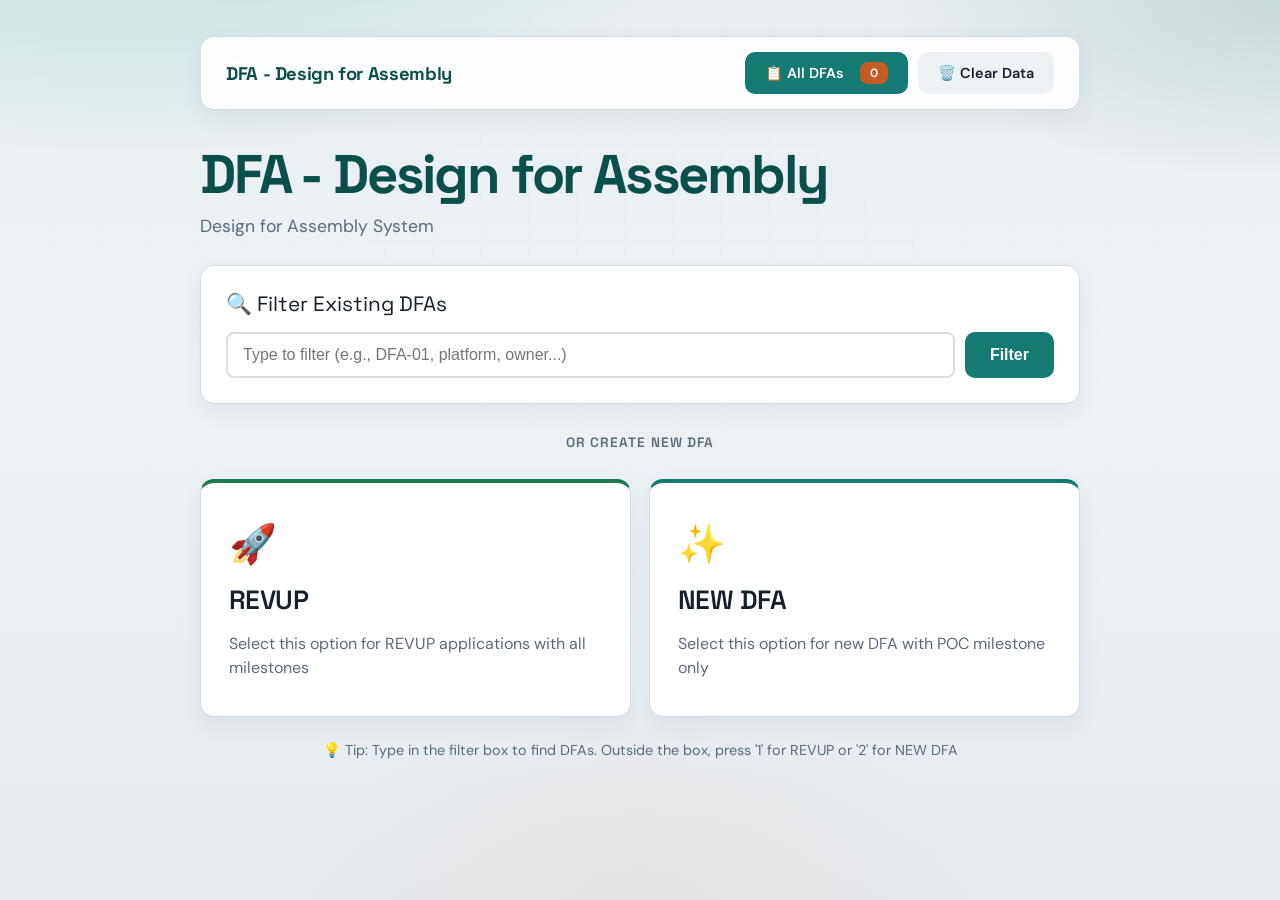
<file: index.html>
<!DOCTYPE html>
<html lang="en">
<head>
    <meta charset="UTF-8">
    <meta name="viewport" content="width=device-width, initial-scale=1.0">
    <link rel="preconnect" href="https://fonts.googleapis.com">
    <link rel="preconnect" href="https://fonts.gstatic.com" crossorigin>
    <link href="https://fonts.googleapis.com/css2?family=DM+Sans:ital,opsz,wght@0,9..40,400;0,9..40,500;0,9..40,600;0,9..40,700;1,9..40,400&family=Space+Grotesk:wght@500;600;700&display=swap" rel="stylesheet">
    <link rel="stylesheet" href="theme.css">

    <title>DFA - Design for Assembly</title>
    
    <style>
        * {
            margin: 0;
            padding: 0;
            box-sizing: border-box;
        }

        body {
            font-family: 'DM Sans', sans-serif;
            background: linear-gradient(145deg, #083B37 0%, #147A72 55%, #1A9B8E 100%);
            min-height: 100vh;
            display: flex;
            justify-content: center;
            align-items: center;
            padding: 20px;
        }

        .container {
            max-width: 900px;
            width: 100%;
        }

        /* Top Navigation Bar */
        .top-nav {
            background: white;
            padding: 15px 25px;
            border-radius: 15px;
            margin-bottom: 20px;
            box-shadow: 0 5px 15px rgba(0, 0, 0, 0.2);
            display: flex;
            justify-content: space-between;
            align-items: center;
            animation: fadeInDown 0.6s ease;
        }

        .nav-brand {
            font-size: 1.2rem;
            font-weight: 700;
            color: #147A72;
            display: flex;
            align-items: center;
            gap: 8px;
        }

        .nav-buttons {
            display: flex;
            gap: 10px;
        }

        .nav-btn {
            padding: 10px 20px;
            background: #147A72;
            color: white;
            border: none;
            border-radius: 8px;
            cursor: pointer;
            font-weight: 600;
            font-size: 0.9rem;
            transition: all 0.3s ease;
            display: inline-flex;
            align-items: center;
            gap: 8px;
            text-decoration: none;
        }

        .nav-btn:hover {
            background: #0F6660;
            transform: translateY(-2px);
            box-shadow: 0 5px 15px rgba(20, 122, 114, 0.3);
        }

        .nav-btn.secondary {
            background: #f1f1f1;
            color: #333;
        }

        .nav-btn.secondary:hover {
            background: #e0e0e0;
        }

        .header {
            text-align: center;
            color: white;
            margin-bottom: 50px;
            animation: fadeInDown 0.8s ease;
        }

        .header h1 {
            font-size: 3rem;
            margin-bottom: 10px;
            text-shadow: 2px 2px 4px rgba(0, 0, 0, 0.3);
        }

        .subtitle {
            font-size: 1.2rem;
            opacity: 0.9;
        }

        /* Search Section */
        .search-section {
            background: white;
            padding: 25px;
            border-radius: 15px;
            margin-bottom: 30px;
            box-shadow: 0 10px 30px rgba(0, 0, 0, 0.2);
            animation: fadeInDown 0.6s ease;
        }

        .search-title {
            font-size: 1.3rem;
            color: #333;
            margin-bottom: 15px;
            display: flex;
            align-items: center;
            gap: 10px;
        }

        .search-container {
            display: flex;
            gap: 10px;
        }

        .search-input {
            flex: 1;
            padding: 12px 15px;
            border: 2px solid #ddd;
            border-radius: 8px;
            font-size: 1rem;
            transition: all 0.3s ease;
        }

        .search-input:focus {
            outline: none;
            border-color: #147A72;
            box-shadow: 0 0 0 3px rgba(20, 122, 114, 0.1);
        }

        .search-btn {
            padding: 12px 25px;
            background: #147A72;
            color: white;
            border: none;
            border-radius: 8px;
            font-size: 1rem;
            font-weight: 600;
            cursor: pointer;
            transition: all 0.3s ease;
        }

        .search-btn:hover {
            background: #0F6660;
            transform: translateY(-2px);
        }

        .search-result {
            margin-top: 15px;
            padding: 15px;
            background: #f8f9fa;
            border-radius: 8px;
            display: none;
        }

        .search-result.show {
            display: block;
            animation: fadeIn 0.3s ease;
        }

        .search-result.error {
            background: #fee;
            color: #c33;
        }

        .search-result.success {
            background: #efe;
            color: #363;
        }

        .filter-results {
            margin-top: 14px;
            display: none;
            max-height: 320px;
            overflow-y: auto;
            border: 1px solid #D3DBE3;
            border-radius: 10px;
            background: #fff;
        }

        .filter-results.show {
            display: block;
        }

        .filter-meta {
            padding: 10px 14px;
            font-size: 0.85rem;
            color: #5C6B7A;
            border-bottom: 1px solid #E8EEF0;
            background: #F7F9FA;
        }

        .filter-item {
            display: flex;
            align-items: center;
            justify-content: space-between;
            gap: 12px;
            padding: 12px 14px;
            border-bottom: 1px solid #EEF2F4;
            cursor: pointer;
            transition: background 0.15s ease;
        }

        .filter-item:last-child {
            border-bottom: none;
        }

        .filter-item:hover {
            background: #E6F5F3;
        }

        .filter-item-main {
            min-width: 0;
        }

        .filter-item-id {
            font-weight: 700;
            color: #0B4F4A;
            font-family: 'Space Grotesk', sans-serif;
        }

        .filter-item-meta {
            font-size: 0.82rem;
            color: #5C6B7A;
            margin-top: 2px;
        }

        .filter-type {
            flex-shrink: 0;
            padding: 4px 10px;
            border-radius: 999px;
            font-size: 0.75rem;
            font-weight: 700;
        }

        .filter-type.revup {
            background: #E6F5ED;
            color: #1B7A4E;
        }

        .filter-type.newdfa {
            background: #E6F5F3;
            color: #0B4F4A;
        }

        .filter-empty {
            padding: 16px 14px;
            color: #5C6B7A;
            font-size: 0.9rem;
        }

        .divider {
            text-align: center;
            color: white;
            margin: 30px 0;
            font-size: 1.1rem;
            font-weight: 600;
        }

        .selection-container {
            display: grid;
            grid-template-columns: repeat(auto-fit, minmax(300px, 1fr));
            gap: 30px;
            padding: 20px;
        }

        .selection-card {
            background: white;
            border-radius: 15px;
            padding: 40px 30px;
            text-align: center;
            cursor: pointer;
            transition: all 0.3s ease;
            box-shadow: 0 10px 30px rgba(0, 0, 0, 0.2);
            animation: fadeInUp 0.8s ease;
            position: relative;
            overflow: hidden;
        }

        .selection-card::before {
            content: '';
            position: absolute;
            top: 0;
            left: -100%;
            width: 100%;
            height: 100%;
            background: linear-gradient(90deg, transparent, rgba(255, 255, 255, 0.3), transparent);
            transition: left 0.5s;
        }

        .selection-card:hover::before {
            left: 100%;
        }

        .selection-card:hover {
            transform: translateY(-10px);
            box-shadow: 0 15px 40px rgba(0, 0, 0, 0.3);
        }

        .selection-card:active {
            transform: translateY(-5px) scale(0.98);
        }

        .icon {
            font-size: 4rem;
            margin-bottom: 20px;
            animation: bounce 2s infinite;
        }

        .selection-card:nth-child(1) .icon {
            animation-delay: 0s;
        }

        .selection-card:nth-child(2) .icon {
            animation-delay: 0.2s;
        }

        .selection-card h2 {
            color: #333;
            font-size: 2rem;
            margin-bottom: 15px;
            font-weight: 600;
        }

        .selection-card p {
            color: #666;
            font-size: 1rem;
            line-height: 1.5;
        }

        .revup-card {
            border-top: 5px solid #1B7A4E;
        }

        .newdfa-card {
            border-top: 5px solid #147A72;
        }

        /* Animations */
        @keyframes fadeInDown {
            from {
                opacity: 0;
                transform: translateY(-30px);
            }
            to {
                opacity: 1;
                transform: translateY(0);
            }
        }

        @keyframes fadeInUp {
            from {
                opacity: 0;
                transform: translateY(30px);
            }
            to {
                opacity: 1;
                transform: translateY(0);
            }
        }

        @keyframes fadeIn {
            from { opacity: 0; }
            to { opacity: 1; }
        }

        @keyframes bounce {
            0%, 20%, 50%, 80%, 100% {
                transform: translateY(0);
            }
            40% {
                transform: translateY(-10px);
            }
            60% {
                transform: translateY(-5px);
            }
        }

        /* Loading overlay */
        .loading-overlay {
            position: fixed;
            top: 0;
            left: 0;
            width: 100%;
            height: 100%;
            background: rgba(0, 0, 0, 0.8);
            display: none;
            justify-content: center;
            align-items: center;
            z-index: 1000;
            flex-direction: column;
            gap: 20px;
        }

        .loading-overlay.active {
            display: flex;
        }

        .spinner {
            width: 50px;
            height: 50px;
            border: 5px solid #f3f3f3;
            border-top: 5px solid #147A72;
            border-radius: 50%;
            animation: spin 1s linear infinite;
        }

        .loading-text {
            color: white;
            font-size: 1.2rem;
        }

        @keyframes spin {
            0% { transform: rotate(0deg); }
            100% { transform: rotate(360deg); }
        }

        .keyboard-hint {
            text-align: center;
            color: white;
            margin-top: 30px;
            font-size: 0.9rem;
            opacity: 0.7;
        }

        /* Responsive Design */
        @media (max-width: 768px) {
            .header h1 {
                font-size: 2rem;
            }
            
            .subtitle {
                font-size: 1rem;
            }
            
            .selection-container {
                grid-template-columns: 1fr;
                gap: 20px;
            }

            .selection-card {
                padding: 30px 20px;
            }

            .icon {
                font-size: 3rem;
            }

            .selection-card h2 {
                font-size: 1.5rem;
            }

            .search-container {
                flex-direction: column;
            }

            .top-nav {
                flex-direction: column;
                gap: 15px;
                align-items: stretch;
            }

            .nav-buttons {
                flex-direction: column;
            }

            .nav-btn {
                width: 100%;
                justify-content: center;
            }
        }

        /* Stats Badge */
        .stats-badge {
            background: #ff9800;
            color: white;
            padding: 3px 10px;
            border-radius: 12px;
            font-size: 0.75rem;
            font-weight: 600;
            margin-left: 8px;
        }
    

        /* Index — brand-first selection hub */
        body { padding: 24px 20px 40px !important; display: block !important; }
        .container { max-width: 880px; margin: 0 auto; padding-top: 12px; }
        .top-nav {
            background: rgba(255,255,255,0.92) !important; backdrop-filter: blur(10px);
            border: 1px solid #D3DBE3; border-radius: 14px !important;
            box-shadow: 0 8px 24px rgba(21,32,43,0.06) !important;
            animation: dfa-nav-in 0.5s cubic-bezier(0.22, 1, 0.36, 1) both;
        }
        .nav-brand {
            font-family: 'Space Grotesk', sans-serif !important; font-size: 1.15rem !important;
            color: #0B4F4A !important; letter-spacing: -0.02em;
        }
        .nav-btn { background: #147A72 !important; border-radius: 10px !important; font-family: 'DM Sans', sans-serif; }
        .nav-btn:hover { background: #0F6660 !important; box-shadow: 0 6px 16px rgba(20,122,114,0.25) !important; }
        .nav-btn.secondary { background: #EEF2F4 !important; color: #15202B !important; }
        .nav-btn.secondary:hover { background: #D3DBE3 !important; }
        .stats-badge { background: #C45C26 !important; border-radius: 8px !important; }
        .header {
            color: #15202B !important; text-align: left !important; margin: 36px 0 28px !important;
            animation: dfa-rise 0.55s cubic-bezier(0.22, 1, 0.36, 1) 0.05s both;
        }
        .header h1 {
            font-family: 'Space Grotesk', sans-serif !important;
            font-size: clamp(2.4rem, 6vw, 3.4rem) !important; color: #0B4F4A !important;
            text-shadow: none !important; letter-spacing: -0.04em; line-height: 1.05; margin-bottom: 12px !important;
        }
        .subtitle { font-size: 1.1rem !important; color: #5C6B7A !important; opacity: 1 !important; max-width: 36ch; }
        .search-section {
            border-radius: 14px !important; border: 1px solid #D3DBE3;
            box-shadow: 0 8px 24px rgba(21,32,43,0.06) !important;
            animation: dfa-rise 0.55s cubic-bezier(0.22, 1, 0.36, 1) 0.12s both;
        }
        .search-title { font-family: 'Space Grotesk', sans-serif; color: #15202B !important; }
        .search-input:focus { border-color: #147A72 !important; box-shadow: 0 0 0 3px rgba(20,122,114,0.12) !important; }
        .search-btn { background: #147A72 !important; border-radius: 10px !important; }
        .search-btn:hover { background: #0F6660 !important; }
        .divider {
            color: #5C6B7A !important; font-family: 'Space Grotesk', sans-serif;
            font-size: 0.85rem !important; letter-spacing: 0.08em; text-transform: uppercase;
            margin: 28px 0 !important; animation: dfa-fade 0.6s ease 0.2s both;
        }
        .selection-container { padding: 0 !important; gap: 18px !important; animation: dfa-rise 0.55s cubic-bezier(0.22, 1, 0.36, 1) 0.2s both; }
        .selection-card {
            border-radius: 14px !important; box-shadow: 0 8px 24px rgba(21,32,43,0.06) !important;
            border: 1px solid #D3DBE3; padding: 36px 28px !important; text-align: left !important;
        }
        .selection-card::before { display: none; }
        .selection-card:hover {
            transform: translateY(-4px) !important; border-color: #147A72;
            box-shadow: 0 14px 32px rgba(21,32,43,0.1) !important;
        }
        .revup-card { border-top: 4px solid #1B7A4E !important; }
        .newdfa-card { border-top: 4px solid #147A72 !important; }
        .selection-card h2 { font-family: 'Space Grotesk', sans-serif !important; color: #15202B !important; font-size: 1.65rem !important; }
        .selection-card p { color: #5C6B7A !important; }
        .icon { animation: none !important; font-size: 2.4rem !important; margin-bottom: 14px !important; }
        .keyboard-hint { color: #5C6B7A !important; opacity: 1 !important; margin-top: 24px !important; animation: dfa-fade 0.6s ease 0.35s both; }
        .spinner { border-top-color: #147A72 !important; }
        @media (max-width: 768px) {
            .header { text-align: center !important; }
            .header h1 { font-size: 2.2rem !important; }
            .subtitle { margin: 0 auto; }
        }

</style>
</head>
<body>
    <div class="container">
        <!-- Top Navigation -->
        <div class="top-nav">
            <div class="nav-brand">
                DFA - Design for Assembly
            </div>
            <div class="nav-buttons">
                <a href="all-dfas.html" class="nav-btn">
                    📋 All DFAs
                    <span class="stats-badge" id="dfaCountBadge">0</span>
                </a>
                <button class="nav-btn secondary" onclick="clearData()">
                    🗑️ Clear Data
                </button>
            </div>
        </div>

        <div class="header">
            <h1>DFA - Design for Assembly</h1>
            <p class="subtitle">Design for Assembly System</p>
        </div>

        <!-- Search Section -->
        <div class="search-section">
            <div class="search-title">
                🔍 Filter Existing DFAs
            </div>
            <div class="search-container">
                <input 
                    type="text" 
                    class="search-input" 
                    id="searchInput" 
                    placeholder="Type to filter (e.g., DFA-01, platform, owner...)"
                    autocomplete="off"
                    oninput="filterDFAs()"
                >
                <button class="search-btn" type="button" onclick="filterDFAs()">Filter</button>
            </div>
            <div class="filter-results" id="filterResults"></div>
            <div class="search-result" id="searchResult"></div>
        </div>

        <div class="divider">OR CREATE NEW DFA</div>
        
        <div class="selection-container">
            <div class="selection-card revup-card" onclick="navigateTo('revup')">
                <div class="icon">🚀</div>
                <h2>REVUP</h2>
                <p>Select this option for REVUP applications with all milestones</p>
            </div>
            
            <div class="selection-card newdfa-card" onclick="navigateTo('newdfa')">
                <div class="icon">✨</div>
                <h2>NEW DFA</h2>
                <p>Select this option for new DFA with POC milestone only</p>
            </div>
        </div>

        <div class="keyboard-hint">
            💡 Tip: Type in the filter box to find DFAs. Outside the box, press '1' for REVUP or '2' for NEW DFA
        </div>
    </div>

    <div class="loading-overlay" id="loadingOverlay">
        <div class="spinner"></div>
        <div class="loading-text">Initializing...</div>
    </div>

    <script>
        // Generate unique DFA ID
        function generateDFAId() {
            const year = new Date().getFullYear();
            const timestamp = Date.now();
            const random = Math.floor(Math.random() * 1000).toString().padStart(3, '0');
            return `DFA-${year}-${random}-${timestamp.toString().slice(-6)}`;
        }

        // Initialize DFA data structure
        function initializeDFAData() {
            if (!localStorage.getItem('dfaList')) {
                localStorage.setItem('dfaList', JSON.stringify([]));
            }
            updateDFACount();
        }

        // Update DFA count badge
        function updateDFACount() {
            const allDFAData = JSON.parse(localStorage.getItem('allDFAData') || '{}');
            const count = Object.keys(allDFAData).length;
            document.getElementById('dfaCountBadge').textContent = count;
        }

        // Create new DFA
        function createNewDFA(applicationType) {
            const dfaId = generateDFAId();
            const dfaData = {
                dfaId: dfaId,
                metadata: {
                    createdAt: new Date().toISOString(),
                    lastUpdated: new Date().toISOString(),
                    currentStep: 0,
                    completedSteps: [],
                    applicationType: applicationType,
                    status: 'in-progress'
                },
                selection: {
                    type: applicationType,
                    selectedAt: new Date().toISOString()
                },
                revup: {},
                pfd: {},
                amr: {},
                facilityAnalysis: [],
                report: {}
            };

            localStorage.setItem('currentDFA', JSON.stringify(dfaData));

            const dfaList = JSON.parse(localStorage.getItem('dfaList') || '[]');
            dfaList.push({
                dfaId: dfaId,
                applicationType: applicationType,
                createdAt: dfaData.metadata.createdAt,
                status: 'in-progress'
            });
            localStorage.setItem('dfaList', JSON.stringify(dfaList));

            console.log('New DFA created:', dfaId);
            return dfaId;
        }

        function getAllStoredDFAs() {
            const allDFAs = JSON.parse(localStorage.getItem('allDFAData') || '{}');
            return Object.values(allDFAs).sort(function(a, b) {
                return new Date(b.metadata && b.metadata.createdAt || 0) - new Date(a.metadata && a.metadata.createdAt || 0);
            });
        }

        function dfaMatchesQuery(dfa, query) {
            if (!query) return true;
            const src = dfa.revup || dfa.newdfa || {};
            const haystack = [
                dfa.dfaId,
                dfa.metadata && dfa.metadata.applicationType,
                dfa.metadata && dfa.metadata.status,
                src.platform,
                src.swimlanes,
                src.dfaOwner,
                src.tcNumber,
                src.tcDescription,
                src.milestone,
                src.versionNumber
            ].filter(Boolean).join(' ').toLowerCase();
            return haystack.includes(query);
        }

        function filterDFAs() {
            const searchInput = document.getElementById('searchInput');
            const filterResults = document.getElementById('filterResults');
            const searchResult = document.getElementById('searchResult');
            const query = (searchInput.value || '').trim().toLowerCase();

            searchResult.className = 'search-result';
            searchResult.innerHTML = '';

            if (!query) {
                filterResults.className = 'filter-results';
                filterResults.innerHTML = '';
                return;
            }

            const matches = getAllStoredDFAs().filter(function(dfa) {
                return dfaMatchesQuery(dfa, query);
            });

            filterResults.className = 'filter-results show';
            if (!matches.length) {
                filterResults.innerHTML = `<div class="filter-empty">No DFAs match “${escapeHtml(searchInput.value.trim())}”</div>`;
                return;
            }

            const rows = matches.map(function(dfa) {
                const type = (dfa.metadata && dfa.metadata.applicationType) || 'newdfa';
                const src = dfa.revup || dfa.newdfa || {};
                const status = (dfa.metadata && dfa.metadata.status) || 'in-progress';
                const platform = src.platform || '—';
                const owner = src.dfaOwner || '—';
                const typeLabel = type === 'revup' ? 'REVUP' : 'NEW DFA';
                const typeClass = type === 'revup' ? 'revup' : 'newdfa';
                const safeId = String(dfa.dfaId).replace(/'/g, "\\'");
                return `
                    <div class="filter-item" onclick="loadDFA('${safeId}')" title="Open this DFA">
                        <div class="filter-item-main">
                            <div class="filter-item-id">${escapeHtml(dfa.dfaId)}</div>
                            <div class="filter-item-meta">${escapeHtml(platform)} · ${escapeHtml(owner)} · ${escapeHtml(status)}</div>
                        </div>
                        <span class="filter-type ${typeClass}">${typeLabel}</span>
                    </div>
                `;
            }).join('');

            filterResults.innerHTML = `
                <div class="filter-meta">${matches.length} match${matches.length === 1 ? '' : 'es'} for “${escapeHtml(searchInput.value.trim())}”</div>
                ${rows}
            `;
        }

        function escapeHtml(value) {
            return String(value || '')
                .replace(/&/g, '&amp;')
                .replace(/</g, '&lt;')
                .replace(/>/g, '&gt;')
                .replace(/"/g, '&quot;');
        }

        function loadDFA(dfaId) {
            const allDFAs = JSON.parse(localStorage.getItem('allDFAData') || '{}');
            const dfaData = allDFAs[dfaId];
            
            if (dfaData) {
                localStorage.setItem('currentDFA', JSON.stringify(dfaData));
                window.location.href = 'report.html';
            }
        }

        window.addEventListener('load', function() {
            initializeDFAData();
        });

        function navigateTo(selection) {
            const card = event.currentTarget;
            card.style.transform = 'scale(0.95)';
            
            const overlay = document.getElementById('loadingOverlay');
            overlay.classList.add('active');
            
            createNewDFA(selection);
            
            setTimeout(() => {
                if (selection === 'revup') {
                    window.location.href = 'revup.html';
                } else if (selection === 'newdfa') {
                    window.location.href = 'newdfa.html';
                }
            }, 800);
        }

        function isTypingInField() {
            const el = document.activeElement;
            if (!el) return false;
            const tag = (el.tagName || '').toLowerCase();
            return tag === 'input' || tag === 'textarea' || tag === 'select' || el.isContentEditable;
        }

        // Keyboard navigation — ignore while typing in search/filter
        document.addEventListener('keydown', (e) => {
            if (isTypingInField()) {
                if (e.key === 'Enter' && document.activeElement.id === 'searchInput') {
                    e.preventDefault();
                    filterDFAs();
                }
                return;
            }
            if (e.key === '1') {
                document.querySelector('.revup-card').click();
            } else if (e.key === '2') {
                document.querySelector('.newdfa-card').click();
            }
        });

        function clearData() {
            const count = Object.keys(JSON.parse(localStorage.getItem('allDFAData') || '{}')).length;
            
            if (count === 0) {
                alert('No data to clear');
                return;
            }

            if (confirm(`Are you sure you want to clear all ${count} DFA(s)? This action cannot be undone.`)) {
                localStorage.removeItem('allDFAData');
                localStorage.removeItem('dfaList');
                localStorage.removeItem('currentDFA');
                initializeDFAData();
                alert('✓ All data cleared successfully!');
                updateDFACount();
            }
        }
    </script>
</body>
</html>
</file>
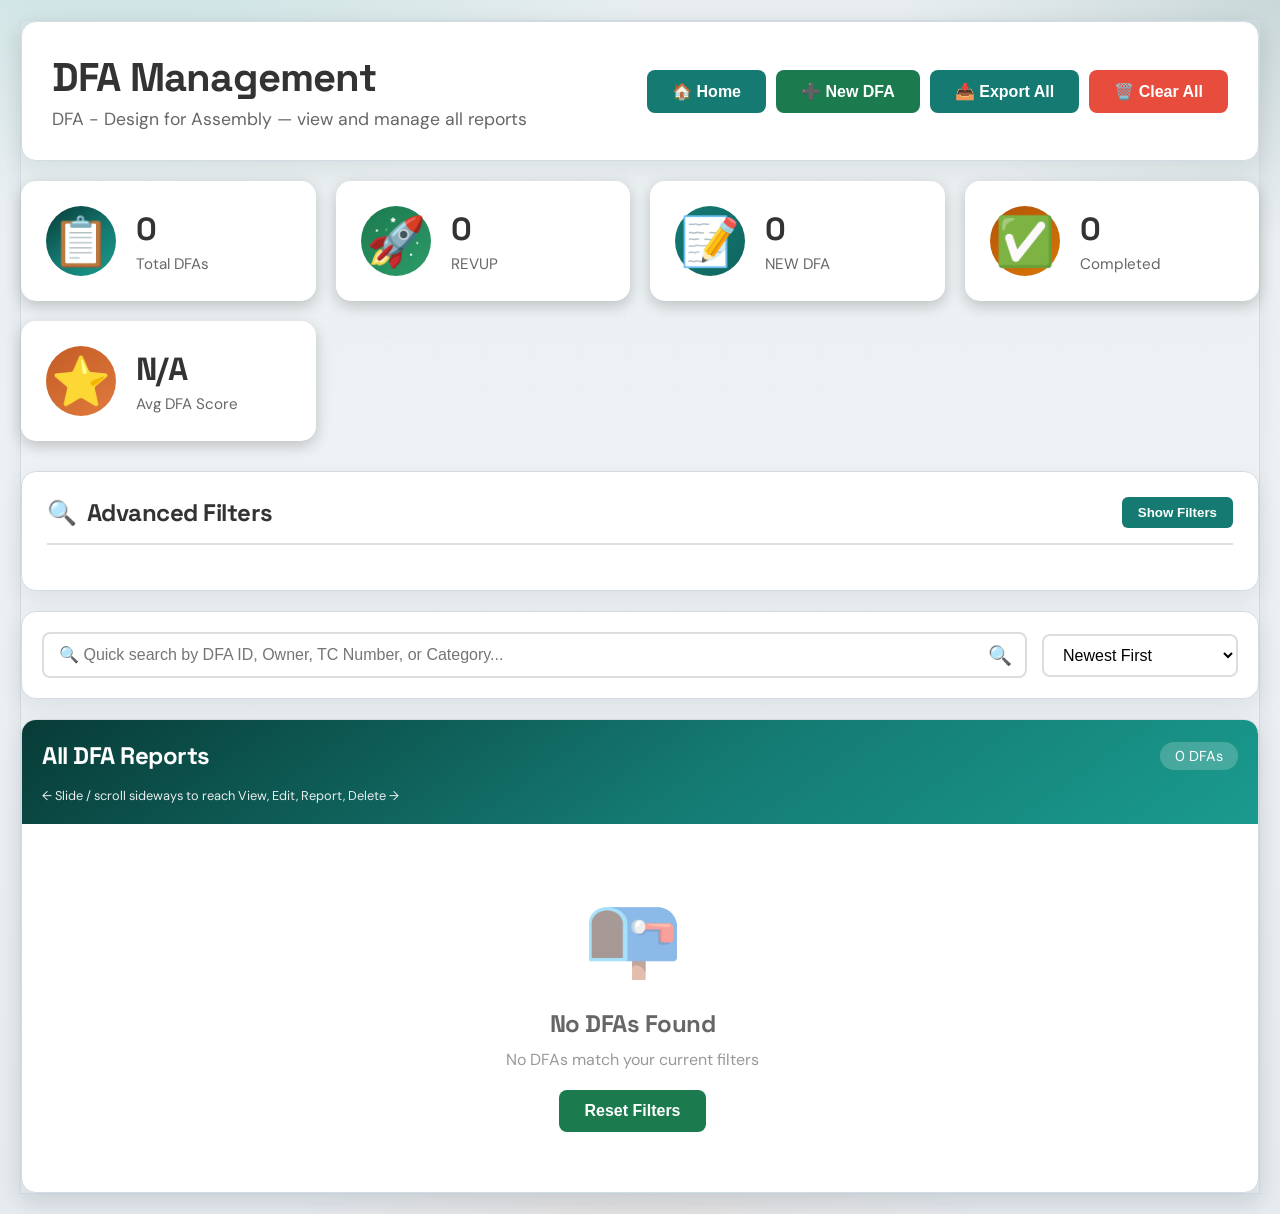
<file: all-dfas.html>
<!DOCTYPE html>
<html lang="en">
<head>
    <meta charset="UTF-8">
    <meta name="viewport" content="width=device-width, initial-scale=1.0">
    <link rel="preconnect" href="https://fonts.googleapis.com">
    <link rel="preconnect" href="https://fonts.gstatic.com" crossorigin>
    <link href="https://fonts.googleapis.com/css2?family=DM+Sans:ital,opsz,wght@0,9..40,400;0,9..40,500;0,9..40,600;0,9..40,700;1,9..40,400&family=Space+Grotesk:wght@500;600;700&display=swap" rel="stylesheet">
    <link rel="stylesheet" href="theme.css">

    <title>DFA - Design for Assembly | All DFAs</title>
    
    <style>
        * {
            margin: 0;
            padding: 0;
            box-sizing: border-box;
        }

        body {
            font-family: 'DM Sans', sans-serif;
            background: linear-gradient(145deg, #083B37 0%, #147A72 55%, #1A9B8E 100%);
            min-height: 100vh;
            padding: 20px;
        }

        .container {
            max-width: 1800px;
            margin: 0 auto;
        }

        .header {
            background: white;
            padding: 30px;
            border-radius: 15px;
            margin-bottom: 20px;
            box-shadow: 0 5px 15px rgba(0, 0, 0, 0.2);
            display: flex;
            justify-content: space-between;
            align-items: center;
            flex-wrap: wrap;
            gap: 20px;
        }

        .header-left h1 {
            font-size: 2.5rem;
            color: #333;
            margin-bottom: 5px;
        }

        .header-left p {
            color: #666;
            font-size: 1.1rem;
        }

        .header-right {
            display: flex;
            gap: 10px;
        }

        .btn {
            padding: 12px 25px;
            border: none;
            border-radius: 8px;
            font-size: 1rem;
            font-weight: 600;
            cursor: pointer;
            transition: all 0.3s ease;
            display: inline-flex;
            align-items: center;
            gap: 8px;
        }

        .btn-home {
            background: #147A72;
            color: white;
        }

        .btn-home:hover {
            background: #0F6660;
            transform: translateY(-2px);
        }

        .btn-new {
            background: #1B7A4E;
            color: white;
        }

        .btn-new:hover {
            background: #166B44;
            transform: translateY(-2px);
        }

        .btn-export {
            background: #147A72;
            color: white;
        }

        .btn-export:hover {
            background: #0B4F4A;
        }

        .btn-clear {
            background: #e74c3c;
            color: white;
        }

        .btn-clear:hover {
            background: #c0392b;
        }

        .stats-container {
            display: grid;
            grid-template-columns: repeat(auto-fit, minmax(250px, 1fr));
            gap: 20px;
            margin-bottom: 30px;
        }

        .stat-card {
            background: white;
            padding: 25px;
            border-radius: 15px;
            box-shadow: 0 5px 15px rgba(0, 0, 0, 0.2);
            display: flex;
            align-items: center;
            gap: 20px;
            transition: all 0.3s ease;
        }

        .stat-card:hover {
            transform: translateY(-5px);
            box-shadow: 0 8px 20px rgba(0, 0, 0, 0.3);
        }

        .stat-icon {
            font-size: 3rem;
            width: 70px;
            height: 70px;
            display: flex;
            align-items: center;
            justify-content: center;
            border-radius: 50%;
        }

        .stat-icon.total {
            background: linear-gradient(145deg, #083B37 0%, #147A72 55%, #1A9B8E 100%);
        }

        .stat-icon.revup {
            background: linear-gradient(145deg, #1B7A4E 0%, #2D9B6A 100%);
        }

        .stat-icon.applicable {
            background: linear-gradient(135deg, #147A72 0%, #0F6660 100%);
        }

        .stat-icon.completed {
            background: linear-gradient(145deg, #B45309 0%, #D97706 100%);
        }

        .stat-icon.avg-score {
            background: linear-gradient(145deg, #C45C26 0%, #E07A3D 100%);
        }

        .stat-info h3 {
            font-size: 2rem;
            color: #333;
            margin-bottom: 5px;
        }

        .stat-info p {
            color: #666;
            font-size: 0.95rem;
        }

        /* Advanced Filters Section */
        .filters-section {
            background: white;
            padding: 25px;
            border-radius: 15px;
            margin-bottom: 20px;
            box-shadow: 0 5px 15px rgba(0, 0, 0, 0.2);
        }

        .filters-header {
            display: flex;
            justify-content: space-between;
            align-items: center;
            margin-bottom: 20px;
            padding-bottom: 15px;
            border-bottom: 2px solid #e0e0e0;
        }

        .filters-header h2 {
            font-size: 1.5rem;
            color: #333;
            display: flex;
            align-items: center;
            gap: 10px;
        }

        .filter-toggle-btn {
            padding: 8px 16px;
            background: #147A72;
            color: white;
            border: none;
            border-radius: 6px;
            cursor: pointer;
            font-weight: 600;
            transition: all 0.3s ease;
        }

        .filter-toggle-btn:hover {
            background: #0F6660;
        }

        .filters-grid {
            display: grid;
            grid-template-columns: repeat(auto-fit, minmax(250px, 1fr));
            gap: 20px;
            margin-bottom: 20px;
        }

        .filter-group {
            display: flex;
            flex-direction: column;
            gap: 8px;
        }

        .filter-label {
            font-weight: 600;
            color: #333;
            font-size: 0.9rem;
            display: flex;
            align-items: center;
            gap: 6px;
        }

        .filter-input,
        .filter-select {
            padding: 10px 12px;
            border: 2px solid #ddd;
            border-radius: 8px;
            font-size: 0.95rem;
            transition: all 0.3s ease;
            background: white;
        }

        .filter-input:focus,
        .filter-select:focus {
            outline: none;
            border-color: #147A72;
            box-shadow: 0 0 0 3px rgba(20, 122, 114, 0.1);
        }

        .filter-input::placeholder {
            color: #999;
        }

        .quick-filters {
            display: flex;
            gap: 10px;
            flex-wrap: wrap;
            margin-bottom: 20px;
        }

        .quick-filter-btn {
            padding: 8px 16px;
            border: 2px solid #ddd;
            background: white;
            border-radius: 20px;
            cursor: pointer;
            transition: all 0.3s ease;
            font-weight: 600;
            font-size: 0.9rem;
        }

        .quick-filter-btn:hover {
            border-color: #147A72;
            color: #147A72;
        }

        .quick-filter-btn.active {
            background: #147A72;
            color: white;
            border-color: #147A72;
        }

        .filter-actions {
            display: flex;
            gap: 10px;
            justify-content: flex-end;
        }

        .btn-apply-filter {
            background: #1B7A4E;
            color: white;
        }

        .btn-apply-filter:hover {
            background: #166B44;
        }

        .btn-reset-filter {
            background: #f1f1f1;
            color: #333;
        }

        .btn-reset-filter:hover {
            background: #e0e0e0;
        }

        .active-filters {
            display: flex;
            gap: 10px;
            flex-wrap: wrap;
            margin-top: 15px;
            padding-top: 15px;
            border-top: 2px solid #e0e0e0;
        }

        .active-filter-tag {
            display: inline-flex;
            align-items: center;
            gap: 8px;
            padding: 6px 12px;
            background: linear-gradient(145deg, #083B37 0%, #147A72 55%, #1A9B8E 100%);
            color: white;
            border-radius: 20px;
            font-size: 0.85rem;
            font-weight: 600;
        }

        .active-filter-tag .remove-filter {
            cursor: pointer;
            font-weight: bold;
            font-size: 1.1rem;
            transition: transform 0.2s ease;
        }

        .active-filter-tag .remove-filter:hover {
            transform: scale(1.2);
        }

        .date-range-group {
            display: grid;
            grid-template-columns: 1fr 1fr;
            gap: 10px;
        }

        .controls-section {
            background: white;
            padding: 20px;
            border-radius: 15px;
            margin-bottom: 20px;
            box-shadow: 0 5px 15px rgba(0, 0, 0, 0.2);
        }

        .controls-row {
            display: flex;
            gap: 15px;
            flex-wrap: wrap;
            align-items: center;
        }

        .search-box {
            flex: 1;
            min-width: 250px;
            position: relative;
        }

        .search-box input {
            width: 100%;
            padding: 12px 45px 12px 15px;
            border: 2px solid #ddd;
            border-radius: 8px;
            font-size: 1rem;
            transition: all 0.3s ease;
        }

        .search-box input:focus {
            outline: none;
            border-color: #147A72;
            box-shadow: 0 0 0 3px rgba(20, 122, 114, 0.1);
        }

        .search-icon {
            position: absolute;
            right: 15px;
            top: 50%;
            transform: translateY(-50%);
            font-size: 1.2rem;
            color: #999;
        }

        .sort-select {
            padding: 10px 15px;
            border: 2px solid #ddd;
            border-radius: 8px;
            font-size: 1rem;
            cursor: pointer;
            background: white;
        }

        .table-container {
            background: white;
            border-radius: 15px;
            box-shadow: 0 5px 15px rgba(0, 0, 0, 0.2);
            overflow: hidden;
        }

        .table-header {
            background: linear-gradient(145deg, #083B37 0%, #147A72 55%, #1A9B8E 100%);
            color: white;
            padding: 20px;
            display: flex;
            justify-content: space-between;
            align-items: center;
            gap: 12px;
            flex-wrap: wrap;
        }

        .table-header h2 {
            font-size: 1.5rem;
        }

        .table-count {
            background: rgba(255, 255, 255, 0.2);
            padding: 5px 15px;
            border-radius: 20px;
            font-size: 0.9rem;
        }

        .table-scroll-hint {
            width: 100%;
            font-size: 0.8rem;
            opacity: 0.9;
            margin-top: 4px;
        }

        /* Horizontal slide/scroll so Actions (Edit/View/…) stay reachable */
        .table-scroll {
            width: 100%;
            overflow-x: auto;
            overflow-y: visible;
            -webkit-overflow-scrolling: touch;
            overscroll-behavior-x: contain;
            scrollbar-gutter: stable;
        }

        .table-scroll::-webkit-scrollbar {
            height: 10px;
        }

        .table-scroll::-webkit-scrollbar-track {
            background: #EEF2F4;
        }

        .table-scroll::-webkit-scrollbar-thumb {
            background: #147A72;
            border-radius: 8px;
        }

        table {
            width: max-content;
            min-width: 1100px;
            border-collapse: separate;
            border-spacing: 0;
        }

        th, td {
            white-space: nowrap;
        }

        td.step-scores-cell {
            white-space: normal;
            min-width: 140px;
        }

        th.actions-col,
        td.actions-col {
            position: sticky;
            right: 0;
            z-index: 3;
            background: #fff;
            box-shadow: -6px 0 12px rgba(21, 32, 43, 0.08);
            min-width: 300px;
        }

        thead th.actions-col {
            background: #f8f9fa;
            z-index: 4;
        }

        th.dfa-id-col,
        td.dfa-id-col {
            position: sticky;
            left: 0;
            z-index: 2;
            background: #fff;
            box-shadow: 4px 0 10px rgba(21, 32, 43, 0.06);
        }

        thead th.dfa-id-col {
            background: #f8f9fa;
            z-index: 4;
        }

        thead {
            background: #f8f9fa;
        }

        th {
            padding: 15px;
            text-align: left;
            font-weight: 600;
            color: #333;
            border-bottom: 2px solid #e0e0e0;
            cursor: pointer;
            user-select: none;
            position: relative;
        }

        th:hover {
            background: #e9ecef;
        }

        th.sortable::after {
            content: '⇅';
            position: absolute;
            right: 10px;
            opacity: 0.3;
        }

        th.sorted-asc::after {
            content: '↑';
            opacity: 1;
        }

        th.sorted-desc::after {
            content: '↓';
            opacity: 1;
        }

        td {
            padding: 15px;
            border-bottom: 1px solid #f0f0f0;
            color: #666;
        }

        tbody tr {
            transition: all 0.3s ease;
        }

        tbody tr:hover {
            background: #f8f9fa;
        }

        .dfa-id-cell {
            font-weight: 600;
            color: #147A72;
            font-family: 'DM Sans', ui-monospace, monospace;
        }

        .type-badge {
            display: inline-block;
            padding: 5px 12px;
            border-radius: 20px;
            font-size: 0.85rem;
            font-weight: 600;
        }

        .type-badge.revup {
            background: #E6F5ED;
            color: #1B7A4E;
        }

        .type-badge.applicable {
            background: #E6F5F3;
            color: #147A72;
        }

        .status-badge {
            display: inline-block;
            padding: 5px 12px;
            border-radius: 20px;
            font-size: 0.85rem;
            font-weight: 600;
        }

        .status-badge.in-progress {
            background: #fff3e0;
            color: #ff9800;
        }

        .status-badge.completed {
            background: #E6F5ED;
            color: #1B7A4E;
        }

        .status-badge.draft {
            background: #f3e5f5;
            color: #0B4F4A;
        }

        .dfa-score-badge {
            display: inline-flex;
            align-items: center;
            gap: 5px;
            padding: 6px 14px;
            border-radius: 20px;
            font-size: 0.9rem;
            font-weight: 700;
            border: 2px solid;
        }

        .dfa-score-badge.excellent {
            background: #d4edda;
            color: #155724;
            border-color: #28a745;
        }

        .dfa-score-badge.good {
            background: #d1ecf1;
            color: #0c5460;
            border-color: #17a2b8;
        }

        .dfa-score-badge.average {
            background: #fff3cd;
            color: #856404;
            border-color: #ffc107;
        }

        .dfa-score-badge.poor {
            background: #f8d7da;
            color: #721c24;
            border-color: #dc3545;
        }

        .dfa-score-badge.not-calculated {
            background: #e2e3e5;
            color: #383d41;
            border-color: #6c757d;
        }

        .score-icon {
            font-size: 1.1rem;
        }

        .step-scores-container {
            display: flex;
            flex-direction: column;
            gap: 5px;
        }

        .step-score-item {
            display: flex;
            justify-content: space-between;
            align-items: center;
            padding: 4px 8px;
            background: #f8f9fa;
            border-radius: 4px;
            font-size: 0.8rem;
        }

        .step-score-label {
            color: #666;
            font-weight: 600;
        }

        .step-score-value {
            color: #147A72;
            font-weight: bold;
        }

        .action-buttons {
            display: flex;
            gap: 8px;
            flex-wrap: nowrap;
            align-items: center;
        }

        .action-buttons .action-btn {
            white-space: nowrap;
            flex-shrink: 0;
        }

        .action-btn {
            padding: 6px 12px;
            border: none;
            border-radius: 5px;
            cursor: pointer;
            font-size: 0.85rem;
            font-weight: 600;
            transition: all 0.3s ease;
        }

        .btn-view {
            background: #147A72;
            color: white;
        }

        .btn-view:hover {
            background: #0F6660;
        }

        .btn-edit {
            background: #ff9800;
            color: white;
        }

        .btn-edit:hover {
            background: #f57c00;
        }

        .btn-delete {
            background: #e74c3c;
            color: white;
        }

        .btn-delete:hover {
            background: #c0392b;
        }

        .btn-download {
            background: #147A72;
            color: white;
        }

        .btn-download:hover {
            background: #0B4F4A;
        }

        .empty-state {
            text-align: center;
            padding: 60px 20px;
        }

        .empty-state-icon {
            font-size: 5rem;
            margin-bottom: 20px;
            opacity: 0.5;
        }

        .empty-state h2 {
            color: #666;
            margin-bottom: 10px;
        }

        .empty-state p {
            color: #999;
            margin-bottom: 20px;
        }

        .modal {
            display: none;
            position: fixed;
            top: 0;
            left: 0;
            width: 100%;
            height: 100%;
            background: rgba(0, 0, 0, 0.7);
            z-index: 1000;
            justify-content: center;
            align-items: center;
        }

        .modal.show {
            display: flex;
        }

        .modal-content {
            background: white;
            padding: 30px;
            border-radius: 15px;
            max-width: 500px;
            width: 90%;
            box-shadow: 0 10px 40px rgba(0, 0, 0, 0.3);
        }

        .modal-header {
            margin-bottom: 20px;
        }

        .modal-header h2 {
            color: #333;
            margin-bottom: 10px;
        }

        .modal-body {
            margin-bottom: 20px;
            color: #666;
        }

        .modal-footer {
            display: flex;
            gap: 10px;
            justify-content: flex-end;
        }

        .btn-secondary {
            background: #f1f1f1;
            color: #333;
        }

        .btn-secondary:hover {
            background: #e0e0e0;
        }

        .loading-overlay {
            display: none;
            position: fixed;
            top: 0;
            left: 0;
            width: 100%;
            height: 100%;
            background: rgba(0, 0, 0, 0.8);
            z-index: 2000;
            justify-content: center;
            align-items: center;
            flex-direction: column;
            gap: 20px;
        }

        .loading-overlay.show {
            display: flex;
        }

        .spinner {
            width: 50px;
            height: 50px;
            border: 5px solid #f3f3f3;
            border-top: 5px solid #147A72;
            border-radius: 50%;
            animation: spin 1s linear infinite;
        }

        @keyframes spin {
            0% { transform: rotate(0deg); }
            100% { transform: rotate(360deg); }
        }

        .loading-text {
            color: white;
            font-size: 1.2rem;
        }

        .toast {
            position: fixed;
            top: 20px;
            right: 20px;
            background: #1B7A4E;
            color: white;
            padding: 15px 25px;
            border-radius: 8px;
            box-shadow: 0 5px 15px rgba(0, 0, 0, 0.3);
            display: none;
            z-index: 3000;
            animation: slideInRight 0.3s ease;
        }

        .toast.show {
            display: block;
        }

        .toast.error {
            background: #e74c3c;
        }

        @keyframes slideInRight {
            from {
                transform: translateX(400px);
                opacity: 0;
            }
            to {
                transform: translateX(0);
                opacity: 1;
            }
        }

        @media (max-width: 768px) {
            .header {
                flex-direction: column;
                align-items: stretch;
            }

            .header-right {
                flex-direction: column;
            }

            .btn {
                width: 100%;
                justify-content: center;
            }

            .controls-row {
                flex-direction: column;
            }

            .search-box {
                width: 100%;
            }

            .filters-grid {
                grid-template-columns: 1fr;
            }

            .date-range-group {
                grid-template-columns: 1fr;
            }

            table {
                font-size: 0.85rem;
            }

            th, td {
                padding: 10px 8px;
            }

            /* Keep action buttons in a row inside the sticky Actions column */
            .action-buttons {
                flex-direction: row;
                flex-wrap: nowrap;
            }

            .action-btn {
                width: auto;
            }

            .table-scroll {
                max-width: 100vw;
            }
        }
    

        /* Shared form / wizard polish */
        .container, .header-card, .progress-card, .form-card, .content-card,
        .filters-section, .controls-section, .table-container, .header {
            box-shadow: 0 8px 24px rgba(21,32,43,0.07) !important;
            border: 1px solid #D3DBE3;
        }
        .header, .header-card { animation: dfa-nav-in 0.45s cubic-bezier(0.22, 1, 0.36, 1) both; }
        .form-container, .form-card, .content-card, .progress-card,
        .filters-section, .controls-section, .table-container, .stats-container {
            animation: dfa-rise 0.5s cubic-bezier(0.22, 1, 0.36, 1) 0.08s both;
        }
        .header h1, .header-text h1, .header-left h1 {
            font-family: 'Space Grotesk', sans-serif !important; letter-spacing: -0.02em;
        }
        .btn, .btn-primary, .btn-header, .add-platform-btn, .load-selected-btn,
        .filter-toggle-btn, .nav-btn, .action-btn {
            transition: transform 0.2s ease, box-shadow 0.2s ease, background 0.2s ease !important;
        }
        .btn:hover:not(:disabled), .btn-primary:hover, .nav-btn:hover { transform: translateY(-1px); }
        input:focus, select:focus, textarea:focus, .filter-input:focus, .filter-select:focus,
        .search-input:focus, .search-box input:focus {
            border-color: #147A72 !important; box-shadow: 0 0 0 3px rgba(20,122,114,0.12) !important;
        }
        .spinner { border-top-color: #147A72 !important; }
        .progress-step.active .progress-circle,
        .progress-step.active .step-circle,
        .step-circle.active {
            background: #147A72 !important; border-color: #147A72 !important; color: white !important;
        }
        .progress-step.active .progress-label,
        .progress-step.active .step-label { color: #0B4F4A !important; }

</style>
</head>
<body>
    <div class="container">
        <div class="header">
            <div class="header-left">
                <h1>DFA Management</h1>
                <p>DFA - Design for Assembly — view and manage all reports</p>
            </div>
            <div class="header-right">
                <button class="btn btn-home" onclick="goHome()">
                    🏠 Home
                </button>
                <button class="btn btn-new" onclick="createNew()">
                    ➕ New DFA
                </button>
                <button class="btn btn-export" onclick="exportAllData()">
                    📥 Export All
                </button>
                <button class="btn btn-clear" onclick="confirmClearAll()">
                    🗑️ Clear All
                </button>
            </div>
        </div>

        <div class="stats-container" id="statsContainer">
            <div class="stat-card">
                <div class="stat-icon total">📋</div>
                <div class="stat-info">
                    <h3 id="totalCount">0</h3>
                    <p>Total DFAs</p>
                </div>
            </div>
            <div class="stat-card">
                <div class="stat-icon revup">🚀</div>
                <div class="stat-info">
                    <h3 id="revupCount">0</h3>
                    <p>REVUP</p>
                </div>
            </div>
            <div class="stat-card">
                <div class="stat-icon applicable">📝</div>
                <div class="stat-info">
                    <h3 id="applicableCount">0</h3>
                    <p>NEW DFA</p>
                </div>
            </div>
            <div class="stat-card">
                <div class="stat-icon completed">✅</div>
                <div class="stat-info">
                    <h3 id="completedCount">0</h3>
                    <p>Completed</p>
                </div>
            </div>
            <div class="stat-card">
                <div class="stat-icon avg-score">⭐</div>
                <div class="stat-info">
                    <h3 id="avgScoreDisplay">0%</h3>
                    <p>Avg DFA Score</p>
                </div>
            </div>
        </div>

        <!-- Advanced Filters Section -->
        <div class="filters-section">
            <div class="filters-header">
                <h2>
                    <span>🔍</span>
                    <span>Advanced Filters</span>
                </h2>
                <button class="filter-toggle-btn" onclick="toggleFilters()">
                    <span id="filterToggleText">Show Filters</span>
                </button>
            </div>

            <div id="filtersContent" style="display: none;">
                <!-- Quick Filters -->
                <div class="quick-filters">
                    <button class="quick-filter-btn active" data-filter="all" onclick="applyQuickFilter('all')">
                        All DFAs
                    </button>
                    <button class="quick-filter-btn" data-filter="revup" onclick="applyQuickFilter('revup')">
                        🚀 REVUP Only
                    </button>
                    <button class="quick-filter-btn" data-filter="newdfa" onclick="applyQuickFilter('newdfa')">
                        ✨ NEW DFA Only
                    </button>
                    <button class="quick-filter-btn" data-filter="completed" onclick="applyQuickFilter('completed')">
                        ✅ Completed
                    </button>
                    <button class="quick-filter-btn" data-filter="in-progress" onclick="applyQuickFilter('in-progress')">
                        ⏳ In Progress
                    </button>
                    <button class="quick-filter-btn" data-filter="high-score" onclick="applyQuickFilter('high-score')">
                        ⭐ High Score (≥90%)
                    </button>
                </div>

                <!-- Advanced Filters Grid -->
                <div class="filters-grid">
                    <div class="filter-group">
                        <label class="filter-label">
                            <span>🔖</span>
                            <span>DFA ID</span>
                        </label>
                        <input type="text" class="filter-input" id="filterDfaId" placeholder="e.g., DFA-2024-001">
                    </div>

                    <div class="filter-group">
                        <label class="filter-label">
                            <span>📦</span>
                            <span>Platform</span>
                        </label>
                        <select class="filter-select" id="filterPlatform">
                            <option value="">All Platforms</option>
                        </select>
                    </div>

                    <div class="filter-group">
                        <label class="filter-label">
                            <span>👤</span>
                            <span>Owner</span>
                        </label>
                        <input type="text" class="filter-input" id="filterOwner" placeholder="Enter owner name">
                    </div>

                    <div class="filter-group">
                        <label class="filter-label">
                            <span>🏷️</span>
                            <span>TC Number</span>
                        </label>
                        <input type="text" class="filter-input" id="filterTcNumber" placeholder="e.g., TC-12345">
                    </div>

                    <div class="filter-group">
                        <label class="filter-label">
                            <span>🎯</span>
                            <span>Milestone</span>
                        </label>
                        <select class="filter-select" id="filterMilestone">
                            <option value="">All Milestones</option>
                            <option value="POC">POC</option>
                            <option value="MK1">MK1</option>
                            <option value="MK2">MK2</option>
                            <option value="MK3">MK3</option>
                            <option value="X1">X1</option>
                            <option value="LVPT">LVPT</option>
                            <option value="HVPT">HVPT</option>
                            <option value="SOP">SOP</option>
                            <option value="Post SOP">Post SOP</option>
                        </select>
                    </div>

                    <div class="filter-group">
                        <label class="filter-label">
                            <span>📊</span>
                            <span>Status</span>
                        </label>
                        <select class="filter-select" id="filterStatus">
                            <option value="">All Status</option>
                            <option value="completed">Completed</option>
                            <option value="in-progress">In Progress</option>
                            <option value="draft">Draft</option>
                        </select>
                    </div>

                    <div class="filter-group">
                        <label class="filter-label">
                            <span>⭐</span>
                            <span>Min DFA Score (%)</span>
                        </label>
                        <input type="number" class="filter-input" id="filterMinScore" placeholder="0-100" min="0" max="100">
                    </div>

                    <div class="filter-group">
                        <label class="filter-label">
                            <span>⭐</span>
                            <span>Max DFA Score (%)</span>
                        </label>
                        <input type="number" class="filter-input" id="filterMaxScore" placeholder="0-100" min="0" max="100">
                    </div>

                    <div class="filter-group">
                        <label class="filter-label">
                            <span>📅</span>
                            <span>Date Range</span>
                        </label>
                        <div class="date-range-group">
                            <input type="date" class="filter-input" id="filterDateFrom" title="From Date">
                            <input type="date" class="filter-input" id="filterDateTo" title="To Date">
                        </div>
                    </div>

                    <div class="filter-group">
                        <label class="filter-label">
                            <span>📋</span>
                            <span>Min PFD Steps</span>
                        </label>
                        <input type="number" class="filter-input" id="filterMinPfdSteps" placeholder="Min steps" min="0">
                    </div>

                    <div class="filter-group">
                        <label class="filter-label">
                            <span>🔧</span>
                            <span>Min AMR Steps</span>
                        </label>
                        <input type="number" class="filter-input" id="filterMinAmrSteps" placeholder="Min steps" min="0">
                    </div>

                    <div class="filter-group">
                        <label class="filter-label">
                            <span>🏭</span>
                            <span>Facility</span>
                        </label>
                        <select class="filter-select" id="filterFacility">
                            <option value="">All Facilities</option>
                            <option value="HOSUR">HOSUR</option>
                            <option value="AURIC">AURIC</option>
                        </select>
                    </div>
                </div>

                <!-- Filter Actions -->
                <div class="filter-actions">
                    <button class="btn btn-reset-filter" onclick="resetFilters()">
                        <span>🔄</span>
                        <span>Reset Filters</span>
                    </button>
                    <button class="btn btn-apply-filter" onclick="applyFilters()">
                        <span>✓</span>
                        <span>Apply Filters</span>
                    </button>
                </div>

                <!-- Active Filters Display -->
                <div class="active-filters" id="activeFilters" style="display: none;">
                    <!-- Active filter tags will be displayed here -->
                </div>
            </div>
        </div>

        <div class="controls-section">
            <div class="controls-row">
                <div class="search-box">
                    <input 
                        type="text" 
                        id="searchInput" 
                        placeholder="🔍 Quick search by DFA ID, Owner, TC Number, or Category..."
                        oninput="quickSearch()"
                    >
                    <span class="search-icon">🔍</span>
                </div>
                <select class="sort-select" id="sortSelect" onchange="sortDFAs()">
                    <option value="newest">Newest First</option>
                    <option value="oldest">Oldest First</option>
                    <option value="id">DFA ID</option>
                    <option value="type">Type</option>
                    <option value="status">Status</option>
                    <option value="score-high">Score (High to Low)</option>
                    <option value="score-low">Score (Low to High)</option>
                    <option value="platform">Platform</option>
                    <option value="owner">Owner</option>
                </select>
            </div>
        </div>

        <div class="table-container">
            <div class="table-header">
                <h2>All DFA Reports</h2>
                <span class="table-count" id="tableCount">0 DFAs</span>
                <div class="table-scroll-hint">← Slide / scroll sideways to reach View, Edit, Report, Delete →</div>
            </div>
            <div class="table-scroll" id="tableScroll">
                <div id="tableContent">
                </div>
            </div>
        </div>
    </div>

    <div class="modal" id="deleteModal">
        <div class="modal-content">
            <div class="modal-header">
                <h2>⚠️ Confirm Deletion</h2>
            </div>
            <div class="modal-body">
                <p>Are you sure you want to delete this DFA?</p>
                <p><strong id="deleteModalDfaId"></strong></p>
                <p style="color: #e74c3c; margin-top: 10px;">This action cannot be undone.</p>
            </div>
            <div class="modal-footer">
                <button class="btn btn-secondary" onclick="closeDeleteModal()">Cancel</button>
                <button class="btn btn-clear" onclick="confirmDelete()">Delete</button>
            </div>
        </div>
    </div>

    <div class="modal" id="clearAllModal">
        <div class="modal-content">
            <div class="modal-header">
                <h2>⚠️ Clear All DFAs</h2>
            </div>
            <div class="modal-body">
                <p>Are you sure you want to delete ALL DFA reports?</p>
                <p style="color: #e74c3c; margin-top: 10px; font-weight: 600;">
                    This will permanently delete all <span id="clearAllCount">0</span> DFAs and cannot be undone.
                </p>
            </div>
            <div class="modal-footer">
                <button class="btn btn-secondary" onclick="closeClearAllModal()">Cancel</button>
                <button class="btn btn-clear" onclick="clearAllDFAs()">Delete All</button>
            </div>
        </div>
    </div>

    <div class="loading-overlay" id="loadingOverlay">
        <div class="spinner"></div>
        <div class="loading-text">Loading...</div>
    </div>

    <div class="toast" id="toast"></div>

    <script>
        let allDFAs = [];
        let filteredDFAs = [];
        let deleteTargetId = null;
        let activeFilters = {};
        let currentSortColumn = null;
        let currentSortDirection = 'asc';

        // AMR Requirements Database
        const AMR_REQUIREMENTS_DATABASE = {
            "AMR_CP_1": { id: "AMR_CP_1", requirement: "Fastener pitch_normal joints - Normal joints pitch of fasteners should be coarse", category: "Common Points", priority: 3, weightage: 3 },
            "AMR_CP_2": { id: "AMR_CP_2", requirement: "Fastener pitch_critical joints - Normal joints pitch of fasteners should be coarse but in exceptional cases can be fine", category: "Common Points", priority: 3, weightage: 3 },
            "AMR_CP_3": { id: "AMR_CP_3", requirement: "No loose washer - No loose washer on any of the fasteners", category: "Common Points", priority: 5, weightage: 5 },
            "AMR_CP_4": { id: "AMR_CP_4", requirement: "Common fasteners - Common fasteners in same sub assembly/Zones", category: "Common Points", priority: 5, weightage: 5 },
            "AMR_CP_5": { id: "AMR_CP_5", requirement: "Tool Clearance - 50mm radial clearance cylinder for all M8+ fasteners", category: "Common Points", priority: 5, weightage: 5 },
            "AMR_CP_6": { id: "AMR_CP_6", requirement: "Allen fasteners - No allen button head fasteners for less than M5 bolts", category: "Common Points", priority: 3, weightage: 3 },
            "AMR_CP_7": { id: "AMR_CP_7", requirement: "Sharp Edges - Min 0.5mm radius on sheet metal", category: "Common Points", priority: 5, weightage: 5 },
            "AMR_CP_8": { id: "AMR_CP_8", requirement: "Fasteners grade - Grade of mating fasteners should be checked", category: "Common Points", priority: 5, weightage: 5 },
            "AMR_CP_9": { id: "AMR_CP_9", requirement: "Fastener direction - No assembly of fasteners in +ve Z direction", category: "Common Points", priority: 5, weightage: 5 },
            "AMR_CP_10": { id: "AMR_CP_10", requirement: "Decals variants - Variant mixup", category: "Common Points", priority: 5, weightage: 5 },
            "AMR_CP_11": { id: "AMR_CP_11", requirement: "Layout Requirement - Extra Space to be allocated", category: "Common Points", priority: 5, weightage: 5 },
            "AMR_CP_12": { id: "AMR_CP_12", requirement: "FTG Requirement - Any new or modification requirement in FTG", category: "Common Points", priority: 5, weightage: 5 },
            "AMR_CP_13": { id: "AMR_CP_13", requirement: "FTG Requirement - Mix up between FTG", category: "Common Points", priority: 5, weightage: 5 },
            "AMR_CF_1": { id: "AMR_CF_1", requirement: "Grounding Points - Paint-free masking area ø15mm, for earthings", category: "Chassis & Frame", priority: 5, weightage: 5 },
            "AMR_CF_2": { id: "AMR_CF_2", requirement: "VIN Stamp - Flat area 100x20mm for marking VIN Scribe depth > 0.2mm", category: "Chassis & Frame", priority: 5, weightage: 5 },
            "AMR_CF_3": { id: "AMR_CF_3", requirement: "Bearing Fits - Head tube bearing cup press fit interference 0.015-0.09mm", category: "Chassis & Frame", priority: 3, weightage: 3 },
            "AMR_CF_4": { id: "AMR_CF_4", requirement: "Frame lifting points - 3 defined Datum targets (A1/A2/A3) for conveyor hangers", category: "Chassis & Frame", priority: 5, weightage: 5 },
            "AMR_CF_5": { id: "AMR_CF_5", requirement: "ED Drain - Holes ø6mm min at all local Z-minima (drainage points)", category: "Chassis & Frame", priority: 5, weightage: 5 },
            "AMR_CF_6": { id: "AMR_CF_6", requirement: "Sharp edges - Chamfer, buffing operation on all potential exposed area from parts to operator", category: "Chassis & Frame", priority: 3, weightage: 3 },
            "AMR_CF_7": { id: "AMR_CF_7", requirement: "Routing Clamps - Flexible - Flexible clamp for routing areas", category: "Chassis & Frame", priority: 3, weightage: 3 },
            "AMR_CF_8": { id: "AMR_CF_8", requirement: "Routing Clamps - Rigid - Rigid routing clamp should be always in open condition & no closing requirement after assembly", category: "Chassis & Frame", priority: 5, weightage: 5 },
            "AMR_CF_9": { id: "AMR_CF_9", requirement: "Spring assy - side stand, center stand - Efforts for spring assy should be below - TBD", category: "Chassis & Frame", priority: 5, weightage: 5 },
            "AMR_CF_10": { id: "AMR_CF_10", requirement: "Spring symmetric - side stand, center stand - All spring should be symmetric to avoid wrong assy", category: "Chassis & Frame", priority: 5, weightage: 5 },
            "AMR_T_1": { id: "AMR_T_1", requirement: "Gear grading - No gear grading, if grading then clear strategy sign off", category: "Powertrain", priority: 3, weightage: 3 },
            "AMR_T_2": { id: "AMR_T_2", requirement: "Traceability - Data matrix on all parts on accessible location, with standard format", category: "Powertrain", priority: 5, weightage: 5 },
            "AMR_T_3": { id: "AMR_T_3", requirement: "NVH - NVH specs conclusion & sign off before MK3", category: "Powertrain", priority: 5, weightage: 5 },
            "AMR_T_4": { id: "AMR_T_4", requirement: "UVW cable Design Poka Yoke - Wrong assembly should not happen, Requirement is design Poka Yoke", category: "Powertrain", priority: 5, weightage: 5 },
            "AMR_T_5": { id: "AMR_T_5", requirement: "Millipore specs - If no inhouse washing, GB level no millipore spec", category: "Powertrain", priority: 5, weightage: 5 },
            "AMR_T_6": { id: "AMR_T_6", requirement: "Oil grade - Oil grade should be 80W90 (common with current product/Line) if two or more product on same line", category: "Powertrain", priority: 3, weightage: 3 },
            "AMR_T_7": { id: "AMR_T_7", requirement: "Locating Datums - For Bearing pressing, casting should have locating datums for pressing", category: "Powertrain", priority: 5, weightage: 5 },
            "AMR_T_8": { id: "AMR_T_8", requirement: "Oil filling - Port geometry supports adapters (SAE J1231 profile)", category: "Powertrain", priority: 3, weightage: 3 },
            "AMR_T_9": { id: "AMR_T_9", requirement: "Bearing pressing - No grease or oil application on bearings/gear case while bearing pressing", category: "Powertrain", priority: 5, weightage: 5 },
            "AMR_T_10": { id: "AMR_T_10", requirement: "Bearing interference - Wrt material interference should be - TBD", category: "Powertrain", priority: 3, weightage: 3 },
            "AMR_T_11": { id: "AMR_T_11", requirement: "Breather - Vertical orientation (Z+ vector)", category: "Powertrain", priority: 3, weightage: 3 },
            "AMR_T_12": { id: "AMR_T_12", requirement: "Belt tension - Range of tension specs should be base actual variation on parts/assembly", category: "Powertrain", priority: 5, weightage: 5 },
            "AMR_T_13": { id: "AMR_T_13", requirement: "Pulley alignment - No pulley alignment required, should control through design", category: "Powertrain", priority: 3, weightage: 3 },
            "AMR_T_14": { id: "AMR_T_14", requirement: "Motor alignment - No motor alignment required, should control through design", category: "Powertrain", priority: 5, weightage: 5 },
            "AMR_WH_1": { id: "AMR_WH_1", requirement: "Routing Points - Clip spacing max 200mm for support", category: "Wiring & Harness", priority: 5, weightage: 5 },
            "AMR_WH_2": { id: "AMR_WH_2", requirement: "Pass-Thru - IP67 rated coupler for all water exposure areas", category: "Wiring & Harness", priority: 5, weightage: 5 },
            "AMR_WH_3": { id: "AMR_WH_3", requirement: "Steering Loop - Min 50mm loop length at steering pivot", category: "Wiring & Harness", priority: 5, weightage: 5 },
            "AMR_WH_4": { id: "AMR_WH_4", requirement: "Fuse Access/Pcan - Internal coupler require Access via 1 panel removal, example P-can", category: "Wiring & Harness", priority: 3, weightage: 3 },
            "AMR_WH_5": { id: "AMR_WH_5", requirement: "Fouling/touch zones - Tape overlap 50% min in high wear zones", category: "Wiring & Harness", priority: 3, weightage: 3 },
            "AMR_WH_6": { id: "AMR_WH_6", requirement: "Insert/Push Force - Grommet/push clip insertion force < 40N MANUAL limit", category: "Wiring & Harness", priority: 3, weightage: 3 },
            "AMR_WH_7": { id: "AMR_WH_7", requirement: "Flexible metal clamp - No hard clamp opening & closing, flexible metal clamp for routing", category: "Wiring & Harness", priority: 5, weightage: 5 },
            "AMR_WH_8": { id: "AMR_WH_8", requirement: "No of cable ties - No loose cable ties", category: "Wiring & Harness", priority: 3, weightage: 3 },
            "AMR_WH_9": { id: "AMR_WH_9", requirement: "Marking for loose cable ties - Marking on wiring/cables for loose cable tie routing", category: "Wiring & Harness", priority: 5, weightage: 5 },
            "AMR_WH_10": { id: "AMR_WH_10", requirement: "Coupler assembly force - Coupler insertion/assembly force < 40N MANUAL limit", category: "Wiring & Harness", priority: 5, weightage: 5 },
            "AMR_WH_11": { id: "AMR_WH_11", requirement: "Grease on coupler - No grease on couplers", category: "Wiring & Harness", priority: 5, weightage: 5 },
            "AMR_WH_12": { id: "AMR_WH_12", requirement: "Power cable symmetric ends - All power cable should have symmetric ends with same size studs", category: "Wiring & Harness", priority: 5, weightage: 5 },
            "AMR_BST_1": { id: "AMR_BST_1", requirement: "Shock orientation - Design poka yoke to avoid shock wrong orientation assy", category: "Brakes, Suspension & Tyres", priority: 5, weightage: 5 },
            "AMR_BST_2": { id: "AMR_BST_2", requirement: "Shock eyelet - Top & bottom eyelet should have enough tolerance so that it can fit/align on frame", category: "Brakes, Suspension & Tyres", priority: 5, weightage: 5 },
            "AMR_BST_3": { id: "AMR_BST_3", requirement: "Shock supplier mix up - Rear & front shock should not have limitation of same source part assembly, any combination should be ok", category: "Brakes, Suspension & Tyres", priority: 5, weightage: 5 },
            "AMR_BST_4": { id: "AMR_BST_4", requirement: "Bleed Screw - Nipple accessible with open end spanner/ring spanner", category: "Brakes, Suspension & Tyres", priority: 5, weightage: 5 },
            "AMR_BST_5": { id: "AMR_BST_5", requirement: "Wheel speed sensor gap - Wheel speed sensor gap should be control through design", category: "Brakes, Suspension & Tyres", priority: 5, weightage: 5 },
            "AMR_BST_6": { id: "AMR_BST_6", requirement: "Brake oil level visibility - Master Cylinder level glass visible in assembly or at vehicle level", category: "Brakes, Suspension & Tyres", priority: 5, weightage: 5 },
            "AMR_BST_7": { id: "AMR_BST_7", requirement: "CBS setting specs - CBS setting should be at sub assy level with enough accessibility", category: "Brakes, Suspension & Tyres", priority: 3, weightage: 3 },
            "AMR_BST_8": { id: "AMR_BST_8", requirement: "Brake EOL spec - Load vs distance, wheel freeness with SOP need to defined", category: "Brakes, Suspension & Tyres", priority: 3, weightage: 3 },
            "AMR_BST_9": { id: "AMR_BST_9", requirement: "Hose routing - Guide clamps & position should be given on hoses", category: "Brakes, Suspension & Tyres", priority: 3, weightage: 3 },
            "AMR_EP_1": { id: "AMR_EP_1", requirement: "Head lamp - Headlamp adjustment provision at vehicle level should available", category: "Electrical Peripherals", priority: 5, weightage: 5 },
            "AMR_EP_2": { id: "AMR_EP_2", requirement: "Headlamp aiming - Headlamp aiming spec should be considered & setting has to be done at supplier end", category: "Electrical Peripherals", priority: 3, weightage: 3 },
            "AMR_EP_3": { id: "AMR_EP_3", requirement: "All Lamps gap & flush - 2 way & 4 way locators should be available on mating parts to control gap", category: "Electrical Peripherals", priority: 5, weightage: 5 },
            "AMR_EP_4": { id: "AMR_EP_4", requirement: "Headlamp corner rat holes - Clear spec for rat holes (corner gaps) should be defined as it can not be zero", category: "Electrical Peripherals", priority: 5, weightage: 5 },
            "AMR_EP_5": { id: "AMR_EP_5", requirement: "QR code locations - All peripheral parts QR code location needs to sign off as scanning feasibility", category: "Electrical Peripherals", priority: 5, weightage: 5 },
            "AMR_EP_6": { id: "AMR_EP_6", requirement: "Dashboard flashing timings - Timings & flashing method to be sign off", category: "Electrical Peripherals", priority: 5, weightage: 5 },
            "AMR_EP_7": { id: "AMR_EP_7", requirement: "ECU flashing timings - Timings for all ECU flashing should be less that 2 mins", category: "Electrical Peripherals", priority: 5, weightage: 5 },
            "AMR_EP_8": { id: "AMR_EP_8", requirement: "Dashboard SIM assy - SIM should be common despite domestic or international, allocation can be done after assembly of SIM to dashboard", category: "Electrical Peripherals", priority: 3, weightage: 3 },
            "AMR_BP_1": { id: "AMR_BP_1", requirement: "Tongue & groove interactions - Maximum areas should be with tongue & groove mechanism for better fit & finish", category: "Bodyworks & Plastics", priority: 3, weightage: 3 },
            "AMR_BP_2": { id: "AMR_BP_2", requirement: "2 way & 4 way locators - Maximum areas should have 2W & 4W locators", category: "Bodyworks & Plastics", priority: 3, weightage: 3 },
            "AMR_BP_3": { id: "AMR_BP_3", requirement: "Snap Force - Insertion 10N ± 3N; Retention 25N min", category: "Bodyworks & Plastics", priority: 3, weightage: 3 },
            "AMR_BP_4": { id: "AMR_BP_4", requirement: "Panel Gaps - Nominal 1.5mm ± 0.5mm (3-sigma)", category: "Bodyworks & Plastics", priority: 3, weightage: 3 },
            "AMR_BP_5": { id: "AMR_BP_5", requirement: "Sequence - Assemble Rear-to-center & Front to center logic enforced", category: "Bodyworks & Plastics", priority: 5, weightage: 5 },
            "AMR_BP_6": { id: "AMR_BP_6", requirement: "Drainage hole & draft - parts like glove box, storage box wherever water can stay, should have drain hole & draft", category: "Bodyworks & Plastics", priority: 5, weightage: 5 },
            "AMR_BP_7": { id: "AMR_BP_7", requirement: "Rubber caps - No glue application on rubber caps", category: "Bodyworks & Plastics", priority: 3, weightage: 3 },
        };







        function resolveAmrId(amr) {
            if (amr == null) return null;
            if (typeof amr === 'string') {
                const m = amr.match(/(AMR_[A-Z]+_\d+)/);
                return m ? m[1] : amr.trim();
            }
            if (typeof amr === 'object') {
                if (amr.id) return resolveAmrId(String(amr.id));
                if (amr.amrId) return resolveAmrId(String(amr.amrId));
            }
            return String(amr);
        }

        function getAMRDetails(amrId) {
            const id = resolveAmrId(amrId);
            const info = id ? AMR_REQUIREMENTS_DATABASE[id] : null;
            if (info && typeof info === 'object') {
                return {
                    id: info.id || id,
                    requirement: info.requirement || id,
                    category: info.category || '',
                    priority: Number(info.priority) || 0,
                    weightage: Number(info.weightage) || 0
                };
            }
            return {
                id: id || String(amrId || ''),
                requirement: id || String(amrId || ''),
                category: '',
                priority: 0,
                weightage: 0
            };
        }

        function getCatalogApplicableTotals() {
            let total = 0, p5 = 0, p3 = 0, count = 0;
            Object.keys(AMR_REQUIREMENTS_DATABASE).forEach(function(key) {
                const info = AMR_REQUIREMENTS_DATABASE[key];
                if (!info || typeof info !== 'object') return;
                const pr = Number(info.priority) || 0;
                const wt = Number(info.weightage) || 0;
                if (!pr || !wt) return;
                const v = pr * wt;
                total += v;
                count += 1;
                if (pr === 5) p5 += v;
                else if (pr === 3) p3 += v;
            });
            return { total: total, p5: p5, p3: p3, count: count };
        }

        function evaluateGateStatus(overallScore, priority5Score, p5CriticalFails) {
            const p5Clear = (priority5Score >= 99.999) && (p5CriticalFails === 0);
            if (!p5Clear || overallScore < 70) {
                return {
                    gateStatus: 'FAILED',
                    gateAction: 'CAD freeze blocked. Immediate redesign required for failed rules.',
                    gateColor: 'poor'
                };
            }
            if (overallScore >= 85) {
                return {
                    gateStatus: 'PASS',
                    gateAction: 'Design approved for tooling release and prototype build freeze.',
                    gateColor: 'excellent'
                };
            }
            return {
                gateStatus: 'CONDITIONAL PASS',
                gateAction: 'Manufacturable. Requires signed engineering waiver for P3 deviations.',
                gateColor: 'average'
            };
        }

        function calculateDFAScore(data) {
            // Fail = full P×W, Conditionally Passed = 0.5×P×W. Applicable = full catalog.
            // Gate: PASS >=85% & P5=100%; CONDITIONAL 70-84.9% & P5=100%; else FAILED.
            if (!data.amr || !data.amr.steps || data.amr.steps.length === 0) {
                return null;
            }

            const catalog = getCatalogApplicableTotals();
            if (!catalog.total) return null;

            let totalPenalties = 0;
            let priority5Penalties = 0;
            let priority3Penalties = 0;
            let failedItems = [];
            let failCount = 0;
            let p5CriticalFails = 0;
            const seen = new Set();

            function penaltyFactor(status) {
                if (status === 'Fail') return 1;
                if (status === 'Conditionally Passed' || status === 'Partially Passed') return 0.5;
                return 0;
            }

            data.amr.steps.forEach(function(step) {
                const statuses = step.amrStatuses || {};
                const ids = step.allSelectedAMRs && step.allSelectedAMRs.length
                    ? step.allSelectedAMRs
                    : Object.keys(statuses);
                ids.forEach(function(raw) {
                    const amrId = resolveAmrId(raw);
                    if (!amrId || seen.has(amrId)) return;
                    const status = statuses[amrId] || statuses[raw];
                    const factor = status != null ? penaltyFactor(status) : 1;
                    if (factor <= 0) return;
                    seen.add(amrId);
                    const amrInfo = getAMRDetails(amrId);
                    if (!amrInfo.priority || !amrInfo.weightage) return;
                    const ruleValue = amrInfo.priority * amrInfo.weightage * factor;
                    totalPenalties += ruleValue;
                    failCount += 1;
                    failedItems.push(amrId);
                    if (amrInfo.priority === 5) {
                        priority5Penalties += ruleValue;
                        if (factor >= 1) p5CriticalFails += 1;
                    } else if (amrInfo.priority === 3) {
                        priority3Penalties += ruleValue;
                    }
                });
            });

            const overallScore = 100 - ((totalPenalties / catalog.total) * 100);
            const priority5Score = catalog.p5 > 0 ? 100 - ((priority5Penalties / catalog.p5) * 100) : 100;
            const priority3Score = catalog.p3 > 0 ? 100 - ((priority3Penalties / catalog.p3) * 100) : 100;
            const gate = evaluateGateStatus(overallScore, priority5Score, p5CriticalFails);

            return {
                overall: overallScore,
                priority5: priority5Score,
                priority3: priority3Score,
                totalPenalties: Math.round(totalPenalties * 100) / 100,
                totalApplicable: catalog.total,
                priority5Penalties: priority5Penalties,
                priority5Applicable: catalog.p5,
                priority3Penalties: priority3Penalties,
                priority3Applicable: catalog.p3,
                failedItems: failedItems,
                applicableCount: catalog.count,
                failCount: failCount,
                p5CriticalFails: p5CriticalFails,
                gateStatus: gate.gateStatus,
                gateAction: gate.gateAction,
                rating: gate.gateStatus,
                color: gate.gateColor,
                formula: 'Gate: PASS >=85% & P5=100%; CONDITIONAL 70-84.9% & P5=100%; else FAILED'
            };
        }

        window.addEventListener('load', function() {
            loadAllDFAs();
            populatePlatformFilter();
        });

        function loadAllDFAs() {
            const allDFAData = JSON.parse(localStorage.getItem('allDFAData') || '{}');
            allDFAs = Object.values(allDFAData);
            filteredDFAs = [...allDFAs];
            
            updateStats();
            renderTable();
        }

        function populatePlatformFilter() {
            const platforms = new Set();
            allDFAs.forEach(dfa => {
                if (dfa.revup && dfa.revup.platform) {
                    platforms.add(dfa.revup.platform);
                }
            });

            const select = document.getElementById('filterPlatform');
            platforms.forEach(platform => {
                const option = document.createElement('option');
                option.value = platform;
                option.textContent = platform;
                select.appendChild(option);
            });
        }

        function toggleFilters() {
            const content = document.getElementById('filtersContent');
            const toggleBtn = document.getElementById('filterToggleText');
            
            if (content.style.display === 'none') {
                content.style.display = 'block';
                toggleBtn.textContent = 'Hide Filters';
            } else {
                content.style.display = 'none';
                toggleBtn.textContent = 'Show Filters';
            }
        }

        function applyQuickFilter(filterType) {
            // Update button states
            document.querySelectorAll('.quick-filter-btn').forEach(btn => {
                btn.classList.remove('active');
            });
            event.target.classList.add('active');

            // Reset all filters
            activeFilters = {};

            // Apply quick filter
            switch(filterType) {
                case 'all':
                    filteredDFAs = [...allDFAs];
                    break;
                case 'revup':
                    activeFilters.type = 'revup';
                    break;
                case 'newdfa':
                    activeFilters.type = 'newdfa';
                    break;
                case 'completed':
                    activeFilters.status = 'completed';
                    break;
                case 'in-progress':
                    activeFilters.status = 'in-progress';
                    break;
                case 'high-score':
                    activeFilters.minScore = 90;
                    break;
            }

            applyAllFilters();
            updateActiveFiltersDisplay();
        }

        function applyFilters() {
            activeFilters = {};

            // Collect all filter values
            const dfaId = document.getElementById('filterDfaId').value.trim();
            const platform = document.getElementById('filterPlatform').value;
            const owner = document.getElementById('filterOwner').value.trim();
            const tcNumber = document.getElementById('filterTcNumber').value.trim();
            const milestone = document.getElementById('filterMilestone').value;
            const status = document.getElementById('filterStatus').value;
            const minScore = document.getElementById('filterMinScore').value;
            const maxScore = document.getElementById('filterMaxScore').value;
            const dateFrom = document.getElementById('filterDateFrom').value;
            const dateTo = document.getElementById('filterDateTo').value;
            const minPfdSteps = document.getElementById('filterMinPfdSteps').value;
            const minAmrSteps = document.getElementById('filterMinAmrSteps').value;
            const facility = document.getElementById('filterFacility').value;

            if (dfaId) activeFilters.dfaId = dfaId;
            if (platform) activeFilters.platform = platform;
            if (owner) activeFilters.owner = owner;
            if (tcNumber) activeFilters.tcNumber = tcNumber;
            if (milestone) activeFilters.milestone = milestone;
            if (status) activeFilters.status = status;
            if (minScore) activeFilters.minScore = parseFloat(minScore);
            if (maxScore) activeFilters.maxScore = parseFloat(maxScore);
            if (dateFrom) activeFilters.dateFrom = dateFrom;
            if (dateTo) activeFilters.dateTo = dateTo;
            if (minPfdSteps) activeFilters.minPfdSteps = parseInt(minPfdSteps);
            if (minAmrSteps) activeFilters.minAmrSteps = parseInt(minAmrSteps);
            if (facility) activeFilters.facility = facility;

            applyAllFilters();
            updateActiveFiltersDisplay();
            showToast(`✅ Filters applied! Showing ${filteredDFAs.length} DFA(s)`);
        }

        function applyAllFilters() {
            filteredDFAs = allDFAs.filter(dfa => {
                // DFA ID filter
                if (activeFilters.dfaId && !dfa.dfaId.toLowerCase().includes(activeFilters.dfaId.toLowerCase())) {
                    return false;
                }

                // Type filter
                if (activeFilters.type && dfa.metadata.applicationType !== activeFilters.type) {
                    return false;
                }

                // Platform filter
                if (activeFilters.platform && dfa.revup?.platform !== activeFilters.platform) {
                    return false;
                }

                // Owner filter
                if (activeFilters.owner && !dfa.revup?.dfaOwner?.toLowerCase().includes(activeFilters.owner.toLowerCase())) {
                    return false;
                }

                // TC Number filter
                if (activeFilters.tcNumber && !dfa.revup?.tcNumber?.toLowerCase().includes(activeFilters.tcNumber.toLowerCase())) {
                    return false;
                }

                // Milestone filter
                if (activeFilters.milestone && dfa.revup?.milestone !== activeFilters.milestone) {
                    return false;
                }

                // Status filter
                if (activeFilters.status && dfa.metadata.status !== activeFilters.status) {
                    return false;
                }

                // Score filters
                const scoreData = calculateDFAScore(dfa);
                if (scoreData) {
                    if (activeFilters.minScore !== undefined && scoreData.overall < activeFilters.minScore) {
                        return false;
                    }
                    if (activeFilters.maxScore !== undefined && scoreData.overall > activeFilters.maxScore) {
                        return false;
                    }
                }

                // Date range filter
                if (activeFilters.dateFrom) {
                    const dfaDate = new Date(dfa.metadata.createdAt).toISOString().split('T')[0];
                    if (dfaDate < activeFilters.dateFrom) {
                        return false;
                    }
                }
                if (activeFilters.dateTo) {
                    const dfaDate = new Date(dfa.metadata.createdAt).toISOString().split('T')[0];
                    if (dfaDate > activeFilters.dateTo) {
                        return false;
                    }
                }

                // PFD Steps filter
                if (activeFilters.minPfdSteps !== undefined) {
                    const pfdSteps = dfa.pfd?.totalSteps || 0;
                    if (pfdSteps < activeFilters.minPfdSteps) {
                        return false;
                    }
                }

                // AMR Steps filter
                if (activeFilters.minAmrSteps !== undefined) {
                    const amrSteps = dfa.amr?.totalSteps || 0;
                    if (amrSteps < activeFilters.minAmrSteps) {
                        return false;
                    }
                }

                // Facility filter
                if (activeFilters.facility) {
                    const hasFacility = dfa.facilityAnalysis?.some(item => item.facility === activeFilters.facility);
                    if (!hasFacility) {
                        return false;
                    }
                }

                return true;
            });

            renderTable();
        }

        function updateActiveFiltersDisplay() {
            const container = document.getElementById('activeFilters');
            
            if (Object.keys(activeFilters).length === 0) {
                container.style.display = 'none';
                return;
            }

            container.style.display = 'flex';
            container.innerHTML = '';

            Object.keys(activeFilters).forEach(key => {
                const tag = document.createElement('div');
                tag.className = 'active-filter-tag';
                
                let displayText = '';
                switch(key) {
                    case 'dfaId':
                        displayText = `DFA ID: ${activeFilters[key]}`;
                        break;
                    case 'type':
                        displayText = `Type: ${activeFilters[key].toUpperCase()}`;
                        break;
                    case 'platform':
                        displayText = `Platform: ${activeFilters[key]}`;
                        break;
                    case 'owner':
                        displayText = `Owner: ${activeFilters[key]}`;
                        break;
                    case 'tcNumber':
                        displayText = `TC: ${activeFilters[key]}`;
                        break;
                    case 'milestone':
                        displayText = `Milestone: ${activeFilters[key]}`;
                        break;
                    case 'status':
                        displayText = `Status: ${activeFilters[key]}`;
                        break;
                    case 'minScore':
                        displayText = `Min Score: ${activeFilters[key]}%`;
                        break;
                    case 'maxScore':
                        displayText = `Max Score: ${activeFilters[key]}%`;
                        break;
                    case 'dateFrom':
                        displayText = `From: ${activeFilters[key]}`;
                        break;
                    case 'dateTo':
                        displayText = `To: ${activeFilters[key]}`;
                        break;
                    case 'minPfdSteps':
                        displayText = `Min PFD Steps: ${activeFilters[key]}`;
                        break;
                    case 'minAmrSteps':
                        displayText = `Min AMR Steps: ${activeFilters[key]}`;
                        break;
                    case 'facility':
                        displayText = `Facility: ${activeFilters[key]}`;
                        break;
                }

                tag.innerHTML = `
                    <span>${displayText}</span>
                    <span class="remove-filter" onclick="removeFilter('${key}')">×</span>
                `;

                container.appendChild(tag);
            });
        }

        function removeFilter(key) {
            delete activeFilters[key];
            
            // Clear the corresponding input
            switch(key) {
                case 'dfaId':
                    document.getElementById('filterDfaId').value = '';
                    break;
                case 'platform':
                    document.getElementById('filterPlatform').value = '';
                    break;
                case 'owner':
                    document.getElementById('filterOwner').value = '';
                    break;
                case 'tcNumber':
                    document.getElementById('filterTcNumber').value = '';
                    break;
                case 'milestone':
                    document.getElementById('filterMilestone').value = '';
                    break;
                case 'status':
                    document.getElementById('filterStatus').value = '';
                    break;
                case 'minScore':
                    document.getElementById('filterMinScore').value = '';
                    break;
                case 'maxScore':
                    document.getElementById('filterMaxScore').value = '';
                    break;
                case 'dateFrom':
                    document.getElementById('filterDateFrom').value = '';
                    break;
                case 'dateTo':
                    document.getElementById('filterDateTo').value = '';
                    break;
                case 'minPfdSteps':
                    document.getElementById('filterMinPfdSteps').value = '';
                    break;
                case 'minAmrSteps':
                    document.getElementById('filterMinAmrSteps').value = '';
                    break;
                case 'facility':
                    document.getElementById('filterFacility').value = '';
                    break;
            }

            applyAllFilters();
            updateActiveFiltersDisplay();
        }

        function resetFilters() {
            activeFilters = {};
            
            // Clear all filter inputs
            document.getElementById('filterDfaId').value = '';
            document.getElementById('filterPlatform').value = '';
            document.getElementById('filterOwner').value = '';
            document.getElementById('filterTcNumber').value = '';
            document.getElementById('filterMilestone').value = '';
            document.getElementById('filterStatus').value = '';
            document.getElementById('filterMinScore').value = '';
            document.getElementById('filterMaxScore').value = '';
            document.getElementById('filterDateFrom').value = '';
            document.getElementById('filterDateTo').value = '';
            document.getElementById('filterMinPfdSteps').value = '';
            document.getElementById('filterMinAmrSteps').value = '';
            document.getElementById('filterFacility').value = '';

            // Reset quick filters
            document.querySelectorAll('.quick-filter-btn').forEach(btn => {
                btn.classList.remove('active');
                if (btn.dataset.filter === 'all') {
                    btn.classList.add('active');
                }
            });

            filteredDFAs = [...allDFAs];
            renderTable();
            updateActiveFiltersDisplay();
            showToast('🔄 Filters reset successfully!');
        }

        function quickSearch() {
            const searchTerm = document.getElementById('searchInput').value.toLowerCase();
            
            if (!searchTerm) {
                filteredDFAs = [...allDFAs];
            } else {
                filteredDFAs = allDFAs.filter(dfa => {
                    const searchableText = `
                        ${dfa.dfaId}
                        ${dfa.revup?.dfaOwner || ''}
                        ${dfa.revup?.tcNumber || ''}
                        ${dfa.revup?.platform || ''}
                        ${dfa.revup?.tcDescription || ''}
                    `.toLowerCase();

                    return searchableText.includes(searchTerm);
                });
            }

            renderTable();
        }










        function getStepScores(dfa) {
            if (!dfa.amr || !dfa.amr.steps || dfa.amr.steps.length === 0) {
                return [];
            }

            return dfa.amr.steps.map(step => {
                return {
                    number: step.number,
                    amrCount: step.allSelectedAMRs ? step.allSelectedAMRs.length : 0
                };
            });
        }

        function getDFAScoreBadge(scoreOrData) {
            if (scoreOrData === null || scoreOrData === undefined) {
                return `<span class="dfa-score-badge not-calculated">
                    <span class="score-icon">⊘</span> Not Calculated
                </span>`;
            }

            const scoreData = (typeof scoreOrData === 'object') ? scoreOrData : null;
            const score = scoreData ? scoreData.overall : scoreOrData;
            const gate = scoreData && scoreData.gateStatus ? scoreData.gateStatus : null;

            let className = '';
            let icon = '';
            if (gate === 'PASS') {
                className = 'excellent';
                icon = '✅';
            } else if (gate === 'CONDITIONAL PASS') {
                className = 'average';
                icon = '⚠️';
            } else if (gate === 'FAILED') {
                className = 'poor';
                icon = '❌';
            } else if (score >= 85) {
                className = 'excellent';
                icon = '✅';
            } else if (score >= 70) {
                className = 'average';
                icon = '⚠️';
            } else {
                className = 'poor';
                icon = '❌';
            }

            const label = gate
                ? `${gate} · ${score.toFixed(1)}%`
                : `${score.toFixed(2)}%`;

            return `<span class="dfa-score-badge ${className}" title="${scoreData && scoreData.gateAction ? scoreData.gateAction : ''}">
                <span class="score-icon">${icon}</span> ${label}
            </span>`;
        }

        function updateStats() {
            const total = allDFAs.length;
            const revup = allDFAs.filter(dfa => dfa.metadata.applicationType === 'revup').length;
            const applicable = allDFAs.filter(dfa => dfa.metadata.applicationType === 'newdfa').length;
            const completed = allDFAs.filter(dfa => dfa.metadata.status === 'completed').length;

            const dfasWithScores = allDFAs.filter(dfa => {
                const scoreData = calculateDFAScore(dfa);
                return scoreData !== null;
            });

            let avgScore = 0;
            if (dfasWithScores.length > 0) {
                avgScore = dfasWithScores.reduce((sum, dfa) => {
                    const scoreData = calculateDFAScore(dfa);
                    return sum + scoreData.overall;
                }, 0) / dfasWithScores.length;
            }

            document.getElementById('totalCount').textContent = total;
            document.getElementById('revupCount').textContent = revup;
            document.getElementById('applicableCount').textContent = applicable;
            document.getElementById('completedCount').textContent = completed;
            document.getElementById('avgScoreDisplay').textContent = dfasWithScores.length > 0 ? avgScore.toFixed(2) + '%' : 'N/A';
        }

        function renderTable() {
            const tableContent = document.getElementById('tableContent');
            const tableCount = document.getElementById('tableCount');

            if (filteredDFAs.length === 0) {
                tableContent.innerHTML = `
                    <div class="empty-state">
                        <div class="empty-state-icon">📭</div>
                        <h2>No DFAs Found</h2>
                        <p>No DFAs match your current filters</p>
                        <button class="btn btn-new" onclick="resetFilters()">Reset Filters</button>
                    </div>
                `;
                tableCount.textContent = '0 DFAs';
                return;
            }

            tableCount.textContent = `${filteredDFAs.length} DFA${filteredDFAs.length !== 1 ? 's' : ''}`;

            let html = `
                <table>
                    <thead>
                        <tr>
                            <th class="sortable dfa-id-col" onclick="sortByColumn('dfaId')">DFA ID</th>
                            <th class="sortable" onclick="sortByColumn('type')">Type</th>
                            <th class="sortable" onclick="sortByColumn('owner')">Owner</th>
                            <th class="sortable" onclick="sortByColumn('tcNumber')">TC Number</th>
                            <th class="sortable" onclick="sortByColumn('platform')">Platform</th>
                            <th class="sortable" onclick="sortByColumn('pfdSteps')">PFD Steps</th>
                            <th class="sortable" onclick="sortByColumn('amrSteps')">AMR Steps</th>
                            <th class="sortable" onclick="sortByColumn('score')">Overall DFA Score</th>
                            <th>Individual Step Scores</th>
                            <th class="sortable" onclick="sortByColumn('created')">Created</th>
                            <th class="sortable" onclick="sortByColumn('status')">Status</th>
                            <th class="actions-col">Actions</th>
                        </tr>
                    </thead>
                    <tbody>
            `;

            filteredDFAs.forEach(dfa => {
                const createdDate = new Date(dfa.metadata.createdAt).toLocaleDateString();
                const type = dfa.metadata.applicationType || 'N/A';
                const owner = dfa.revup?.dfaOwner || 'Not specified';
                const tcNumber = dfa.revup?.tcNumber || 'Not specified';
                const platform = dfa.revup?.platform || 'Not specified';
                const pfdSteps = dfa.pfd?.totalSteps || 0;
                const amrSteps = dfa.amr?.totalSteps || 0;
                const status = dfa.metadata.status || 'in-progress';
                
                const scoreData = calculateDFAScore(dfa);
                const scoreBadge = getDFAScoreBadge(scoreData);
                const stepScores = getStepScores(dfa);

                let stepScoresHTML = '';
                if (stepScores.length > 0) {
                    stepScoresHTML = '<div class="step-scores-container">';
                    stepScores.forEach(step => {
                        stepScoresHTML += `
                            <div class="step-score-item">
                                <span class="step-score-label">Step ${step.number}:</span>
                                <span class="step-score-value">${step.amrCount} AMRs</span>
                            </div>
                        `;
                    });
                    stepScoresHTML += '</div>';
                } else {
                    stepScoresHTML = '<span style="color: #999;">No steps</span>';
                }

                html += `
                    <tr>
                        <td class="dfa-id-cell dfa-id-col">${dfa.dfaId}</td>
                        <td><span class="type-badge ${type}">${type.toUpperCase()}</span></td>
                        <td>${owner}</td>
                        <td>${tcNumber}</td>
                        <td>${platform}</td>
                        <td style="text-align: center; font-weight: 600;">${pfdSteps}</td>
                        <td style="text-align: center; font-weight: 600;">${amrSteps}</td>
                        <td>${scoreBadge}</td>
                        <td class="step-scores-cell">${stepScoresHTML}</td>
                        <td>${createdDate}</td>
                        <td><span class="status-badge ${status}">${status.replace('-', ' ').toUpperCase()}</span></td>
                        <td class="actions-col">
                            <div class="action-buttons">
                                <button class="action-btn btn-view" onclick="viewDFA('${dfa.dfaId}')">
                                    👁️ View
                                </button>
                                <button class="action-btn btn-edit" onclick="editDFA('${dfa.dfaId}')">
                                    ✏️ Edit
                                </button>
                                <button class="action-btn btn-download" onclick="downloadDFA('${dfa.dfaId}')">
                                    📥 Report
                                </button>
                                <button class="action-btn btn-delete" onclick="showDeleteModal('${dfa.dfaId}')">
                                    🗑️ Delete
                                </button>
                            </div>
                        </td>
                    </tr>
                `;
            });

            html += `
                    </tbody>
                </table>
            `;

            tableContent.innerHTML = html;
        }

        function sortByColumn(column) {
            if (currentSortColumn === column) {
                currentSortDirection = currentSortDirection === 'asc' ? 'desc' : 'asc';
            } else {
                currentSortColumn = column;
                currentSortDirection = 'asc';
            }

            // Update column headers
            document.querySelectorAll('th.sortable').forEach(th => {
                th.classList.remove('sorted-asc', 'sorted-desc');
            });

            const clickedHeader = event.target;
            clickedHeader.classList.add(currentSortDirection === 'asc' ? 'sorted-asc' : 'sorted-desc');

            // Sort the data
            filteredDFAs.sort((a, b) => {
                let valA, valB;

                switch(column) {
                    case 'dfaId':
                        valA = a.dfaId;
                        valB = b.dfaId;
                        break;
                    case 'type':
                        valA = a.metadata.applicationType || '';
                        valB = b.metadata.applicationType || '';
                        break;
                    case 'owner':
                        valA = a.revup?.dfaOwner || '';
                        valB = b.revup?.dfaOwner || '';
                        break;
                    case 'tcNumber':
                        valA = a.revup?.tcNumber || '';
                        valB = b.revup?.tcNumber || '';
                        break;
                    case 'platform':
                        valA = a.revup?.platform || '';
                        valB = b.revup?.platform || '';
                        break;
                    case 'pfdSteps':
                        valA = a.pfd?.totalSteps || 0;
                        valB = b.pfd?.totalSteps || 0;
                        break;
                    case 'amrSteps':
                        valA = a.amr?.totalSteps || 0;
                        valB = b.amr?.totalSteps || 0;
                        break;
                    case 'score':
                        const scoreA = calculateDFAScore(a);
                        const scoreB = calculateDFAScore(b);
                        valA = scoreA ? scoreA.overall : -1;
                        valB = scoreB ? scoreB.overall : -1;
                        break;
                    case 'created':
                        valA = new Date(a.metadata.createdAt);
                        valB = new Date(b.metadata.createdAt);
                        break;
                    case 'status':
                        valA = a.metadata.status || '';
                        valB = b.metadata.status || '';
                        break;
                    default:
                        return 0;
                }

                if (valA < valB) return currentSortDirection === 'asc' ? -1 : 1;
                if (valA > valB) return currentSortDirection === 'asc' ? 1 : -1;
                return 0;
            });

            renderTable();
        }

        function sortDFAs() {
            const sortBy = document.getElementById('sortSelect').value;

            switch(sortBy) {
                case 'newest':
                    filteredDFAs.sort((a, b) => new Date(b.metadata.createdAt) - new Date(a.metadata.createdAt));
                    break;
                case 'oldest':
                    filteredDFAs.sort((a, b) => new Date(a.metadata.createdAt) - new Date(b.metadata.createdAt));
                    break;
                case 'id':
                    filteredDFAs.sort((a, b) => a.dfaId.localeCompare(b.dfaId));
                    break;
                case 'type':
                    filteredDFAs.sort((a, b) => a.metadata.applicationType.localeCompare(b.metadata.applicationType));
                    break;
                case 'status':
                    filteredDFAs.sort((a, b) => (a.metadata.status || 'in-progress').localeCompare(b.metadata.status || 'in-progress'));
                    break;
                case 'score-high':
                    filteredDFAs.sort((a, b) => {
                        const scoreA = calculateDFAScore(a);
                        const scoreB = calculateDFAScore(b);
                        if (scoreA === null && scoreB === null) return 0;
                        if (scoreA === null) return 1;
                        if (scoreB === null) return -1;
                        return scoreB.overall - scoreA.overall;
                    });
                    break;
                case 'score-low':
                    filteredDFAs.sort((a, b) => {
                        const scoreA = calculateDFAScore(a);
                        const scoreB = calculateDFAScore(b);
                        if (scoreA === null && scoreB === null) return 0;
                        if (scoreA === null) return 1;
                        if (scoreB === null) return -1;
                        return scoreA.overall - scoreB.overall;
                    });
                    break;
                case 'platform':
                    filteredDFAs.sort((a, b) => (a.revup?.platform || '').localeCompare(b.revup?.platform || ''));
                    break;
                case 'owner':
                    filteredDFAs.sort((a, b) => (a.revup?.dfaOwner || '').localeCompare(b.revup?.dfaOwner || ''));
                    break;
            }

            renderTable();
        }

        function viewDFA(dfaId) {
            const allDFAData = JSON.parse(localStorage.getItem('allDFAData') || '{}');
            const dfa = allDFAData[dfaId];
            
            if (dfa) {
                localStorage.setItem('currentDFA', JSON.stringify(dfa));
                window.location.href = 'report.html';
            }
        }

        function editDFA(dfaId) {
            const allDFAData = JSON.parse(localStorage.getItem('allDFAData') || '{}');
            const dfa = allDFAData[dfaId];
            
            if (dfa) {
                localStorage.setItem('currentDFA', JSON.stringify(dfa));
                
                if (dfa.metadata.applicationType === 'revup') {
                    window.location.href = 'revup.html';
                } else {
                    window.location.href = 'newdfa.html';
                }
            }
        }

        function downloadDFA(dfaId) {
            const allDFAData = JSON.parse(localStorage.getItem('allDFAData') || '{}');
            const dfa = allDFAData[dfaId];
            
            if (dfa) {
                localStorage.setItem('currentDFA', JSON.stringify(dfa));
                showToast('Opening report for download...');
                setTimeout(() => {
                    window.location.href = 'report.html';
                }, 1000);
            }
        }

        function showDeleteModal(dfaId) {
            deleteTargetId = dfaId;
            document.getElementById('deleteModalDfaId').textContent = dfaId;
            document.getElementById('deleteModal').classList.add('show');
        }

        function closeDeleteModal() {
            deleteTargetId = null;
            document.getElementById('deleteModal').classList.remove('show');
        }

        function confirmDelete() {
            if (deleteTargetId) {
                const allDFAData = JSON.parse(localStorage.getItem('allDFAData') || '{}');
                delete allDFAData[deleteTargetId];
                localStorage.setItem('allDFAData', JSON.stringify(allDFAData));

                const dfaList = JSON.parse(localStorage.getItem('dfaList') || '[]');
                const updatedList = dfaList.filter(dfa => dfa.dfaId !== deleteTargetId);
                localStorage.setItem('dfaList', JSON.stringify(updatedList));

                showToast('DFA deleted successfully');
                closeDeleteModal();
                loadAllDFAs();
            }
        }

        function confirmClearAll() {
            const count = allDFAs.length;
            if (count === 0) {
                showToast('No DFAs to clear', true);
                return;
            }
            
            document.getElementById('clearAllCount').textContent = count;
            document.getElementById('clearAllModal').classList.add('show');
        }

        function closeClearAllModal() {
            document.getElementById('clearAllModal').classList.remove('show');
        }

        function clearAllDFAs() {
            localStorage.removeItem('allDFAData');
            localStorage.removeItem('dfaList');
            localStorage.removeItem('currentDFA');
            
            showToast('All DFAs cleared successfully');
            closeClearAllModal();
            loadAllDFAs();
        }

        function exportAllData() {
            if (allDFAs.length === 0) {
                showToast('No DFAs to export', true);
                return;
            }

            const allDFAData = JSON.parse(localStorage.getItem('allDFAData') || '{}');
            const dataStr = JSON.stringify(allDFAData, null, 2);
            const dataBlob = new Blob([dataStr], {type: 'application/json'});
            const url = URL.createObjectURL(dataBlob);
            const link = document.createElement('a');
            link.href = url;
            const timestamp = new Date().toISOString().split('T')[0];
            link.download = `all-dfas-${timestamp}.json`;
            link.click();
            URL.revokeObjectURL(url);
            
            showToast(`Exported ${allDFAs.length} DFA${allDFAs.length !== 1 ? 's' : ''}`);
        }

        function createNew() {
            window.location.href = 'index.html';
        }

        function goHome() {
            window.location.href = 'index.html';
        }

        function showToast(message, isError = false) {
            const toast = document.getElementById('toast');
            toast.textContent = message;
            toast.className = 'toast show' + (isError ? ' error' : '');
            
            setTimeout(() => {
                toast.classList.remove('show');
            }, 3000);
        }

        document.addEventListener('keydown', function(e) {
            if (e.ctrlKey && e.key === 'n') {
                e.preventDefault();
                createNew();
            }
            if (e.ctrlKey && e.key === 'f') {
                e.preventDefault();
                document.getElementById('searchInput').focus();
            }
            if (e.key === 'Escape') {
                closeDeleteModal();
                closeClearAllModal();
            }
        });
    </script>
</body>
</html>
</file>
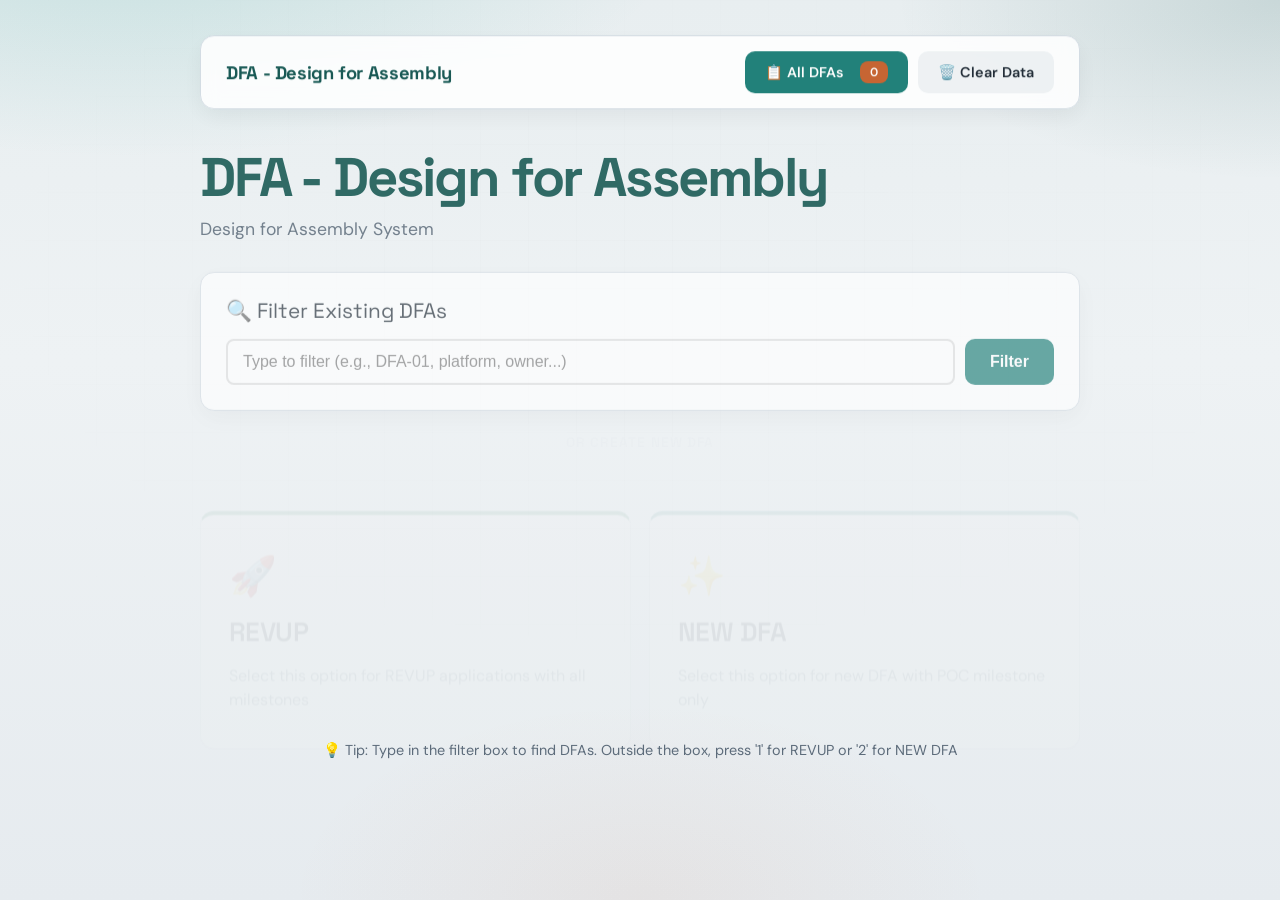
<file: amr-facility-analysis.html>
<!DOCTYPE html>
<html lang="en">
<head>
    <meta charset="UTF-8">
    <meta name="viewport" content="width=device-width, initial-scale=1.0">
    <link rel="preconnect" href="https://fonts.googleapis.com">
    <link rel="preconnect" href="https://fonts.gstatic.com" crossorigin>
    <link href="https://fonts.googleapis.com/css2?family=DM+Sans:ital,opsz,wght@0,9..40,400;0,9..40,500;0,9..40,600;0,9..40,700;1,9..40,400&family=Space+Grotesk:wght@500;600;700&display=swap" rel="stylesheet">
    <link rel="stylesheet" href="theme.css">

    <title>DFA - Design for Assembly - AMR Facility Analysis</title>
    
    <style>
        * {
            margin: 0;
            padding: 0;
            box-sizing: border-box;
        }

        :root {
            --primary-gradient: linear-gradient(145deg, #083B37 0%, #147A72 55%, #1A9B8E 100%);
            --purple-gradient: linear-gradient(145deg, #0B4F4A 0%, #147A72 100%);
            --success-gradient: linear-gradient(145deg, #1B7A4E 0%, #2D9B6A 100%);
            --purple-color: #147A72;
            --text-dark: #2c3e50;
            --text-light: #7f8c8d;
            --border-color: #e1e8ed;
            --shadow-sm: 0 2px 8px rgba(0, 0, 0, 0.08);
            --shadow-md: 0 4px 16px rgba(0, 0, 0, 0.12);
            --shadow-lg: 0 8px 32px rgba(0, 0, 0, 0.16);
            --shadow-xl: 0 16px 48px rgba(0, 0, 0, 0.2);
        }

        body {
            font-family: 'DM Sans', sans-serif;
            background: var(--primary-gradient);
            min-height: 100vh;
            padding: 20px;
            line-height: 1.6;
        }

        .container {
            max-width: 1600px;
            margin: 0 auto;
        }

        .header-card {
            background: white;
            border-radius: 24px;
            padding: 32px;
            margin-bottom: 24px;
            box-shadow: var(--shadow-lg);
            position: relative;
            overflow: hidden;
        }

        .header-card::before {
            content: '';
            position: absolute;
            top: 0;
            left: 0;
            right: 0;
            height: 6px;
            background: var(--purple-gradient);
        }

        .header-content {
            display: flex;
            justify-content: space-between;
            align-items: center;
            flex-wrap: wrap;
            gap: 20px;
        }

        .header-left {
            display: flex;
            align-items: center;
            gap: 20px;
        }

        .header-icon {
            width: 64px;
            height: 64px;
            background: var(--purple-gradient);
            border-radius: 16px;
            display: flex;
            align-items: center;
            justify-content: center;
            font-size: 32px;
            box-shadow: var(--shadow-md);
        }

        .header-text h1 {
            font-size: 28px;
            font-weight: 700;
            color: var(--text-dark);
            margin-bottom: 4px;
        }

        .header-text p {
            font-size: 14px;
            color: var(--text-light);
        }

        .dfa-badge {
            display: inline-flex;
            align-items: center;
            gap: 8px;
            padding: 8px 16px;
            background: linear-gradient(135deg, #f3e5f5 0%, #e1bee7 100%);
            border-radius: 12px;
            font-size: 13px;
            font-weight: 600;
            color: var(--purple-color);
            border: 2px solid rgba(155, 89, 182, 0.2);
        }

        .header-actions {
            display: flex;
            gap: 12px;
        }

        .btn-header {
            padding: 10px 20px;
            border: none;
            border-radius: 12px;
            font-size: 14px;
            font-weight: 600;
            cursor: pointer;
            transition: all 0.3s cubic-bezier(0.4, 0, 0.2, 1);
            display: inline-flex;
            align-items: center;
            gap: 8px;
            box-shadow: var(--shadow-sm);
        }

        .btn-back {
            background: white;
            color: var(--text-dark);
            border: 2px solid var(--border-color);
        }

        .btn-back:hover {
            border-color: var(--purple-color);
            color: var(--purple-color);
            transform: translateY(-2px);
            box-shadow: var(--shadow-md);
        }

        .progress-card {
            background: white;
            border-radius: 24px;
            padding: 32px;
            margin-bottom: 24px;
            box-shadow: var(--shadow-lg);
        }

        .progress-steps {
            display: flex;
            justify-content: space-between;
            align-items: center;
            position: relative;
            max-width: 800px;
            margin: 0 auto;
        }

        .progress-steps::before {
            content: '';
            position: absolute;
            top: 24px;
            left: 48px;
            right: 48px;
            height: 4px;
            background: var(--border-color);
            z-index: 0;
        }

        .progress-step {
            display: flex;
            flex-direction: column;
            align-items: center;
            position: relative;
            z-index: 1;
            flex: 1;
        }

        .step-circle {
            width: 48px;
            height: 48px;
            border-radius: 50%;
            background: white;
            border: 4px solid var(--border-color);
            display: flex;
            align-items: center;
            justify-content: center;
            font-weight: 700;
            font-size: 16px;
            color: var(--text-light);
            margin-bottom: 12px;
            transition: all 0.3s ease;
            box-shadow: var(--shadow-sm);
        }

        .progress-step.completed .step-circle {
            background: linear-gradient(145deg, #1B7A4E 0%, #2D9B6A 100%);
            border-color: #00f2fe;
            color: white;
        }

        .progress-step.active .step-circle {
            background: var(--purple-gradient);
            border-color: var(--purple-color);
            color: white;
            transform: scale(1.1);
            box-shadow: 0 4px 16px rgba(155, 89, 182, 0.4);
        }

        .step-label {
            font-size: 13px;
            font-weight: 600;
            color: var(--text-light);
            text-align: center;
        }

        .progress-step.active .step-label {
            color: var(--purple-color);
        }

        .progress-step.completed .step-label {
            color: #00f2fe;
        }

        .info-banner {
            background: linear-gradient(135deg, #e0f2fe 0%, #dbeafe 100%);
            border-left: 4px solid #0ea5e9;
            padding: 20px 24px;
            border-radius: 16px;
            margin-bottom: 24px;
            display: flex;
            align-items: start;
            gap: 16px;
            box-shadow: var(--shadow-sm);
        }

        .info-banner-icon {
            font-size: 28px;
            flex-shrink: 0;
        }

        .info-banner-text p {
            margin: 0 0 8px 0;
            color: #0c4a6e;
            font-size: 14px;
            line-height: 1.6;
        }

        .info-banner-text strong {
            color: #075985;
        }

        .stats-card {
            background: white;
            border-radius: 24px;
            padding: 28px;
            margin-bottom: 24px;
            box-shadow: var(--shadow-lg);
        }

        .stats-header {
            display: flex;
            align-items: center;
            gap: 12px;
            margin-bottom: 24px;
            padding-bottom: 16px;
            border-bottom: 3px solid var(--border-color);
        }

        .stats-icon {
            width: 48px;
            height: 48px;
            background: var(--purple-gradient);
            border-radius: 14px;
            display: flex;
            align-items: center;
            justify-content: center;
            font-size: 24px;
            box-shadow: var(--shadow-sm);
        }

        .stats-title {
            font-size: 20px;
            font-weight: 700;
            color: var(--text-dark);
        }

        .stats-grid {
            display: grid;
            grid-template-columns: repeat(auto-fit, minmax(200px, 1fr));
            gap: 20px;
        }

        .stat-item {
            background: linear-gradient(135deg, #f8f9fa 0%, #ffffff 100%);
            padding: 20px;
            border-radius: 16px;
            border: 2px solid var(--border-color);
            text-align: center;
            transition: all 0.3s ease;
        }

        .stat-item:hover {
            border-color: var(--purple-color);
            transform: translateY(-4px);
            box-shadow: var(--shadow-md);
        }

        .stat-value {
            font-size: 32px;
            font-weight: 700;
            background: var(--purple-gradient);
            -webkit-background-clip: text;
            -webkit-text-fill-color: transparent;
            background-clip: text;
            margin-bottom: 8px;
        }

        .stat-label {
            font-size: 12px;
            color: var(--text-light);
            font-weight: 600;
            text-transform: uppercase;
            letter-spacing: 0.5px;
        }

        .step-card {
            background: white;
            border-radius: 24px;
            padding: 32px;
            margin-bottom: 24px;
            box-shadow: var(--shadow-lg);
            border: 3px solid transparent;
            transition: all 0.3s ease;
        }

        .step-card:hover {
            border-color: var(--purple-color);
            box-shadow: var(--shadow-xl);
        }

        .step-card-header {
            display: flex;
            justify-content: space-between;
            align-items: center;
            margin-bottom: 28px;
            padding-bottom: 20px;
            border-bottom: 3px solid var(--border-color);
        }

        .step-title {
            font-size: 24px;
            font-weight: 700;
            color: var(--text-dark);
            display: flex;
            align-items: center;
            gap: 12px;
        }

        .step-number-badge {
            width: 48px;
            height: 48px;
            background: var(--purple-gradient);
            color: white;
            border-radius: 14px;
            display: flex;
            align-items: center;
            justify-content: center;
            font-size: 20px;
            font-weight: 700;
            box-shadow: var(--shadow-md);
        }

        .step-stats-badge {
            background: linear-gradient(135deg, #f3e5f5 0%, #e1bee7 100%);
            color: var(--purple-color);
            padding: 10px 20px;
            border-radius: 12px;
            font-size: 14px;
            font-weight: 600;
            border: 2px solid rgba(155, 89, 182, 0.2);
        }

        .category-block {
            margin-top: 22px;
            padding: 18px 18px 8px;
            border: 1px solid var(--border-color);
            border-radius: 16px;
            background: #f7faf9;
        }

        .category-block:first-of-type {
            margin-top: 8px;
        }

        .category-block-header {
            display: flex;
            justify-content: space-between;
            align-items: center;
            gap: 12px;
            margin-bottom: 12px;
            padding-bottom: 10px;
            border-bottom: 2px solid #d7e5e2;
        }

        .category-block-title {
            font-family: 'Space Grotesk', sans-serif;
            font-size: 16px;
            font-weight: 700;
            color: #0B4F4A;
            display: flex;
            align-items: center;
            gap: 8px;
        }

        .category-block-count {
            font-size: 12px;
            font-weight: 600;
            color: #5C6B7A;
            background: white;
            border: 1px solid #d7e5e2;
            border-radius: 999px;
            padding: 4px 10px;
        }

        .analysis-table-container {
            overflow-x: auto;
            margin-top: 8px;
            border-radius: 16px;
            box-shadow: var(--shadow-sm);
            background: white;
        }

        .analysis-table {
            width: 100%;
            border-collapse: collapse;
            background: white;
        }

        .analysis-table thead {
            background: var(--purple-gradient);
            color: white;
            position: sticky;
            top: 0;
            z-index: 10;
        }

        .analysis-table th {
            padding: 16px 14px;
            text-align: left;
            font-weight: 600;
            font-size: 13px;
        }

        .analysis-table td {
            padding: 14px;
            border-bottom: 1px solid var(--border-color);
            vertical-align: middle;
            font-size: 13px;
        }

        .analysis-table tbody tr {
            transition: all 0.3s ease;
        }

        .analysis-table tbody tr:hover {
            background: linear-gradient(135deg, #f8f9fa 0%, #ffffff 100%);
        }

        .row-number {
            font-weight: 700;
            color: var(--purple-color);
            text-align: center;
            font-size: 14px;
        }

        select, input[type="text"], textarea {
            width: 100%;
            padding: 10px 12px;
            border: 2px solid var(--border-color);
            border-radius: 8px;
            font-size: 13px;
            background: white;
            cursor: pointer;
            transition: all 0.3s ease;
            font-family: inherit;
        }

        select:focus, input[type="text"]:focus, textarea:focus {
            outline: none;
            border-color: var(--purple-color);
            box-shadow: 0 0 0 3px rgba(155, 89, 182, 0.1);
        }

        textarea {
            resize: vertical;
            min-height: 60px;
        }

        .applicability-select {
            font-weight: 600;
        }

        .applicability-yes {
            background: linear-gradient(135deg, #d1fae5 0%, #a7f3d0 100%);
            color: #065f46;
        }

        .applicability-no {
            background: linear-gradient(135deg, #fee2e2 0%, #fecaca 100%);
            color: #991b1b;
        }

        .facility-badge {
            display: inline-block;
            padding: 6px 12px;
            border-radius: 8px;
            font-weight: 600;
            font-size: 12px;
        }

        .facility-hosur {
            background: linear-gradient(135deg, #dbeafe 0%, #bfdbfe 100%);
            color: #1e40af;
        }

        .facility-auric {
            background: linear-gradient(135deg, #fef3c7 0%, #fde68a 100%);
            color: #92400e;
        }

        .facility-both {
            background: linear-gradient(135deg, #e9d5ff 0%, #d8b4fe 100%);
            color: #6b21a8;
        }

        .modal-overlay {
            display: none;
            position: fixed;
            top: 0;
            left: 0;
            width: 100%;
            height: 100%;
            background: rgba(0, 0, 0, 0.7);
            backdrop-filter: blur(8px);
            z-index: 1000;
            justify-content: center;
            align-items: center;
            padding: 20px;
        }

        .modal-overlay.active {
            display: flex;
        }

        .modal-container {
            background: white;
            border-radius: 24px;
            max-width: 900px;
            width: 100%;
            max-height: 90vh;
            overflow: hidden;
            display: flex;
            flex-direction: column;
            box-shadow: var(--shadow-xl);
            animation: slideUp 0.4s cubic-bezier(0.4, 0, 0.2, 1);
        }

        @keyframes slideUp {
            from {
                opacity: 0;
                transform: translateY(40px);
            }
            to {
                opacity: 1;
                transform: translateY(0);
            }
        }

        .modal-header {
            background: var(--purple-gradient);
            color: white;
            padding: 28px 32px;
            display: flex;
            justify-content: space-between;
            align-items: center;
        }

        .modal-header h2 {
            font-size: 24px;
            font-weight: 700;
            display: flex;
            align-items: center;
            gap: 12px;
        }

        .modal-close {
            width: 40px;
            height: 40px;
            background: rgba(255, 255, 255, 0.2);
            border: 2px solid white;
            color: white;
            border-radius: 12px;
            cursor: pointer;
            font-size: 20px;
            display: flex;
            align-items: center;
            justify-content: center;
            transition: all 0.3s ease;
        }

        .modal-close:hover {
            background: white;
            color: var(--purple-color);
            transform: rotate(90deg);
        }

        .modal-body {
            padding: 32px;
            overflow-y: auto;
            flex: 1;
        }

        .modal-form-group {
            margin-bottom: 24px;
        }

        .modal-form-label {
            display: block;
            font-weight: 600;
            color: var(--text-dark);
            margin-bottom: 8px;
            font-size: 14px;
        }

        .facility-selection-group {
            display: grid;
            grid-template-columns: repeat(3, 1fr);
            gap: 12px;
            margin-bottom: 24px;
        }

        .facility-option {
            position: relative;
        }

        .facility-option input[type="radio"] {
            position: absolute;
            opacity: 0;
        }

        .facility-option-label {
            display: flex;
            flex-direction: column;
            align-items: center;
            gap: 8px;
            padding: 20px;
            background: #f8f9fa;
            border: 3px solid var(--border-color);
            border-radius: 12px;
            cursor: pointer;
            transition: all 0.3s ease;
            text-align: center;
        }

        .facility-option input[type="radio"]:checked + .facility-option-label {
            background: linear-gradient(145deg, #E6F5F3 0%, #D4EFEB 100%);
            border-color: var(--purple-color);
            transform: scale(1.05);
        }

        .facility-option-icon {
            font-size: 32px;
        }

        .facility-option-text {
            font-weight: 600;
            color: var(--text-dark);
            font-size: 14px;
        }

        .facility-forms-container {
            display: none;
        }

        .facility-forms-container.active {
            display: block;
        }

        .facility-form-card {
            background: linear-gradient(135deg, #f8f9fa 0%, #ffffff 100%);
            border: 2px solid var(--border-color);
            border-radius: 16px;
            padding: 24px;
            margin-bottom: 20px;
        }

        .facility-form-header {
            display: flex;
            align-items: center;
            gap: 12px;
            margin-bottom: 20px;
            padding-bottom: 12px;
            border-bottom: 2px solid var(--border-color);
        }

        .facility-form-icon {
            width: 40px;
            height: 40px;
            background: var(--purple-gradient);
            color: white;
            border-radius: 10px;
            display: flex;
            align-items: center;
            justify-content: center;
            font-size: 20px;
        }

        .facility-form-title {
            font-size: 18px;
            font-weight: 700;
            color: var(--text-dark);
        }

        .modal-footer {
            padding: 24px 32px;
            border-top: 2px solid var(--border-color);
            display: flex;
            gap: 12px;
            justify-content: flex-end;
            background: #f8f9fa;
        }

        .action-buttons {
            display: flex;
            gap: 16px;
            justify-content: center;
            flex-wrap: wrap;
            margin-top: 32px;
            padding: 24px;
            background: white;
            border-radius: 24px;
            box-shadow: var(--shadow-lg);
        }

        .btn {
            padding: 14px 28px;
            border: none;
            border-radius: 12px;
            font-size: 15px;
            font-weight: 600;
            cursor: pointer;
            transition: all 0.3s cubic-bezier(0.4, 0, 0.2, 1);
            display: inline-flex;
            align-items: center;
            gap: 10px;
            box-shadow: var(--shadow-sm);
        }

        .btn-save {
            background: var(--purple-gradient);
            color: white;
        }

        .btn-save:hover {
            transform: translateY(-2px);
            box-shadow: 0 8px 24px rgba(155, 89, 182, 0.4);
        }

        .btn-export {
            background: linear-gradient(145deg, #1A3A4A 0%, #C45C26 100%);
            color: white;
        }

        .btn-export:hover {
            transform: translateY(-2px);
            box-shadow: 0 8px 24px rgba(240, 147, 251, 0.4);
        }

        .btn-next {
            background: var(--success-gradient);
            color: white;
        }

        .btn-next:hover {
            transform: translateY(-2px);
            box-shadow: 0 8px 24px rgba(79, 172, 254, 0.4);
        }

        .btn-secondary {
            background: white;
            color: var(--text-dark);
            border: 2px solid var(--border-color);
        }

        .btn-secondary:hover {
            border-color: var(--purple-color);
            color: var(--purple-color);
        }

        .btn-done {
            background: var(--success-gradient);
            color: white;
        }

        .btn-done:hover {
            transform: translateY(-2px);
            box-shadow: 0 8px 24px rgba(79, 172, 254, 0.4);
        }

        .empty-state {
            text-align: center;
            padding: 60px 20px;
            color: var(--text-light);
        }

        .empty-state-icon {
            font-size: 64px;
            margin-bottom: 16px;
            opacity: 0.5;
        }

        .empty-state h3 {
            font-size: 18px;
            color: var(--text-dark);
            margin-bottom: 8px;
        }

        .empty-state p {
            font-size: 14px;
            color: var(--text-light);
        }

        .toast {
            position: fixed;
            top: 24px;
            right: 24px;
            background: linear-gradient(135deg, #d1fae5 0%, #a7f3d0 100%);
            color: #065f46;
            padding: 16px 24px;
            border-radius: 12px;
            box-shadow: var(--shadow-lg);
            display: none;
            z-index: 3000;
            font-weight: 600;
            animation: slideInRight 0.3s ease;
            border: 2px solid #6ee7b7;
        }

        .toast.show {
            display: block;
        }

        .toast.error {
            background: linear-gradient(135deg, #fee2e2 0%, #fecaca 100%);
            color: #991b1b;
            border-color: #fca5a5;
        }

        @keyframes slideInRight {
            from {
                transform: translateX(400px);
                opacity: 0;
            }
            to {
                transform: translateX(0);
                opacity: 1;
            }
        }

        @media (max-width: 768px) {
            body {
                padding: 12px;
            }

            .header-card {
                padding: 20px;
            }

            .step-card {
                padding: 20px;
            }

            .stats-grid {
                grid-template-columns: 1fr;
            }

            .action-buttons {
                flex-direction: column;
            }

            .btn {
                width: 100%;
                justify-content: center;
            }

            .facility-selection-group {
                grid-template-columns: 1fr;
            }
        }
    

        /* Shared form / wizard polish */
        .container, .header-card, .progress-card, .form-card, .content-card,
        .filters-section, .controls-section, .table-container, .header {
            box-shadow: 0 8px 24px rgba(21,32,43,0.07) !important;
            border: 1px solid #D3DBE3;
        }
        .header, .header-card { animation: dfa-nav-in 0.45s cubic-bezier(0.22, 1, 0.36, 1) both; }
        .form-container, .form-card, .content-card, .progress-card,
        .filters-section, .controls-section, .table-container, .stats-container {
            animation: dfa-rise 0.5s cubic-bezier(0.22, 1, 0.36, 1) 0.08s both;
        }
        .header h1, .header-text h1, .header-left h1 {
            font-family: 'Space Grotesk', sans-serif !important; letter-spacing: -0.02em;
        }
        .btn, .btn-primary, .btn-header, .add-platform-btn, .load-selected-btn,
        .filter-toggle-btn, .nav-btn, .action-btn {
            transition: transform 0.2s ease, box-shadow 0.2s ease, background 0.2s ease !important;
        }
        .btn:hover:not(:disabled), .btn-primary:hover, .nav-btn:hover { transform: translateY(-1px); }
        input:focus, select:focus, textarea:focus, .filter-input:focus, .filter-select:focus,
        .search-input:focus, .search-box input:focus {
            border-color: #147A72 !important; box-shadow: 0 0 0 3px rgba(20,122,114,0.12) !important;
        }
        .spinner { border-top-color: #147A72 !important; }
        .progress-step.active .progress-circle,
        .progress-step.active .step-circle,
        .step-circle.active {
            background: #147A72 !important; border-color: #147A72 !important; color: white !important;
        }
        .progress-step.active .progress-label,
        .progress-step.active .step-label { color: #0B4F4A !important; }

</style>
</head>
<body>
    <div class="container">
        <div class="header-card">
            <div class="header-content">
                <div class="header-left">
                    <div class="header-icon">🏭</div>
                    <div class="header-text">
                        <h1>AMR Facility Analysis</h1>
                        <p>Analyze AMR requirements step-wise across manufacturing facilities</p>
                    </div>
                </div>
                <div class="header-actions">
                    <div class="dfa-badge" id="dfaIdBadge">
                        <span>🔖</span>
                        <span>Loading...</span>
                    </div>
                    <button class="btn-header btn-back" onclick="window.location.href='amr-requirements.html'">
                        <span>←</span>
                        <span>Back</span>
                    </button>
                </div>
            </div>
        </div>

        <div class="progress-card">
            <div class="progress-steps">
                <div class="progress-step completed">
                    <div class="step-circle">✓</div>
                    <span class="step-label" id="startStepLabel">NEW DFA</span>
                </div>
                <div class="progress-step completed">
                    <div class="step-circle">✓</div>
                    <span class="step-label">PFD</span>
                </div>
                <div class="progress-step completed">
                    <div class="step-circle">✓</div>
                    <span class="step-label">AMR</span>
                </div>
                <div class="progress-step active">
                    <div class="step-circle">4</div>
                    <span class="step-label">Facility</span>
                </div>
            </div>
        </div>

        <div class="info-banner">
            <div class="info-banner-icon">💡</div>
            <div class="info-banner-text">
                <p><strong>How it works:</strong> Every AMR from Requirements appears here — Pass, Fail, Conditionally Passed, or any status — grouped by category inside each step.</p>
                <p>1️⃣ For each requirement, choose <strong>Facility Impact?</strong> Yes or No (applicability)</p>
                <p>2️⃣ If <strong>Yes</strong> → choose facility (HOSUR / AURIC / BOTH) and set status: <strong>Pass / Fail / Partially Passed</strong></p>
                <p>3️⃣ Also fill Tool, <strong>Impact Category</strong>, <strong>Impact Desc</strong>, Machine CTQ, <strong>Cost Impact</strong>, and <strong>Alignment with F and T</strong> (Pending / Done)</p>
                <p>4️⃣ Report layout &amp; scoring stay as previously configured</p>
            </div>
        </div>

        <div class="stats-card">
            <div class="stats-header">
                <div class="stats-icon">📊</div>
                <h2 class="stats-title">Overall Statistics</h2>
            </div>
            <div class="stats-grid">
                <div class="stat-item">
                    <div class="stat-value" id="totalSteps">0</div>
                    <div class="stat-label">Total Steps</div>
                </div>
                <div class="stat-item">
                    <div class="stat-value" id="totalAMRs">0</div>
                    <div class="stat-label">Total AMRs</div>
                </div>
                <div class="stat-item">
                    <div class="stat-value" id="applicableCount">0</div>
                    <div class="stat-label">Facility Impact</div>
                </div>
                <div class="stat-item">
                    <div class="stat-value" id="completedCount">0</div>
                    <div class="stat-label">Fail Entries</div>
                </div>
            </div>
        </div>

        <div id="stepWiseContainer"></div>

        <div class="action-buttons">
            <button class="btn btn-save" onclick="saveAnalysis()">
                <span>💾</span>
                <span>Save Analysis</span>
            </button>
            <button class="btn btn-export" onclick="exportToExcel()">
                <span>📥</span>
                <span>Export to Excel</span>
            </button>
            <button class="btn btn-next" onclick="proceedToReport()">
                <span>Next to Report</span>
                <span>→</span>
            </button>
        </div>
    </div>

    <!-- Facility Selection Modal -->
    <div class="modal-overlay" id="facilityModal">
        <div class="modal-container">
            <div class="modal-header">
                <h2>
                    <span>🏭</span>
                    <span>Facility Analysis Details</span>
                </h2>
                <button class="modal-close" onclick="closeFacilityModal()">✕</button>
            </div>
            
            <div class="modal-body">
                <div class="modal-form-group">
                    <label class="modal-form-label">AMR ID:</label>
                    <input type="text" id="modalAmrId" readonly style="background: #f0f0f0;">
                </div>

                <div class="modal-form-group">
                    <label class="modal-form-label">AMR Requirement:</label>
                    <textarea id="modalAmrRequirement" readonly rows="2" style="background: #f0f0f0;"></textarea>
                </div>

                <!-- Facility Selection -->
                <div class="modal-form-group">
                    <label class="modal-form-label">Select Facility: <span style="color: red;">*</span></label>
                    <div class="facility-selection-group">
                        <div class="facility-option">
                            <input type="radio" id="facilityHosur" name="facilityChoice" value="HOSUR" onchange="updateFacilityForms()">
                            <label for="facilityHosur" class="facility-option-label">
                                <div class="facility-option-icon">🏢</div>
                                <div class="facility-option-text">HOSUR</div>
                            </label>
                        </div>
                        <div class="facility-option">
                            <input type="radio" id="facilityAuric" name="facilityChoice" value="AURIC" onchange="updateFacilityForms()">
                            <label for="facilityAuric" class="facility-option-label">
                                <div class="facility-option-icon">🏭</div>
                                <div class="facility-option-text">AURIC</div>
                            </label>
                        </div>
                        <div class="facility-option">
                            <input type="radio" id="facilityBoth" name="facilityChoice" value="BOTH" onchange="updateFacilityForms()">
                            <label for="facilityBoth" class="facility-option-label">
                                <div class="facility-option-icon">🏗️</div>
                                <div class="facility-option-text">BOTH</div>
                            </label>
                        </div>
                    </div>
                </div>

                <!-- Forms Container -->
                <div class="facility-forms-container" id="facilityFormsContainer">
                    <!-- HOSUR Form -->
                    <div class="facility-form-card" id="hosurForm" style="display: none;">
                        <div class="facility-form-header">
                            <div class="facility-form-icon">🏢</div>
                            <div class="facility-form-title">HOSUR Facility</div>
                        </div>

                        <div class="modal-form-group">
                            <label class="modal-form-label">AMR Status: <span style="color: red;">*</span></label>
                            <select id="hosurStatus" required>
                                <option value="">-- Select Status --</option>
                                <option value="Pass">✅ Pass</option>
                                <option value="Fail">❌ Fail</option>
                                <option value="Partially Passed">◐ Partially Passed</option>
                            </select>
                        </div>

                        <div class="modal-form-group">
                            <label class="modal-form-label">Tool: <span style="color: red;">*</span></label>
                            <input type="text" id="hosurTool" placeholder="Enter tool name..." required>
                        </div>

                        <div class="modal-form-group">
                            <label class="modal-form-label">Impact Category: <span style="color: red;">*</span></label>
                            <select id="hosurImpactCategory" required>
                                <option value="">-- Select Impact Category --</option>
                                <option value="Gauges and Fixture">Gauges and Fixture</option>
                                <option value="Tools">Tools</option>
                                <option value="Machines">Machines</option>
                            </select>
                        </div>

                        <div class="modal-form-group">
                            <label class="modal-form-label">Impact Desc: <span style="color: red;">*</span></label>
                            <textarea id="hosurImpactDesc" placeholder="Describe the impact..." rows="3" required></textarea>
                        </div>

                        <div class="modal-form-group">
                            <label class="modal-form-label">Cost Impact: <span style="color: red;">*</span></label>
                            <input type="text" id="hosurCostImpact" placeholder="Enter cost impact..." required>
                        </div>

                        <div class="modal-form-group">
                            <label class="modal-form-label">Machine CTQ: <span style="color: red;">*</span></label>
                            <input type="text" id="hosurMachineCTQ" placeholder="Enter machine CTQ..." required>
                        </div>

                        <div class="modal-form-group">
                            <label class="modal-form-label">Alignment with F and T: <span style="color: red;">*</span></label>
                            <select id="hosurAlignmentFT" required>
                                <option value="">-- Select Alignment --</option>
                                <option value="Pending">Pending</option>
                                <option value="Done">Done</option>
                            </select>
                        </div>
                    </div>

                    <!-- AURIC Form -->
                    <div class="facility-form-card" id="auricForm" style="display: none;">
                        <div class="facility-form-header">
                            <div class="facility-form-icon">🏭</div>
                            <div class="facility-form-title">AURIC Facility</div>
                        </div>

                        <div class="modal-form-group">
                            <label class="modal-form-label">AMR Status: <span style="color: red;">*</span></label>
                            <select id="auricStatus" required>
                                <option value="">-- Select Status --</option>
                                <option value="Pass">✅ Pass</option>
                                <option value="Fail">❌ Fail</option>
                                <option value="Partially Passed">◐ Partially Passed</option>
                            </select>
                        </div>

                        <div class="modal-form-group">
                            <label class="modal-form-label">Tool: <span style="color: red;">*</span></label>
                            <input type="text" id="auricTool" placeholder="Enter tool name..." required>
                        </div>

                        <div class="modal-form-group">
                            <label class="modal-form-label">Impact Category: <span style="color: red;">*</span></label>
                            <select id="auricImpactCategory" required>
                                <option value="">-- Select Impact Category --</option>
                                <option value="Gauges and Fixture">Gauges and Fixture</option>
                                <option value="Tools">Tools</option>
                                <option value="Machines">Machines</option>
                            </select>
                        </div>

                        <div class="modal-form-group">
                            <label class="modal-form-label">Impact Desc: <span style="color: red;">*</span></label>
                            <textarea id="auricImpactDesc" placeholder="Describe the impact..." rows="3" required></textarea>
                        </div>

                        <div class="modal-form-group">
                            <label class="modal-form-label">Cost Impact: <span style="color: red;">*</span></label>
                            <input type="text" id="auricCostImpact" placeholder="Enter cost impact..." required>
                        </div>

                        <div class="modal-form-group">
                            <label class="modal-form-label">Machine CTQ: <span style="color: red;">*</span></label>
                            <input type="text" id="auricMachineCTQ" placeholder="Enter machine CTQ..." required>
                        </div>

                        <div class="modal-form-group">
                            <label class="modal-form-label">Alignment with F and T: <span style="color: red;">*</span></label>
                            <select id="auricAlignmentFT" required>
                                <option value="">-- Select Alignment --</option>
                                <option value="Pending">Pending</option>
                                <option value="Done">Done</option>
                            </select>
                        </div>
                    </div>
                </div>
            </div>
            
            <div class="modal-footer">
                <button class="btn btn-secondary" onclick="closeFacilityModal()">
                    <span>Cancel</span>
                </button>
                <button class="btn btn-done" onclick="saveFacilityDetails()">
                    <span>✓</span>
                    <span>Done</span>
                </button>
            </div>
        </div>
    </div>

    <div class="toast" id="toast"></div>

    <script>
        let currentDFA = null;
        let analysisData = [];
        let currentEditingRow = null;

        const AMR_REQUIREMENTS_DATABASE = {
            "AMR_CP_1": { id: "AMR_CP_1", requirement: "Fastener pitch_normal joints - Normal joints pitch of fasteners should be coarse", category: "Common Points", priority: 3, weightage: 3 },
            "AMR_CP_2": { id: "AMR_CP_2", requirement: "Fastener pitch_critical joints - Normal joints pitch of fasteners should be coarse but in exceptional cases can be fine", category: "Common Points", priority: 3, weightage: 3 },
            "AMR_CP_3": { id: "AMR_CP_3", requirement: "No loose washer - No loose washer on any of the fasteners", category: "Common Points", priority: 5, weightage: 5 },
            "AMR_CP_4": { id: "AMR_CP_4", requirement: "Common fasteners - Common fasteners in same sub assembly/Zones", category: "Common Points", priority: 5, weightage: 5 },
            "AMR_CP_5": { id: "AMR_CP_5", requirement: "Tool Clearance - 50mm radial clearance cylinder for all M8+ fasteners", category: "Common Points", priority: 5, weightage: 5 },
            "AMR_CP_6": { id: "AMR_CP_6", requirement: "Allen fasteners - No allen button head fasteners for less than M5 bolts", category: "Common Points", priority: 3, weightage: 3 },
            "AMR_CP_7": { id: "AMR_CP_7", requirement: "Sharp Edges - Min 0.5mm radius on sheet metal", category: "Common Points", priority: 5, weightage: 5 },
            "AMR_CP_8": { id: "AMR_CP_8", requirement: "Fasteners grade - Grade of mating fasteners should be checked", category: "Common Points", priority: 5, weightage: 5 },
            "AMR_CP_9": { id: "AMR_CP_9", requirement: "Fastener direction - No assembly of fasteners in +ve Z direction", category: "Common Points", priority: 5, weightage: 5 },
            "AMR_CP_10": { id: "AMR_CP_10", requirement: "Decals variants - Variant mixup", category: "Common Points", priority: 5, weightage: 5 },
            "AMR_CP_11": { id: "AMR_CP_11", requirement: "Layout Requirement - Extra Space to be allocated", category: "Common Points", priority: 5, weightage: 5 },
            "AMR_CP_12": { id: "AMR_CP_12", requirement: "FTG Requirement - Any new or modification requirement in FTG", category: "Common Points", priority: 5, weightage: 5 },
            "AMR_CP_13": { id: "AMR_CP_13", requirement: "FTG Requirement - Mix up between FTG", category: "Common Points", priority: 5, weightage: 5 },
            "AMR_CF_1": { id: "AMR_CF_1", requirement: "Grounding Points - Paint-free masking area ø15mm, for earthings", category: "Chassis & Frame", priority: 5, weightage: 5 },
            "AMR_CF_2": { id: "AMR_CF_2", requirement: "VIN Stamp - Flat area 100x20mm for marking VIN Scribe depth > 0.2mm", category: "Chassis & Frame", priority: 5, weightage: 5 },
            "AMR_CF_3": { id: "AMR_CF_3", requirement: "Bearing Fits - Head tube bearing cup press fit interference 0.015-0.09mm", category: "Chassis & Frame", priority: 3, weightage: 3 },
            "AMR_CF_4": { id: "AMR_CF_4", requirement: "Frame lifting points - 3 defined Datum targets (A1/A2/A3) for conveyor hangers", category: "Chassis & Frame", priority: 5, weightage: 5 },
            "AMR_CF_5": { id: "AMR_CF_5", requirement: "ED Drain - Holes ø6mm min at all local Z-minima (drainage points)", category: "Chassis & Frame", priority: 5, weightage: 5 },
            "AMR_CF_6": { id: "AMR_CF_6", requirement: "Sharp edges - Chamfer, buffing operation on all potential exposed area from parts to operator", category: "Chassis & Frame", priority: 3, weightage: 3 },
            "AMR_CF_7": { id: "AMR_CF_7", requirement: "Routing Clamps - Flexible - Flexible clamp for routing areas", category: "Chassis & Frame", priority: 3, weightage: 3 },
            "AMR_CF_8": { id: "AMR_CF_8", requirement: "Routing Clamps - Rigid - Rigid routing clamp should be always in open condition & no closing requirement after assembly", category: "Chassis & Frame", priority: 5, weightage: 5 },
            "AMR_CF_9": { id: "AMR_CF_9", requirement: "Spring assy - side stand, center stand - Efforts for spring assy should be below - TBD", category: "Chassis & Frame", priority: 5, weightage: 5 },
            "AMR_CF_10": { id: "AMR_CF_10", requirement: "Spring symmetric - side stand, center stand - All spring should be symmetric to avoid wrong assy", category: "Chassis & Frame", priority: 5, weightage: 5 },
            "AMR_T_1": { id: "AMR_T_1", requirement: "Gear grading - No gear grading, if grading then clear strategy sign off", category: "Powertrain", priority: 3, weightage: 3 },
            "AMR_T_2": { id: "AMR_T_2", requirement: "Traceability - Data matrix on all parts on accessible location, with standard format", category: "Powertrain", priority: 5, weightage: 5 },
            "AMR_T_3": { id: "AMR_T_3", requirement: "NVH - NVH specs conclusion & sign off before MK3", category: "Powertrain", priority: 5, weightage: 5 },
            "AMR_T_4": { id: "AMR_T_4", requirement: "UVW cable Design Poka Yoke - Wrong assembly should not happen, Requirement is design Poka Yoke", category: "Powertrain", priority: 5, weightage: 5 },
            "AMR_T_5": { id: "AMR_T_5", requirement: "Millipore specs - If no inhouse washing, GB level no millipore spec", category: "Powertrain", priority: 5, weightage: 5 },
            "AMR_T_6": { id: "AMR_T_6", requirement: "Oil grade - Oil grade should be 80W90 (common with current product/Line) if two or more product on same line", category: "Powertrain", priority: 3, weightage: 3 },
            "AMR_T_7": { id: "AMR_T_7", requirement: "Locating Datums - For Bearing pressing, casting should have locating datums for pressing", category: "Powertrain", priority: 5, weightage: 5 },
            "AMR_T_8": { id: "AMR_T_8", requirement: "Oil filling - Port geometry supports adapters (SAE J1231 profile)", category: "Powertrain", priority: 3, weightage: 3 },
            "AMR_T_9": { id: "AMR_T_9", requirement: "Bearing pressing - No grease or oil application on bearings/gear case while bearing pressing", category: "Powertrain", priority: 5, weightage: 5 },
            "AMR_T_10": { id: "AMR_T_10", requirement: "Bearing interference - Wrt material interference should be - TBD", category: "Powertrain", priority: 3, weightage: 3 },
            "AMR_T_11": { id: "AMR_T_11", requirement: "Breather - Vertical orientation (Z+ vector)", category: "Powertrain", priority: 3, weightage: 3 },
            "AMR_T_12": { id: "AMR_T_12", requirement: "Belt tension - Range of tension specs should be base actual variation on parts/assembly", category: "Powertrain", priority: 5, weightage: 5 },
            "AMR_T_13": { id: "AMR_T_13", requirement: "Pulley alignment - No pulley alignment required, should control through design", category: "Powertrain", priority: 3, weightage: 3 },
            "AMR_T_14": { id: "AMR_T_14", requirement: "Motor alignment - No motor alignment required, should control through design", category: "Powertrain", priority: 5, weightage: 5 },
            "AMR_WH_1": { id: "AMR_WH_1", requirement: "Routing Points - Clip spacing max 200mm for support", category: "Wiring & Harness", priority: 5, weightage: 5 },
            "AMR_WH_2": { id: "AMR_WH_2", requirement: "Pass-Thru - IP67 rated coupler for all water exposure areas", category: "Wiring & Harness", priority: 5, weightage: 5 },
            "AMR_WH_3": { id: "AMR_WH_3", requirement: "Steering Loop - Min 50mm loop length at steering pivot", category: "Wiring & Harness", priority: 5, weightage: 5 },
            "AMR_WH_4": { id: "AMR_WH_4", requirement: "Fuse Access/Pcan - Internal coupler require Access via 1 panel removal, example P-can", category: "Wiring & Harness", priority: 3, weightage: 3 },
            "AMR_WH_5": { id: "AMR_WH_5", requirement: "Fouling/touch zones - Tape overlap 50% min in high wear zones", category: "Wiring & Harness", priority: 3, weightage: 3 },
            "AMR_WH_6": { id: "AMR_WH_6", requirement: "Insert/Push Force - Grommet/push clip insertion force < 40N MANUAL limit", category: "Wiring & Harness", priority: 3, weightage: 3 },
            "AMR_WH_7": { id: "AMR_WH_7", requirement: "Flexible metal clamp - No hard clamp opening & closing, flexible metal clamp for routing", category: "Wiring & Harness", priority: 5, weightage: 5 },
            "AMR_WH_8": { id: "AMR_WH_8", requirement: "No of cable ties - No loose cable ties", category: "Wiring & Harness", priority: 3, weightage: 3 },
            "AMR_WH_9": { id: "AMR_WH_9", requirement: "Marking for loose cable ties - Marking on wiring/cables for loose cable tie routing", category: "Wiring & Harness", priority: 5, weightage: 5 },
            "AMR_WH_10": { id: "AMR_WH_10", requirement: "Coupler assembly force - Coupler insertion/assembly force < 40N MANUAL limit", category: "Wiring & Harness", priority: 5, weightage: 5 },
            "AMR_WH_11": { id: "AMR_WH_11", requirement: "Grease on coupler - No grease on couplers", category: "Wiring & Harness", priority: 5, weightage: 5 },
            "AMR_WH_12": { id: "AMR_WH_12", requirement: "Power cable symmetric ends - All power cable should have symmetric ends with same size studs", category: "Wiring & Harness", priority: 5, weightage: 5 },
            "AMR_BST_1": { id: "AMR_BST_1", requirement: "Shock orientation - Design poka yoke to avoid shock wrong orientation assy", category: "Brakes, Suspension & Tyres", priority: 5, weightage: 5 },
            "AMR_BST_2": { id: "AMR_BST_2", requirement: "Shock eyelet - Top & bottom eyelet should have enough tolerance so that it can fit/align on frame", category: "Brakes, Suspension & Tyres", priority: 5, weightage: 5 },
            "AMR_BST_3": { id: "AMR_BST_3", requirement: "Shock supplier mix up - Rear & front shock should not have limitation of same source part assembly, any combination should be ok", category: "Brakes, Suspension & Tyres", priority: 5, weightage: 5 },
            "AMR_BST_4": { id: "AMR_BST_4", requirement: "Bleed Screw - Nipple accessible with open end spanner/ring spanner", category: "Brakes, Suspension & Tyres", priority: 5, weightage: 5 },
            "AMR_BST_5": { id: "AMR_BST_5", requirement: "Wheel speed sensor gap - Wheel speed sensor gap should be control through design", category: "Brakes, Suspension & Tyres", priority: 5, weightage: 5 },
            "AMR_BST_6": { id: "AMR_BST_6", requirement: "Brake oil level visibility - Master Cylinder level glass visible in assembly or at vehicle level", category: "Brakes, Suspension & Tyres", priority: 5, weightage: 5 },
            "AMR_BST_7": { id: "AMR_BST_7", requirement: "CBS setting specs - CBS setting should be at sub assy level with enough accessibility", category: "Brakes, Suspension & Tyres", priority: 3, weightage: 3 },
            "AMR_BST_8": { id: "AMR_BST_8", requirement: "Brake EOL spec - Load vs distance, wheel freeness with SOP need to defined", category: "Brakes, Suspension & Tyres", priority: 3, weightage: 3 },
            "AMR_BST_9": { id: "AMR_BST_9", requirement: "Hose routing - Guide clamps & position should be given on hoses", category: "Brakes, Suspension & Tyres", priority: 3, weightage: 3 },
            "AMR_EP_1": { id: "AMR_EP_1", requirement: "Head lamp - Headlamp adjustment provision at vehicle level should available", category: "Electrical Peripherals", priority: 5, weightage: 5 },
            "AMR_EP_2": { id: "AMR_EP_2", requirement: "Headlamp aiming - Headlamp aiming spec should be considered & setting has to be done at supplier end", category: "Electrical Peripherals", priority: 3, weightage: 3 },
            "AMR_EP_3": { id: "AMR_EP_3", requirement: "All Lamps gap & flush - 2 way & 4 way locators should be available on mating parts to control gap", category: "Electrical Peripherals", priority: 5, weightage: 5 },
            "AMR_EP_4": { id: "AMR_EP_4", requirement: "Headlamp corner rat holes - Clear spec for rat holes (corner gaps) should be defined as it can not be zero", category: "Electrical Peripherals", priority: 5, weightage: 5 },
            "AMR_EP_5": { id: "AMR_EP_5", requirement: "QR code locations - All peripheral parts QR code location needs to sign off as scanning feasibility", category: "Electrical Peripherals", priority: 5, weightage: 5 },
            "AMR_EP_6": { id: "AMR_EP_6", requirement: "Dashboard flashing timings - Timings & flashing method to be sign off", category: "Electrical Peripherals", priority: 5, weightage: 5 },
            "AMR_EP_7": { id: "AMR_EP_7", requirement: "ECU flashing timings - Timings for all ECU flashing should be less that 2 mins", category: "Electrical Peripherals", priority: 5, weightage: 5 },
            "AMR_EP_8": { id: "AMR_EP_8", requirement: "Dashboard SIM assy - SIM should be common despite domestic or international, allocation can be done after assembly of SIM to dashboard", category: "Electrical Peripherals", priority: 3, weightage: 3 },
            "AMR_BP_1": { id: "AMR_BP_1", requirement: "Tongue & groove interactions - Maximum areas should be with tongue & groove mechanism for better fit & finish", category: "Bodyworks & Plastics", priority: 3, weightage: 3 },
            "AMR_BP_2": { id: "AMR_BP_2", requirement: "2 way & 4 way locators - Maximum areas should have 2W & 4W locators", category: "Bodyworks & Plastics", priority: 3, weightage: 3 },
            "AMR_BP_3": { id: "AMR_BP_3", requirement: "Snap Force - Insertion 10N ± 3N; Retention 25N min", category: "Bodyworks & Plastics", priority: 3, weightage: 3 },
            "AMR_BP_4": { id: "AMR_BP_4", requirement: "Panel Gaps - Nominal 1.5mm ± 0.5mm (3-sigma)", category: "Bodyworks & Plastics", priority: 3, weightage: 3 },
            "AMR_BP_5": { id: "AMR_BP_5", requirement: "Sequence - Assemble Rear-to-center & Front to center logic enforced", category: "Bodyworks & Plastics", priority: 5, weightage: 5 },
            "AMR_BP_6": { id: "AMR_BP_6", requirement: "Drainage hole & draft - parts like glove box, storage box wherever water can stay, should have drain hole & draft", category: "Bodyworks & Plastics", priority: 5, weightage: 5 },
            "AMR_BP_7": { id: "AMR_BP_7", requirement: "Rubber caps - No glue application on rubber caps", category: "Bodyworks & Plastics", priority: 3, weightage: 3 },
        };

        function getAMRRequirementText(amrId) {
            let id = amrId;
            if (id && typeof id === 'object') id = id.id || id.amrId || '';
            if (typeof id === 'string') {
                const m = id.match(/(AMR_[A-Z]+_\d+)/);
                if (m) id = m[1];
            }
            const info = AMR_REQUIREMENTS_DATABASE[id];
            if (!info) return id || '';
            return typeof info === 'string' ? info : (info.requirement || id);
        }

        window.addEventListener('load', function() {
            loadCurrentDFA();
            loadAnalysisData();
        });

        function getStartStepLabel() {
            const type = currentDFA && currentDFA.metadata && currentDFA.metadata.applicationType;
            return type === 'revup' ? 'REVUP' : 'NEW DFA';
        }

        function loadCurrentDFA() {
            const dfaData = localStorage.getItem('currentDFA');
            if (dfaData) {
                currentDFA = JSON.parse(dfaData);
                document.getElementById('dfaIdBadge').innerHTML = `<span>🔖</span><span>${currentDFA.dfaId}</span>`;
                const startLabel = document.getElementById('startStepLabel');
                if (startLabel) startLabel.textContent = getStartStepLabel();
            } else {
                alert('No active DFA session found. Redirecting to home...');
                window.location.href = 'index.html';
            }
        }

        function loadAnalysisData() {
            if (!currentDFA || !currentDFA.amr || !currentDFA.amr.steps) {
                showToast('⚠️ No AMR data found. Please complete AMR selection first.', true);
                setTimeout(() => {
                    window.location.href = 'amr-requirements.html';
                }, 2000);
                return;
            }

            if (currentDFA.facilityAnalysis && currentDFA.facilityAnalysis.length > 0) {
                analysisData = currentDFA.facilityAnalysis;
            } else {
                analysisData = [];
            }

            renderStepWise();
            updateOverallStats();
        }

        function renderStepWise() {
            const container = document.getElementById('stepWiseContainer');
            container.innerHTML = '';

            if (!currentDFA.amr.steps || currentDFA.amr.steps.length === 0) {
                container.innerHTML = `
                    <div class="empty-state">
                        <div class="empty-state-icon">📭</div>
                        <h3>No Steps Found</h3>
                        <p>Please complete AMR selection in the previous step</p>
                    </div>
                `;
                return;
            }

            currentDFA.amr.steps.forEach((step, stepIndex) => {
                renderStepCard(step, stepIndex);
            });
        }

        const CATEGORY_NAMES = {
            AMR_CP: 'Common Points',
            AMR_CF: 'Chassis & Frame',
            AMR_T: 'Powertrain',
            AMR_WH: 'Wiring & Harness',
            AMR_BST: 'Brakes, Suspension & Tyres',
            AMR_EP: 'Electrical Peripherals',
            AMR_BP: 'Bodyworks & Plastics'
        };

        function getAmrStatusFromStep(stepNumber, amrId) {
            const step = (currentDFA.amr && currentDFA.amr.steps || []).find(s => s.number === stepNumber);
            if (!step || !step.amrStatuses) return 'Pass';
            return step.amrStatuses[amrId] || 'Pass';
        }

        function sortAmrIdsByStatus(step, ids) {
            const order = { 'Fail': 0, 'Conditionally Passed': 1, 'Pass': 2, 'NA': 3 };
            return (ids || []).slice().sort((a, b) => {
                const sa = (step.amrStatuses && step.amrStatuses[a]) || 'Pass';
                const sb = (step.amrStatuses && step.amrStatuses[b]) || 'Pass';
                return (order[sa] != null ? order[sa] : 9) - (order[sb] != null ? order[sb] : 9);
            });
        }

        function getStepCategoryGroups(step) {
            const groups = [];
            const commonIds = (step.commonPointsAMRs && step.commonPointsAMRs.length)
                ? step.commonPointsAMRs.slice()
                : (step.allSelectedAMRs || []).filter(id => String(id).startsWith('AMR_CP_'));

            if (commonIds.length) {
                groups.push({
                    key: 'AMR_CP',
                    name: 'Common Points',
                    amrIds: sortAmrIdsByStatus(step, commonIds)
                });
            }

            (step.categorySections || []).forEach((sec, i) => {
                if (!sec || !sec.category) return;
                const ids = (sec.selectedAMRs || []).slice();
                if (!ids.length) return;
                groups.push({
                    key: `${sec.category}_${i}`,
                    name: CATEGORY_NAMES[sec.category] || sec.category,
                    amrIds: sortAmrIdsByStatus(step, ids)
                });
            });

            if (!groups.length && step.allSelectedAMRs && step.allSelectedAMRs.length) {
                const byCat = {};
                step.allSelectedAMRs.forEach(id => {
                    const info = AMR_REQUIREMENTS_DATABASE[id];
                    const name = (info && info.category) || 'Other';
                    if (!byCat[name]) byCat[name] = [];
                    byCat[name].push(id);
                });
                Object.keys(byCat).forEach((name, i) => {
                    groups.push({
                        key: `fallback_${i}`,
                        name,
                        amrIds: sortAmrIdsByStatus(step, byCat[name])
                    });
                });
            }

            return groups;
        }

        function renderStepCard(step, stepIndex) {
            const container = document.getElementById('stepWiseContainer');
            
            const stepCard = document.createElement('div');
            stepCard.className = 'step-card';
            
            const groups = getStepCategoryGroups(step);
            const allCount = groups.reduce((sum, g) => sum + g.amrIds.length, 0);
            const completedAMRs = analysisData.filter(item => 
                item.stepNumber === step.number && item.applicable === 'Yes'
            ).length;

            const groupsHtml = groups.length
                ? groups.map(group => `
                    <div class="category-block" data-category="${group.key}">
                        <div class="category-block-header">
                            <div class="category-block-title">
                                <span>📂</span>
                                <span>${group.name}</span>
                            </div>
                            <div class="category-block-count">${group.amrIds.length} requirements</div>
                        </div>
                        <div class="analysis-table-container">
                            <table class="analysis-table">
                                <thead>
                                    <tr>
                                        <th style="width: 4%;">#</th>
                                        <th style="width: 36%;">AMR Requirement (full line)</th>
                                        <th style="width: 12%;">AMR Status</th>
                                        <th style="width: 12%;">Facility Impact?</th>
                                        <th style="width: 10%;">Facility</th>
                                        <th style="width: 10%;">Facility Status</th>
                                        <th style="width: 16%;">Details</th>
                                    </tr>
                                </thead>
                                <tbody id="step_${step.number}_${group.key}_tbody"></tbody>
                            </table>
                        </div>
                    </div>
                `).join('')
                : `
                    <div class="empty-state">
                        <div class="empty-state-icon">📋</div>
                        <p>No AMRs in this step</p>
                    </div>
                `;

            stepCard.innerHTML = `
                <div class="step-card-header">
                    <div class="step-title">
                        <div class="step-number-badge">${step.number}</div>
                        <span>Step ${step.number} - Facility Analysis</span>
                    </div>
                    <div class="step-stats-badge">
                        ${allCount} AMRs | ${completedAMRs} Facility entries
                    </div>
                </div>
                ${groupsHtml}
            `;

            container.appendChild(stepCard);

            groups.forEach(group => {
                const tbodyId = `step_${step.number}_${group.key}_tbody`;
                group.amrIds.forEach((amrId, index) => {
                    renderAMRRow(step.number, amrId, index, tbodyId);
                });
            });
        }

        function renderAMRRow(stepNumber, amrId, rowIndex, tbodyId) {
            const tbody = document.getElementById(tbodyId || `step_${stepNumber}_tbody`);
            if (!tbody) return;

            const amrInfo = AMR_REQUIREMENTS_DATABASE[amrId];
            const requirement = getAMRRequirementText(amrId);
            const priority = amrInfo && amrInfo.priority ? amrInfo.priority : '-';
            const weightage = amrInfo && amrInfo.weightage ? amrInfo.weightage : '-';
            const amrStatus = getAmrStatusFromStep(stepNumber, amrId);

            const existingEntries = analysisData.filter(item => 
                item.stepNumber === stepNumber && item.amrId === amrId
            );

            const hasData = existingEntries.length > 0;
            const applicable = hasData ? 'Yes' : 'No';

            let facilityDisplay = '-';
            if (existingEntries.length === 1) {
                facilityDisplay = `<span class="facility-badge facility-${existingEntries[0].facility.toLowerCase()}">${existingEntries[0].facility}</span>`;
            } else if (existingEntries.length === 2) {
                facilityDisplay = `<span class="facility-badge facility-both">BOTH</span>`;
            }

            let statusDisplay = '-';
            if (existingEntries.length > 0) {
                statusDisplay = existingEntries.map(entry => 
                    `<div style="margin-bottom: 4px;"><strong>${entry.facility}:</strong> <span style="padding: 2px 6px; border-radius: 4px; font-size: 11px; font-weight: 600; background: ${getStatusColor(entry.status)};">${entry.status}</span></div>`
                ).join('');
            }

            let detailsText = '—';
            if (existingEntries.length > 0) {
                detailsText = existingEntries.map(entry => 
                    `<div style="margin-bottom: 8px; padding: 6px; background: #f8f9fa; border-radius: 4px;">
                        <strong>${entry.facility}:</strong><br>
                        Tool: ${entry.tool || 'N/A'}<br>
                        Impact Category: ${entry.impactCategory || 'N/A'}<br>
                        Impact Desc: ${entry.impactDesc || entry.impact || 'N/A'}<br>
                        Cost Impact: ${entry.costImpact || 'N/A'}<br>
                        Alignment F&amp;T: ${entry.alignmentFT || 'N/A'}
                    </div>`
                ).join('');
            }

            const row = document.createElement('tr');
            row.id = `row_${stepNumber}_${amrId}`;
            row.dataset.tbodyId = tbody.id;
            row.dataset.rowIndex = String(rowIndex);

            row.innerHTML = `
                <td class="row-number">${rowIndex + 1}</td>
                <td style="font-size: 13px; line-height: 1.45;">
                    <div style="font-weight: 700; color: #0B4F4A; font-family: 'Space Grotesk', sans-serif; margin-bottom: 4px;">${amrId}</div>
                    <div style="color: #15202B;">${requirement}</div>
                    <div style="margin-top: 6px; font-size: 11px; color: #5C6B7A;">Priority ${priority} · Weightage ${weightage} · Rule value ${priority !== '-' && weightage !== '-' ? (priority * weightage) : '-'}</div>
                </td>
                <td style="font-size: 11px;">
                    <span style="padding: 4px 8px; border-radius: 4px; font-weight: 600; background: ${getStatusColor(amrStatus)};">${amrStatus}</span>
                </td>
                <td>
                    <select class="applicability-select ${applicable === 'Yes' ? 'applicability-yes' : 'applicability-no'}" 
                            onchange="handleApplicabilityChange(${stepNumber}, '${amrId}', this.value)"
                            title="Mark if this AMR has facility impact">
                        <option value="No" ${applicable === 'No' ? 'selected' : ''}>No</option>
                        <option value="Yes" ${applicable === 'Yes' ? 'selected' : ''}>Yes</option>
                    </select>
                </td>
                <td>${facilityDisplay}</td>
                <td style="font-size: 11px;">${statusDisplay}</td>
                <td style="font-size: 11px; color: #666;">${detailsText}</td>
            `;

            tbody.appendChild(row);
        }

        function getStatusColor(status) {
            if (status === 'Pass') return 'linear-gradient(135deg, #d1fae5 0%, #a7f3d0 100%)';
            if (status === 'Fail') return 'linear-gradient(135deg, #fee2e2 0%, #fecaca 100%)';
            if (status === 'Partially Passed' || status === 'Conditionally Passed') {
                return 'linear-gradient(135deg, #fef3c7 0%, #fde68a 100%)';
            }
            return 'linear-gradient(135deg, #e2e3e5 0%, #d6d8db 100%)';
        }

        function facilityFormFields(prefix) {
            return [
                { id: prefix + 'Status', label: 'AMR Status' },
                { id: prefix + 'Tool', label: 'Tool' },
                { id: prefix + 'ImpactCategory', label: 'Impact Category' },
                { id: prefix + 'ImpactDesc', label: 'Impact Desc' },
                { id: prefix + 'CostImpact', label: 'Cost Impact' },
                { id: prefix + 'MachineCTQ', label: 'Machine CTQ' },
                { id: prefix + 'AlignmentFT', label: 'Alignment with F and T' }
            ];
        }

        function markFieldInvalid(el, invalid) {
            if (!el) return;
            el.style.borderColor = invalid ? '#C62828' : '';
            el.style.boxShadow = invalid ? '0 0 0 2px rgba(198, 40, 40, 0.15)' : '';
        }

        function validateFacilityForm(prefix, facilityName) {
            const missing = [];
            let firstInvalid = null;
            facilityFormFields(prefix).forEach(function(field) {
                const el = document.getElementById(field.id);
                const value = el ? String(el.value || '').trim() : '';
                const invalid = !value;
                markFieldInvalid(el, invalid);
                if (invalid) {
                    missing.push(field.label);
                    if (!firstInvalid) firstInvalid = el;
                }
            });
            if (missing.length) {
                showToast(`⚠️ ${facilityName}: fill all mandatory fields (${missing.join(', ')})`, true);
                if (firstInvalid) firstInvalid.focus();
                return false;
            }
            return true;
        }

        function isFacilityEntryComplete(entry) {
            if (!entry) return false;
            return Boolean(
                entry.facility &&
                entry.status &&
                String(entry.tool || '').trim() &&
                String(entry.impactCategory || '').trim() &&
                String(entry.impactDesc || entry.impact || '').trim() &&
                String(entry.costImpact || '').trim() &&
                String(entry.machineCTQ || '').trim() &&
                String(entry.alignmentFT || '').trim()
            );
        }

        function fillFacilityForm(prefix, entry) {
            const statusEl = document.getElementById(prefix + 'Status');
            let status = entry.status || '';
            if (status === 'NA' || status === 'Not Applicable') status = 'Fail';
            if (status === 'Conditionally Passed') status = 'Partially Passed';
            statusEl.value = ['Pass', 'Fail', 'Partially Passed'].includes(status) ? status : '';
            document.getElementById(prefix + 'Tool').value = entry.tool || '';
            const categoryEl = document.getElementById(prefix + 'ImpactCategory');
            const category = entry.impactCategory || '';
            if (category && !Array.from(categoryEl.options).some(o => o.value === category)) {
                const opt = document.createElement('option');
                opt.value = category;
                opt.textContent = category;
                categoryEl.appendChild(opt);
            }
            categoryEl.value = category;
            document.getElementById(prefix + 'ImpactDesc').value = entry.impactDesc || entry.impact || '';
            document.getElementById(prefix + 'CostImpact').value = entry.costImpact || '';
            document.getElementById(prefix + 'MachineCTQ').value = entry.machineCTQ || '';
            document.getElementById(prefix + 'AlignmentFT').value = entry.alignmentFT || '';
            facilityFormFields(prefix).forEach(function(field) {
                markFieldInvalid(document.getElementById(field.id), false);
            });
        }

        function clearFacilityForm(prefix) {
            document.getElementById(prefix + 'Status').value = '';
            document.getElementById(prefix + 'Tool').value = '';
            document.getElementById(prefix + 'ImpactCategory').value = '';
            document.getElementById(prefix + 'ImpactDesc').value = '';
            document.getElementById(prefix + 'CostImpact').value = '';
            document.getElementById(prefix + 'MachineCTQ').value = '';
            document.getElementById(prefix + 'AlignmentFT').value = '';
            facilityFormFields(prefix).forEach(function(field) {
                markFieldInvalid(document.getElementById(field.id), false);
            });
        }

        function readFacilityForm(prefix, stepNumber, amrId, facility) {
            const impactDesc = document.getElementById(prefix + 'ImpactDesc').value;
            return {
                stepNumber: stepNumber,
                amrId: amrId,
                applicable: 'Yes',
                facility: facility,
                status: document.getElementById(prefix + 'Status').value,
                tool: document.getElementById(prefix + 'Tool').value,
                impactCategory: document.getElementById(prefix + 'ImpactCategory').value,
                impactDesc: impactDesc,
                impact: impactDesc, // backward compatible with older report fields
                machineCTQ: document.getElementById(prefix + 'MachineCTQ').value,
                costImpact: document.getElementById(prefix + 'CostImpact').value,
                alignmentFT: document.getElementById(prefix + 'AlignmentFT').value,
                sectionKey: `Step ${stepNumber}`,
                stepKey: `Step ${stepNumber}`,
                sectionName: 'Facility Analysis'
            };
        }

        function handleApplicabilityChange(stepNumber, amrId, applicable) {
            const selectElement = event.target;
            
            if (applicable === 'Yes') {
                selectElement.className = 'applicability-select applicability-yes';
                openFacilityModal(stepNumber, amrId);
            } else {
                selectElement.className = 'applicability-select applicability-no';
                // Remove all entries for this AMR
                analysisData = analysisData.filter(item => 
                    !(item.stepNumber === stepNumber && item.amrId === amrId)
                );
                const row = document.getElementById(`row_${stepNumber}_${amrId}`);
                if (row) {
                    const tbodyId = row.dataset.tbodyId;
                    const rowIndex = parseInt(row.dataset.rowIndex || '0', 10);
                    row.remove();
                    renderAMRRow(stepNumber, amrId, rowIndex, tbodyId);
                }
                updateOverallStats();
            }
        }

        function openFacilityModal(stepNumber, amrId) {
            currentEditingRow = { stepNumber, amrId };
            
            let requirement = getAMRRequirementText(amrId);
            
            document.getElementById('modalAmrId').value = amrId;
            document.getElementById('modalAmrRequirement').value = requirement;

            // Reset facility selection
            document.querySelectorAll('input[name="facilityChoice"]').forEach(radio => {
                radio.checked = false;
            });

            // Load existing data if available
            const existingEntries = analysisData.filter(item => 
                item.stepNumber === stepNumber && item.amrId === amrId
            );

            if (existingEntries.length > 0) {
                if (existingEntries.length === 1) {
                    const entry = existingEntries[0];
                    if (entry.facility === 'HOSUR') {
                        document.getElementById('facilityHosur').checked = true;
                        fillFacilityForm('hosur', entry);
                    } else {
                        document.getElementById('facilityAuric').checked = true;
                        fillFacilityForm('auric', entry);
                    }
                } else if (existingEntries.length === 2) {
                    document.getElementById('facilityBoth').checked = true;
                    existingEntries.forEach(entry => {
                        if (entry.facility === 'HOSUR') fillFacilityForm('hosur', entry);
                        else fillFacilityForm('auric', entry);
                    });
                }
                updateFacilityForms();
            } else {
                clearFacilityForm('hosur');
                clearFacilityForm('auric');
                document.getElementById('facilityFormsContainer').classList.remove('active');
            }

            document.getElementById('facilityModal').classList.add('active');
        }

        function updateFacilityForms() {
            const selectedFacility = document.querySelector('input[name="facilityChoice"]:checked')?.value;
            const container = document.getElementById('facilityFormsContainer');
            const hosurForm = document.getElementById('hosurForm');
            const auricForm = document.getElementById('auricForm');

            if (!selectedFacility) {
                container.classList.remove('active');
                hosurForm.style.display = 'none';
                auricForm.style.display = 'none';
                return;
            }

            container.classList.add('active');

            if (selectedFacility === 'HOSUR') {
                hosurForm.style.display = 'block';
                auricForm.style.display = 'none';
            } else if (selectedFacility === 'AURIC') {
                hosurForm.style.display = 'none';
                auricForm.style.display = 'block';
            } else if (selectedFacility === 'BOTH') {
                hosurForm.style.display = 'block';
                auricForm.style.display = 'block';
            }
        }

        function closeFacilityModal() {
            if (currentEditingRow) {
                const { stepNumber, amrId } = currentEditingRow;
                const existingData = analysisData.filter(item => 
                    item.stepNumber === stepNumber && item.amrId === amrId
                );
                
                if (existingData.length === 0) {
                    const row = document.getElementById(`row_${stepNumber}_${amrId}`);
                    if (row) {
                        const select = row.querySelector('.applicability-select');
                        if (select) {
                            select.value = 'No';
                            select.className = 'applicability-select applicability-no';
                        }
                    }
                }
            }
            
            document.getElementById('facilityModal').classList.remove('active');
            currentEditingRow = null;
        }

        function saveFacilityDetails() {
            const selectedFacility = document.querySelector('input[name="facilityChoice"]:checked')?.value;

            if (!selectedFacility) {
                showToast('⚠️ Please select a facility!', true);
                return;
            }

            if ((selectedFacility === 'HOSUR' || selectedFacility === 'BOTH') && !validateFacilityForm('hosur', 'HOSUR')) {
                return;
            }
            if ((selectedFacility === 'AURIC' || selectedFacility === 'BOTH') && !validateFacilityForm('auric', 'AURIC')) {
                return;
            }

            const { stepNumber, amrId } = currentEditingRow;

            // Remove existing entries for this AMR
            analysisData = analysisData.filter(item => 
                !(item.stepNumber === stepNumber && item.amrId === amrId)
            );

            // Add new entries based on selection
            if (selectedFacility === 'HOSUR' || selectedFacility === 'BOTH') {
                analysisData.push(readFacilityForm('hosur', stepNumber, amrId, 'HOSUR'));
            }

            if (selectedFacility === 'AURIC' || selectedFacility === 'BOTH') {
                analysisData.push(readFacilityForm('auric', stepNumber, amrId, 'AURIC'));
            }

            const row = document.getElementById(`row_${stepNumber}_${amrId}`);
            if (row) {
                const tbodyId = row.dataset.tbodyId;
                const rowIndex = parseInt(row.dataset.rowIndex || '0', 10);
                row.remove();
                renderAMRRow(stepNumber, amrId, rowIndex, tbodyId);
            }

            closeFacilityModal();
            updateOverallStats();
            
            const message = selectedFacility === 'BOTH' 
                ? '✅ Facility details saved for BOTH facilities!' 
                : `✅ Facility details saved for ${selectedFacility}!`;
            showToast(message);
        }

        function updateOverallStats() {
            let totalSteps = 0;
            let totalAMRs = 0;

            if (currentDFA.amr && currentDFA.amr.steps) {
                totalSteps = currentDFA.amr.steps.length;
                totalAMRs = currentDFA.amr.steps.reduce((sum, step) => {
                    return sum + getStepCategoryGroups(step).reduce((n, g) => n + g.amrIds.length, 0);
                }, 0);
            }

            // Count unique AMR entries (not individual facility entries)
            const uniqueAMRs = new Set();
            analysisData.forEach(item => {
                if (item.applicable === 'Yes') {
                    uniqueAMRs.add(`${item.stepNumber}_${item.amrId}`);
                }
            });
            const applicableCount = uniqueAMRs.size;

            const completedCount = analysisData.filter(item => 
                item.applicable === 'Yes' && item.facility && item.status
            ).length;

            const failEntries = analysisData.filter(item => item.status === 'Fail').length;
            document.getElementById('totalSteps').textContent = totalSteps;
            document.getElementById('totalAMRs').textContent = totalAMRs;
            document.getElementById('applicableCount').textContent = applicableCount;
            document.getElementById('completedCount').textContent = failEntries;
        }

        function saveAnalysis() {
            currentDFA.facilityAnalysis = analysisData;
            currentDFA.metadata.lastUpdated = new Date().toISOString();
            currentDFA.metadata.currentStep = 5;
            if (!currentDFA.metadata.completedSteps.includes(4)) {
                currentDFA.metadata.completedSteps.push(4);
            }

            localStorage.setItem('currentDFA', JSON.stringify(currentDFA));
            
            const allDFAs = JSON.parse(localStorage.getItem('allDFAData') || '{}');
            allDFAs[currentDFA.dfaId] = currentDFA;
            localStorage.setItem('allDFAData', JSON.stringify(allDFAs));

            showToast('✅ Facility analysis saved successfully!');
        }

        function exportToExcel() {
            if (analysisData.length === 0) {
                showToast('⚠️ No data to export!', true);
                return;
            }

            saveAnalysis();

            let csv = 'Step,AMR ID,AMR Requirement,Facility Impact,Facility,Status,Tool,Impact,Machine CTQ,Cost Impact,Alignment F and T\n';
            
            analysisData.forEach((item) => {
                const requirement = getAMRRequirementText(item.amrId);
                csv += `"Step ${item.stepNumber}","${item.amrId}","${requirement}","${item.applicable}","${item.facility || ''}","${item.status || ''}","${item.tool || ''}","${(item.impact || '').replace(/"/g, '""')}","${(item.machineCTQ || '').replace(/"/g, '""')}","${(item.costImpact || '').replace(/"/g, '""')}","${item.alignmentFT || ''}"\n`;
            });

            const blob = new Blob([csv], { type: 'text/csv;charset=utf-8;' });
            const link = document.createElement('a');
            const url = URL.createObjectURL(blob);
            
            link.setAttribute('href', url);
            link.setAttribute('download', `AMR_Facility_Analysis_${currentDFA.dfaId}_${new Date().toISOString().split('T')[0]}.csv`);
            link.style.visibility = 'hidden';
            
            document.body.appendChild(link);
            link.click();
            document.body.removeChild(link);
            
            setTimeout(() => URL.revokeObjectURL(url), 100);

            showToast('✅ Excel file downloaded successfully!');
        }

        function proceedToReport() {
            const incomplete = analysisData.filter(function(item) {
                return item.applicable === 'Yes' && !isFacilityEntryComplete(item);
            });
            if (incomplete.length) {
                const sample = incomplete.slice(0, 3).map(function(item) {
                    return `${item.amrId} (${item.facility || 'no facility'})`;
                }).join(', ');
                showToast(`⚠️ Cannot go to Report. Fill all mandatory facility fields for: ${sample}${incomplete.length > 3 ? '…' : ''}`, true);
                return;
            }

            const yesWithoutFacility = [];
            if (currentDFA.amr && currentDFA.amr.steps) {
                currentDFA.amr.steps.forEach(function(step) {
                    getStepCategoryGroups(step).forEach(function(group) {
                        group.amrIds.forEach(function(amrId) {
                            const row = document.getElementById(`row_${step.number}_${amrId}`);
                            const select = row ? row.querySelector('.applicability-select') : null;
                            if (select && select.value === 'Yes') {
                                const entries = analysisData.filter(function(item) {
                                    return item.stepNumber === step.number && item.amrId === amrId && item.applicable === 'Yes';
                                });
                                if (!entries.length || entries.some(function(item) { return !isFacilityEntryComplete(item); })) {
                                    yesWithoutFacility.push(amrId);
                                }
                            }
                        });
                    });
                });
            }
            if (yesWithoutFacility.length) {
                showToast(`⚠️ Complete facility details for: ${yesWithoutFacility.slice(0, 3).join(', ')}${yesWithoutFacility.length > 3 ? '…' : ''}`, true);
                return;
            }

            saveAnalysis();
            currentDFA.metadata.status = 'completed';
            localStorage.setItem('currentDFA', JSON.stringify(currentDFA));
            
            const allDFAs = JSON.parse(localStorage.getItem('allDFAData') || '{}');
            allDFAs[currentDFA.dfaId] = currentDFA;
            localStorage.setItem('allDFAData', JSON.stringify(allDFAs));
            
            window.location.href = 'report.html';
        }

        function showToast(message, isError = false) {
            const toast = document.getElementById('toast');
            toast.textContent = message;
            toast.className = 'toast show' + (isError ? ' error' : '');
            
            setTimeout(() => {
                toast.classList.remove('show');
            }, 3000);
        }

        document.addEventListener('keydown', function(e) {
            if ((e.ctrlKey || e.metaKey) && e.key === 's') {
                e.preventDefault();
                saveAnalysis();
            }
            if (e.key === 'Escape') {
                closeFacilityModal();
            }
        });
    </script>
</body>
</html>
</file>
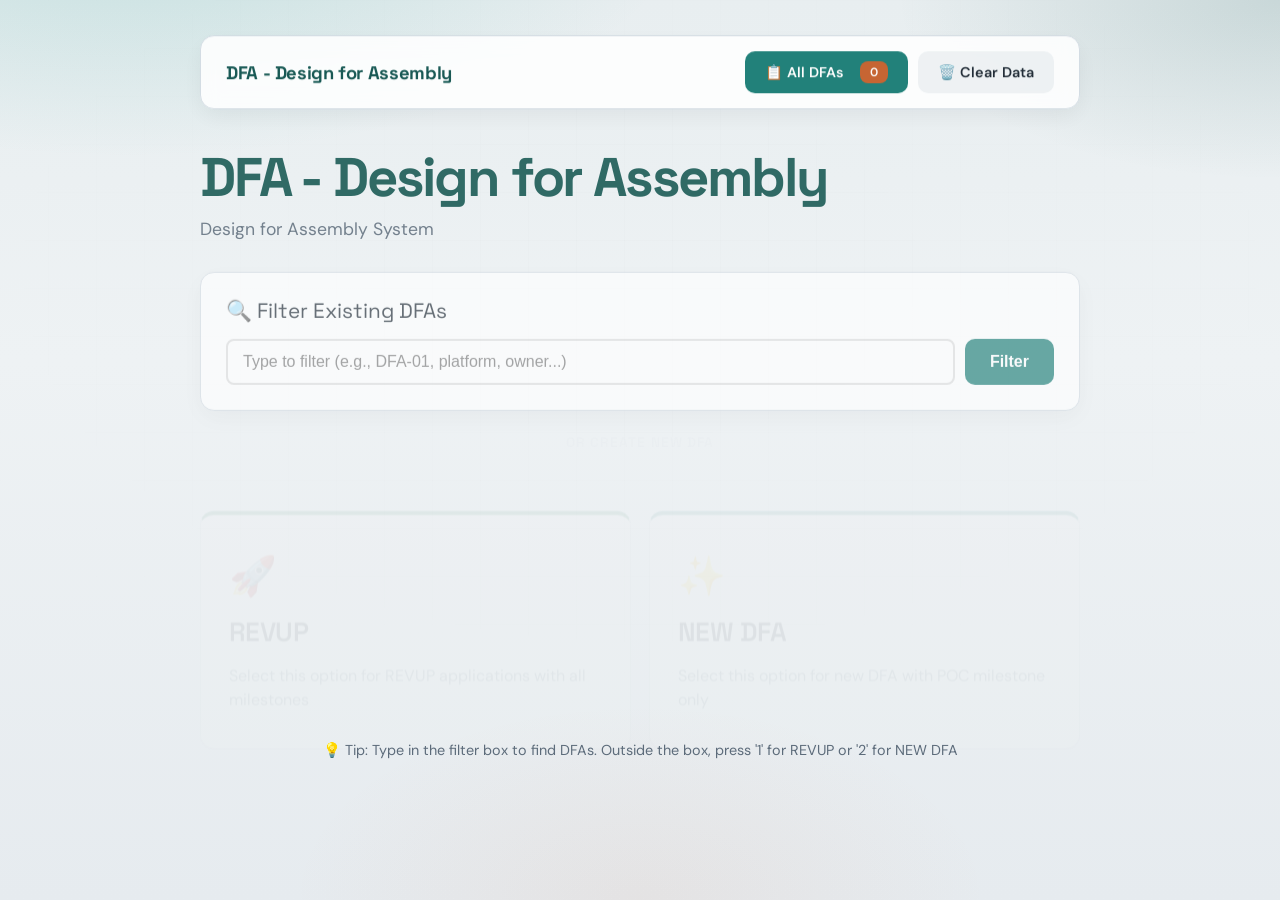
<file: amr-requirements.html>
<!DOCTYPE html>
<html lang="en">
<head>
    <meta charset="UTF-8">
    <meta name="viewport" content="width=device-width, initial-scale=1.0">
    <meta http-equiv="Cache-Control" content="no-cache, no-store, must-revalidate">
    <meta http-equiv="Pragma" content="no-cache">
    <meta http-equiv="Expires" content="0">
    <link rel="preconnect" href="https://fonts.googleapis.com">
    <link rel="preconnect" href="https://fonts.gstatic.com" crossorigin>
    <link href="https://fonts.googleapis.com/css2?family=DM+Sans:ital,opsz,wght@0,9..40,400;0,9..40,500;0,9..40,600;0,9..40,700;1,9..40,400&family=Space+Grotesk:wght@500;600;700&display=swap" rel="stylesheet">
    <link rel="stylesheet" href="theme.css">

    <title>DFA - Design for Assembly - AMR Selection (status v3)</title>
    
    <style>
        * {
            margin: 0;
            padding: 0;
            box-sizing: border-box;
        }

        :root {
            --primary-gradient: linear-gradient(145deg, #083B37 0%, #147A72 55%, #1A9B8E 100%);
            --secondary-gradient: linear-gradient(145deg, #1A3A4A 0%, #C45C26 100%);
            --success-gradient: linear-gradient(145deg, #1B7A4E 0%, #2D9B6A 100%);
            --warning-gradient: linear-gradient(145deg, #B45309 0%, #D97706 100%);
            --primary-color: #147A72;
            --secondary-color: #0B4F4A;
            --success-color: #00f2fe;
            --text-dark: #2c3e50;
            --text-light: #7f8c8d;
            --bg-light: #f8f9fa;
            --border-color: #e1e8ed;
            --shadow-sm: 0 2px 8px rgba(0, 0, 0, 0.08);
            --shadow-md: 0 4px 16px rgba(0, 0, 0, 0.12);
            --shadow-lg: 0 8px 32px rgba(0, 0, 0, 0.16);
            --shadow-xl: 0 16px 48px rgba(0, 0, 0, 0.2);
        }

        body {
            font-family: 'DM Sans', sans-serif;
            background: var(--primary-gradient);
            min-height: 100vh;
            padding: 20px;
            line-height: 1.6;
        }

        .container {
            max-width: 1400px;
            margin: 0 auto;
        }

        /* Modern Header */
        .header-card {
            background: white;
            border-radius: 24px;
            padding: 32px;
            margin-bottom: 24px;
            box-shadow: var(--shadow-lg);
            position: relative;
            overflow: hidden;
        }

        .header-card::before {
            content: '';
            position: absolute;
            top: 0;
            left: 0;
            right: 0;
            height: 6px;
            background: var(--primary-gradient);
        }

        .header-content {
            display: flex;
            justify-content: space-between;
            align-items: center;
            flex-wrap: wrap;
            gap: 20px;
        }

        .header-left {
            display: flex;
            align-items: center;
            gap: 20px;
        }

        .header-icon {
            width: 64px;
            height: 64px;
            background: var(--primary-gradient);
            border-radius: 16px;
            display: flex;
            align-items: center;
            justify-content: center;
            font-size: 32px;
            box-shadow: var(--shadow-md);
        }

        .header-text h1 {
            font-size: 28px;
            font-weight: 700;
            color: var(--text-dark);
            margin-bottom: 4px;
        }

        .header-text p {
            font-size: 14px;
            color: var(--text-light);
        }

        .dfa-badge {
            display: inline-flex;
            align-items: center;
            gap: 8px;
            padding: 8px 16px;
            background: linear-gradient(145deg, #E6F5F3 0%, #D4EFEB 100%);
            border-radius: 12px;
            font-size: 13px;
            font-weight: 600;
            color: var(--primary-color);
            border: 2px solid rgba(20, 122, 114, 0.2);
        }

        .header-actions {
            display: flex;
            gap: 12px;
        }

        .btn-header {
            padding: 10px 20px;
            border: none;
            border-radius: 12px;
            font-size: 14px;
            font-weight: 600;
            cursor: pointer;
            transition: all 0.3s cubic-bezier(0.4, 0, 0.2, 1);
            display: inline-flex;
            align-items: center;
            gap: 8px;
            box-shadow: var(--shadow-sm);
        }

        .btn-back {
            background: white;
            color: var(--text-dark);
            border: 2px solid var(--border-color);
        }

        .btn-back:hover {
            border-color: var(--primary-color);
            color: var(--primary-color);
            transform: translateY(-2px);
            box-shadow: var(--shadow-md);
        }

        /* Progress Steps */
        .progress-card {
            background: white;
            border-radius: 24px;
            padding: 32px;
            margin-bottom: 24px;
            box-shadow: var(--shadow-lg);
        }

        .progress-steps {
            display: flex;
            justify-content: space-between;
            align-items: center;
            position: relative;
            max-width: 800px;
            margin: 0 auto;
        }

        .progress-steps::before {
            content: '';
            position: absolute;
            top: 24px;
            left: 48px;
            right: 48px;
            height: 4px;
            background: var(--border-color);
            z-index: 0;
        }

        .progress-step {
            display: flex;
            flex-direction: column;
            align-items: center;
            position: relative;
            z-index: 1;
            flex: 1;
        }

        .step-circle {
            width: 48px;
            height: 48px;
            border-radius: 50%;
            background: white;
            border: 4px solid var(--border-color);
            display: flex;
            align-items: center;
            justify-content: center;
            font-weight: 700;
            font-size: 16px;
            color: var(--text-light);
            margin-bottom: 12px;
            transition: all 0.3s ease;
            box-shadow: var(--shadow-sm);
        }

        .progress-step.completed .step-circle {
            background: linear-gradient(145deg, #1B7A4E 0%, #2D9B6A 100%);
            border-color: #00f2fe;
            color: white;
        }

        .progress-step.active .step-circle {
            background: var(--primary-gradient);
            border-color: var(--primary-color);
            color: white;
            transform: scale(1.1);
            box-shadow: 0 4px 16px rgba(20, 122, 114, 0.4);
        }

        .step-label {
            font-size: 13px;
            font-weight: 600;
            color: var(--text-light);
            text-align: center;
        }

        .progress-step.active .step-label {
            color: var(--primary-color);
        }

        .progress-step.completed .step-label {
            color: var(--success-color);
        }

        /* Info Banner */
        .info-banner {
            background: linear-gradient(135deg, #e0f2fe 0%, #dbeafe 100%);
            border-left: 4px solid #0ea5e9;
            padding: 20px 24px;
            border-radius: 16px;
            margin-bottom: 24px;
            display: flex;
            align-items: start;
            gap: 16px;
            box-shadow: var(--shadow-sm);
        }

        .info-banner-icon {
            font-size: 28px;
            flex-shrink: 0;
        }

        .info-banner-text p {
            margin: 0;
            color: #0c4a6e;
            font-size: 14px;
            line-height: 1.6;
        }

        .info-banner-text strong {
            color: #075985;
        }

        /* Step Navigation */
        .step-navigation {
            background: white;
            border-radius: 24px;
            padding: 28px;
            margin-bottom: 24px;
            box-shadow: var(--shadow-lg);
        }

        .step-nav-header {
            display: flex;
            justify-content: space-between;
            align-items: center;
            margin-bottom: 20px;
        }

        .step-counter {
            font-size: 20px;
            font-weight: 700;
            color: var(--text-dark);
            display: flex;
            align-items: center;
            gap: 12px;
        }

        .counter-badge {
            background: var(--primary-gradient);
            color: white;
            padding: 6px 16px;
            border-radius: 12px;
            font-size: 16px;
        }

        .step-actions {
            display: flex;
            gap: 12px;
        }

        .btn {
            padding: 12px 24px;
            border: none;
            border-radius: 12px;
            font-size: 14px;
            font-weight: 600;
            cursor: pointer;
            transition: all 0.3s cubic-bezier(0.4, 0, 0.2, 1);
            display: inline-flex;
            align-items: center;
            gap: 8px;
            box-shadow: var(--shadow-sm);
        }

        .btn-add {
            background: var(--success-gradient);
            color: white;
        }

        .btn-add:hover:not(:disabled) {
            transform: translateY(-2px);
            box-shadow: 0 8px 24px rgba(79, 172, 254, 0.4);
        }

        .btn-remove {
            background: linear-gradient(135deg, #fee2e2 0%, #fecaca 100%);
            color: #991b1b;
            border: 2px solid #fca5a5;
        }

        .btn-remove:hover:not(:disabled) {
            background: linear-gradient(135deg, #fecaca 0%, #fca5a5 100%);
            transform: translateY(-2px);
        }

        .btn:disabled {
            opacity: 0.5;
            cursor: not-allowed;
        }

        /* Step Card */
        .step-card {
            background: white;
            border-radius: 24px;
            padding: 32px;
            margin-bottom: 24px;
            box-shadow: var(--shadow-lg);
            border: 3px solid transparent;
            transition: all 0.3s ease;
        }

        .step-card:hover {
            border-color: var(--primary-color);
            box-shadow: var(--shadow-xl);
        }

        .step-card-header {
            display: flex;
            justify-content: space-between;
            align-items: center;
            margin-bottom: 28px;
            padding-bottom: 20px;
            border-bottom: 3px solid var(--border-color);
        }

        .step-title {
            font-size: 24px;
            font-weight: 700;
            color: var(--text-dark);
            display: flex;
            align-items: center;
            gap: 12px;
        }

        .step-number-badge {
            width: 48px;
            height: 48px;
            background: var(--primary-gradient);
            color: white;
            border-radius: 14px;
            display: flex;
            align-items: center;
            justify-content: center;
            font-size: 20px;
            font-weight: 700;
            box-shadow: var(--shadow-md);
        }

        .btn-delete-step {
            background: linear-gradient(135deg, #fee2e2 0%, #fecaca 100%);
            color: #991b1b;
            padding: 10px 20px;
            border: 2px solid #fca5a5;
            border-radius: 12px;
            cursor: pointer;
            font-weight: 600;
            transition: all 0.3s ease;
            font-size: 14px;
        }

        .btn-delete-step:hover {
            background: linear-gradient(135deg, #fecaca 0%, #fca5a5 100%);
            transform: translateY(-2px);
        }

        /* Section Card */
        .section-card {
            background: linear-gradient(135deg, #f8f9fa 0%, #ffffff 100%);
            border: 2px solid var(--border-color);
            border-radius: 20px;
            padding: 24px;
            margin-bottom: 20px;
            transition: all 0.3s ease;
        }

        .section-card:hover {
            border-color: var(--primary-color);
            box-shadow: var(--shadow-md);
        }

        .section-header {
            display: flex;
            justify-content: space-between;
            align-items: center;
            margin-bottom: 20px;
            padding-bottom: 16px;
            border-bottom: 2px solid var(--border-color);
        }

        .section-title {
            font-size: 18px;
            font-weight: 700;
            color: var(--text-dark);
            display: flex;
            align-items: center;
            gap: 10px;
        }

        .section-icon {
            width: 36px;
            height: 36px;
            background: var(--primary-gradient);
            border-radius: 10px;
            display: flex;
            align-items: center;
            justify-content: center;
            font-size: 18px;
        }

        /* Multi-select Dropdown */
        .multi-select-container {
            margin-bottom: 20px;
        }

        .multi-select-label {
            font-weight: 600;
            color: var(--text-dark);
            margin-bottom: 12px;
            font-size: 14px;
            display: flex;
            align-items: center;
            gap: 8px;
        }

        .multi-select-dropdown {
            position: relative;
            width: 100%;
        }

        .multi-select-button {
            width: 100%;
            padding: 14px 18px;
            background: white;
            border: 2px solid var(--border-color);
            border-radius: 12px;
            text-align: left;
            cursor: pointer;
            font-size: 14px;
            display: flex;
            justify-content: space-between;
            align-items: center;
            transition: all 0.3s ease;
            font-weight: 500;
        }

        .multi-select-button:hover {
            border-color: var(--primary-color);
            box-shadow: 0 0 0 4px rgba(20, 122, 114, 0.1);
        }

        .multi-select-button.active {
            border-color: var(--primary-color);
            background: linear-gradient(145deg, #E6F5F3 0%, #D4EFEB 100%);
        }

        .multi-select-arrow {
            transition: transform 0.3s ease;
            font-size: 18px;
            color: var(--primary-color);
        }

        .multi-select-arrow.open {
            transform: rotate(180deg);
        }

        .multi-select-options {
            position: absolute;
            top: calc(100% + 8px);
            left: 0;
            right: 0;
            background: white;
            border: 2px solid var(--primary-color);
            border-radius: 12px;
            max-height: 320px;
            overflow-y: auto;
            display: none;
            z-index: 100;
            box-shadow: var(--shadow-lg);
        }

        .multi-select-options.show {
            display: block;
            animation: slideDown 0.3s ease;
        }

        @keyframes slideDown {
            from {
                opacity: 0;
                transform: translateY(-10px);
            }
            to {
                opacity: 1;
                transform: translateY(0);
            }
        }

        .multi-select-options::-webkit-scrollbar {
            width: 8px;
        }

        .multi-select-options::-webkit-scrollbar-track {
            background: var(--bg-light);
            border-radius: 10px;
        }

        .multi-select-options::-webkit-scrollbar-thumb {
            background: var(--primary-gradient);
            border-radius: 10px;
        }

        .multi-select-option {
            padding: 12px 16px;
            display: flex;
            align-items: flex-start;
            gap: 12px;
            cursor: pointer;
            transition: background 0.2s ease;
            border-bottom: 1px solid var(--border-color);
        }

        .multi-select-option:last-child {
            border-bottom: none;
        }

        .multi-select-option:hover {
            background: linear-gradient(135deg, #f8f9fa 0%, #ffffff 100%);
        }

        .amr-status-list {
            display: flex;
            flex-direction: column;
            gap: 10px;
            margin-top: 12px;
        }

        .amr-status-row {
            display: grid;
            grid-template-columns: minmax(110px, 140px) 1fr minmax(170px, 200px);
            gap: 12px;
            align-items: start;
            padding: 12px 14px;
            background: #F7F9FA;
            border: 1px solid #D3DBE3;
            border-radius: 10px;
            border-left: 4px solid #147A72;
        }

        .amr-status-row .amr-id {
            font-family: 'Space Grotesk', sans-serif;
            font-weight: 700;
            color: #0B4F4A;
            font-size: 0.9rem;
            line-height: 1.35;
        }

        .amr-status-row .amr-req {
            font-size: 0.88rem;
            color: #15202B;
            line-height: 1.45;
        }

        .amr-status-row .amr-meta {
            display: block;
            margin-top: 4px;
            font-size: 0.75rem;
            color: #5C6B7A;
        }

        .amr-status-select {
            width: 100%;
            padding: 8px 10px;
            border: 2px solid #147A72;
            border-radius: 8px;
            font-size: 0.85rem;
            background: white;
            cursor: pointer;
        }

        .amr-status-select[data-status="Fail"] { border-color: #c62828; background: #fff5f5; }
        .amr-status-select[data-status="Pass"] { border-color: #2e7d32; background: #f1f8f2; }
        .amr-status-select[data-status="NA"] { border-color: #78909c; background: #f5f7f8; }
        .amr-status-select[data-status="Conditionally Passed"] { border-color: #ef6c00; background: #fff8f0; }

        @media (max-width: 800px) {
            .amr-status-row {
                grid-template-columns: 1fr;
            }
        }

        .multi-select-option input[type="checkbox"] {
            margin-top: 3px;
            cursor: pointer;
            width: 20px;
            height: 20px;
            accent-color: var(--primary-color);
        }

        .multi-select-option-label {
            flex: 1;
            cursor: pointer;
            font-size: 13px;
            line-height: 1.5;
        }

        .multi-select-option-id {
            font-weight: 700;
            color: var(--primary-color);
            display: block;
            margin-bottom: 4px;
        }

        .multi-select-option-text {
            color: var(--text-light);
            font-size: 12px;
        }

        .selected-count-badge {
            background: var(--primary-gradient);
            color: white;
            padding: 4px 12px;
            border-radius: 12px;
            font-size: 12px;
            font-weight: 700;
        }

        /* Selected AMRs List */
        .selected-amrs-list {
            margin-top: 16px;
            max-height: 300px;
            overflow-y: auto;
            padding-right: 8px;
        }

        .selected-amrs-list::-webkit-scrollbar {
            width: 6px;
        }

        .selected-amrs-list::-webkit-scrollbar-track {
            background: var(--bg-light);
            border-radius: 10px;
        }

        .selected-amrs-list::-webkit-scrollbar-thumb {
            background: var(--primary-gradient);
            border-radius: 10px;
        }

        .selected-amr-item {
            background: white;
            padding: 14px;
            margin-bottom: 10px;
            border-radius: 12px;
            border: 2px solid var(--border-color);
            display: flex;
            justify-content: space-between;
            align-items: center;
            transition: all 0.3s ease;
        }

        .selected-amr-item:hover {
            border-color: var(--primary-color);
            box-shadow: var(--shadow-sm);
            transform: translateX(4px);
        }

        .selected-amr-info {
            flex: 1;
        }

        .amr-id {
            font-weight: 700;
            color: var(--primary-color);
            margin-bottom: 6px;
            font-size: 14px;
            display: flex;
            align-items: center;
            gap: 8px;
        }

        .amr-requirement {
            color: var(--text-light);
            font-size: 13px;
            line-height: 1.5;
        }

        .amr-priority {
            display: inline-block;
            padding: 3px 10px;
            border-radius: 12px;
            font-size: 11px;
            font-weight: 700;
        }

        .priority-5 {
            background: linear-gradient(135deg, #fee2e2 0%, #fecaca 100%);
            color: #991b1b;
        }

        .priority-3 {
            background: linear-gradient(135deg, #fef3c7 0%, #fde68a 100%);
            color: #92400e;
        }

        .priority-1 {
            background: linear-gradient(135deg, #d1fae5 0%, #a7f3d0 100%);
            color: #065f46;
        }

        .remove-amr-btn {
            background: linear-gradient(135deg, #fee2e2 0%, #fecaca 100%);
            color: #991b1b;
            border: none;
            padding: 8px 16px;
            border-radius: 10px;
            cursor: pointer;
            font-size: 13px;
            font-weight: 600;
            transition: all 0.3s ease;
        }

        .remove-amr-btn:hover {
            background: linear-gradient(135deg, #fecaca 0%, #fca5a5 100%);
            transform: scale(1.05);
        }

        .selected-count {
            background: var(--primary-gradient);
            color: white;
            padding: 10px 18px;
            border-radius: 12px;
            font-size: 14px;
            font-weight: 600;
            display: inline-block;
            margin-top: 12px;
        }

        .add-section-btn {
            background: var(--success-gradient);
            color: white;
            padding: 12px 24px;
            border: none;
            border-radius: 12px;
            cursor: pointer;
            font-weight: 600;
            margin-top: 16px;
            transition: all 0.3s ease;
            font-size: 14px;
            box-shadow: var(--shadow-sm);
        }

        .add-section-btn:hover {
            transform: translateY(-2px);
            box-shadow: 0 8px 24px rgba(79, 172, 254, 0.4);
        }

        /* Action Buttons */
        .action-buttons {
            display: flex;
            gap: 16px;
            justify-content: center;
            flex-wrap: wrap;
            margin-top: 32px;
            padding: 24px;
            background: white;
            border-radius: 24px;
            box-shadow: var(--shadow-lg);
        }

        .btn-reset {
            background: linear-gradient(135deg, #fee2e2 0%, #fecaca 100%);
            color: #991b1b;
            border: 2px solid #fca5a5;
        }

        .btn-reset:hover {
            background: linear-gradient(135deg, #fecaca 0%, #fca5a5 100%);
            transform: translateY(-2px);
        }

        .btn-next {
            background: var(--success-gradient);
            color: white;
        }

        .btn-next:hover {
            transform: translateY(-2px);
            box-shadow: 0 8px 24px rgba(79, 172, 254, 0.4);
        }

        /* Toast */
        .toast {
            position: fixed;
            top: 24px;
            right: 24px;
            background: linear-gradient(135deg, #d1fae5 0%, #a7f3d0 100%);
            color: #065f46;
            padding: 16px 24px;
            border-radius: 12px;
            box-shadow: var(--shadow-lg);
            display: none;
            z-index: 3000;
            font-weight: 600;
            animation: slideInRight 0.3s ease;
            border: 2px solid #6ee7b7;
        }

        .toast.show {
            display: block;
        }

        .toast.error {
            background: linear-gradient(135deg, #fee2e2 0%, #fecaca 100%);
            color: #991b1b;
            border-color: #fca5a5;
        }

        @keyframes slideInRight {
            from {
                transform: translateX(400px);
                opacity: 0;
            }
            to {
                transform: translateX(0);
                opacity: 1;
            }
        }

        .empty-state {
            text-align: center;
            padding: 60px 20px;
            color: var(--text-light);
        }

        .empty-state-icon {
            font-size: 64px;
            margin-bottom: 16px;
            opacity: 0.5;
        }

        /* Responsive */
        @media (max-width: 768px) {
            body {
                padding: 12px;
            }

            .header-card {
                padding: 20px;
            }

            .header-content {
                flex-direction: column;
                align-items: stretch;
            }

            .header-left {
                flex-direction: column;
                align-items: center;
                text-align: center;
            }

            .header-actions {
                flex-direction: column;
            }

            .btn-header {
                width: 100%;
                justify-content: center;
            }

            .progress-card {
                padding: 20px;
            }

            .progress-steps::before {
                display: none;
            }

            .progress-steps {
                flex-wrap: wrap;
                gap: 16px;
            }

            .step-card {
                padding: 20px;
            }

            .step-nav-header {
                flex-direction: column;
                gap: 16px;
                align-items: stretch;
            }

            .step-actions {
                flex-direction: column;
            }

            .action-buttons {
                flex-direction: column;
            }

            .btn {
                width: 100%;
                justify-content: center;
            }
        }
    

        /* Shared form / wizard polish */
        .container, .header-card, .progress-card, .form-card, .content-card,
        .filters-section, .controls-section, .table-container, .header {
            box-shadow: 0 8px 24px rgba(21,32,43,0.07) !important;
            border: 1px solid #D3DBE3;
        }
        .header, .header-card { animation: dfa-nav-in 0.45s cubic-bezier(0.22, 1, 0.36, 1) both; }
        .form-container, .form-card, .content-card, .progress-card,
        .filters-section, .controls-section, .table-container, .stats-container {
            animation: dfa-rise 0.5s cubic-bezier(0.22, 1, 0.36, 1) 0.08s both;
        }
        .header h1, .header-text h1, .header-left h1 {
            font-family: 'Space Grotesk', sans-serif !important; letter-spacing: -0.02em;
        }
        .btn, .btn-primary, .btn-header, .add-platform-btn, .load-selected-btn,
        .filter-toggle-btn, .nav-btn, .action-btn {
            transition: transform 0.2s ease, box-shadow 0.2s ease, background 0.2s ease !important;
        }
        .btn:hover:not(:disabled), .btn-primary:hover, .nav-btn:hover { transform: translateY(-1px); }
        input:focus, select:focus, textarea:focus, .filter-input:focus, .filter-select:focus,
        .search-input:focus, .search-box input:focus {
            border-color: #147A72 !important; box-shadow: 0 0 0 3px rgba(20,122,114,0.12) !important;
        }
        .spinner { border-top-color: #147A72 !important; }
        .progress-step.active .progress-circle,
        .progress-step.active .step-circle,
        .step-circle.active {
            background: #147A72 !important; border-color: #147A72 !important; color: white !important;
        }
        .progress-step.active .progress-label,
        .progress-step.active .step-label { color: #0B4F4A !important; }

</style>
</head>
<body>
    <div class="container">
        <!-- Modern Header -->
        <div class="header-card">
            <div class="header-content">
                <div class="header-left">
                    <div class="header-icon">🔧</div>
                    <div class="header-text">
                        <h1>AMR Requirements Selection</h1>
                        <p>Select Assembly Manufacturing Requirements for each process step</p>
                    </div>
                </div>
                <div class="header-actions">
                    <div class="dfa-badge" id="dfaIdBadge">
                        <span>🔖</span>
                        <span>Loading...</span>
                    </div>
                    <button class="btn-header btn-back" onclick="window.location.href='pfd.html'">
                        <span>←</span>
                        <span>Back</span>
                    </button>
                </div>
            </div>
        </div>

        <!-- Progress Steps -->
        <div class="progress-card">
            <div class="progress-steps">
                <div class="progress-step completed">
                    <div class="step-circle">✓</div>
                    <span class="step-label" id="startStepLabel">NEW DFA</span>
                </div>
                <div class="progress-step completed">
                    <div class="step-circle">✓</div>
                    <span class="step-label">PFD</span>
                </div>
                <div class="progress-step active">
                    <div class="step-circle">3</div>
                    <span class="step-label">AMR</span>
                </div>
                <div class="progress-step">
                    <div class="step-circle">4</div>
                    <span class="step-label">Report</span>
                </div>
            </div>
        </div>

        <!-- Info Banner -->
        <div class="info-banner">
            <div class="info-banner-icon">💡</div>
            <div class="info-banner-text">
                <p><strong>How it works:</strong> Common Points are auto-loaded. Set each AMR to <strong>Pass / Fail / Not Applicable / Conditionally Passed</strong>. Add a category (e.g. Chassis) to load all AMRs in that category with the same status dropdowns. Fail &amp; Conditionally Passed feed the DFA score formula.</p>
            </div>
        </div>

        <!-- Step Navigation -->
        <div class="step-navigation">
            <div class="step-nav-header">
                <div class="step-counter">
                    <span>Total Steps:</span>
                    <span class="counter-badge" id="stepCount">0</span>
                    <span style="color: var(--text-light); font-size: 14px; font-weight: 500;">
                        (Based on PFD: <span id="pfdStepCount">0</span>)
                    </span>
                </div>
                <div class="step-actions">
                    <button class="btn btn-add" onclick="addStep()">
                        <span>➕</span>
                        <span>Add Step</span>
                    </button>
                    <button class="btn btn-remove" onclick="removeLastStep()" id="removeStepBtn" disabled>
                        <span>➖</span>
                        <span>Remove Last Step</span>
                    </button>
                </div>
            </div>
        </div>

        <!-- Steps Container -->
        <div id="stepsContainer"></div>

        <!-- Action Buttons -->
        <div class="action-buttons">
            <button class="btn btn-reset" onclick="resetAll()">
                <span>🔄</span>
                <span>Reset All</span>
            </button>
            <button class="btn btn-next" onclick="proceedToNext()">
                <span>Next to Facility Analysis</span>
                <span>→</span>
            </button>
        </div>
    </div>

    <div class="toast" id="toast"></div>

    <script>
        // AMR REQUIREMENTS DATA WITH PRIORITY & WEIGHTAGE
        const requirementsData = {
            "AMR_CP": {
                name: "Common Points",
                items: [
                    { id: "AMR_CP_1", requirement: "Fastener pitch_normal joints - Normal joints pitch of fasteners should be coarse", priority: 3, weightage: 3 },
                    { id: "AMR_CP_2", requirement: "Fastener pitch_critical joints - Normal joints pitch of fasteners should be coarse but in exceptional cases can be fine", priority: 3, weightage: 3 },
                    { id: "AMR_CP_3", requirement: "No loose washer - No loose washer on any of the fasteners", priority: 5, weightage: 5 },
                    { id: "AMR_CP_4", requirement: "Common fasteners - Common fasteners in same sub assembly/Zones", priority: 5, weightage: 5 },
                    { id: "AMR_CP_5", requirement: "Tool Clearance - 50mm radial clearance cylinder for all M8+ fasteners", priority: 5, weightage: 5 },
                    { id: "AMR_CP_6", requirement: "Allen fasteners - No allen button head fasteners for less than M5 bolts", priority: 3, weightage: 3 },
                    { id: "AMR_CP_7", requirement: "Sharp Edges - Min 0.5mm radius on sheet metal", priority: 5, weightage: 5 },
                    { id: "AMR_CP_8", requirement: "Fasteners grade - Grade of mating fasteners should be checked", priority: 5, weightage: 5 },
                    { id: "AMR_CP_9", requirement: "Fastener direction - No assembly of fasteners in +ve Z direction", priority: 5, weightage: 5 },
                    { id: "AMR_CP_10", requirement: "Decals variants - Variant mixup", priority: 5, weightage: 5 },
                    { id: "AMR_CP_11", requirement: "Layout Requirement - Extra Space to be allocated", priority: 5, weightage: 5 },
                    { id: "AMR_CP_12", requirement: "FTG Requirement - Any new or modification requirement in FTG", priority: 5, weightage: 5 },
                    { id: "AMR_CP_13", requirement: "FTG Requirement - Mix up between FTG", priority: 5, weightage: 5 }
                ]
            },
            "AMR_CF": {
                name: "Chassis & Frame",
                items: [
                    { id: "AMR_CF_1", requirement: "Grounding Points - Paint-free masking area ø15mm, for earthings", priority: 5, weightage: 5 },
                    { id: "AMR_CF_2", requirement: "VIN Stamp - Flat area 100x20mm for marking VIN Scribe depth > 0.2mm", priority: 5, weightage: 5 },
                    { id: "AMR_CF_3", requirement: "Bearing Fits - Head tube bearing cup press fit interference 0.015-0.09mm", priority: 3, weightage: 3 },
                    { id: "AMR_CF_4", requirement: "Frame lifting points - 3 defined Datum targets (A1/A2/A3) for conveyor hangers", priority: 5, weightage: 5 },
                    { id: "AMR_CF_5", requirement: "ED Drain - Holes ø6mm min at all local Z-minima (drainage points)", priority: 5, weightage: 5 },
                    { id: "AMR_CF_6", requirement: "Sharp edges - Chamfer, buffing operation on all potential exposed area from parts to operator", priority: 3, weightage: 3 },
                    { id: "AMR_CF_7", requirement: "Routing Clamps - Flexible - Flexible clamp for routing areas", priority: 3, weightage: 3 },
                    { id: "AMR_CF_8", requirement: "Routing Clamps - Rigid - Rigid routing clamp should be always in open condition", priority: 5, weightage: 5 },
                    { id: "AMR_CF_9", requirement: "Spring assy - side stand, center stand - Efforts for spring assy should be below - TBD", priority: 5, weightage: 5 },
                    { id: "AMR_CF_10", requirement: "Spring symmetric - side stand, center stand - All spring should be symmetric to avoid wrong assy", priority: 5, weightage: 5 }
                ]
            },
            "AMR_T": {
                name: "Powertrain",
                items: [
                    { id: "AMR_T_1", requirement: "Gear grading - No gear grading, if grading then clear strategy sign off", priority: 3, weightage: 3 },
                    { id: "AMR_T_2", requirement: "Traceability - Data matrix on all parts on accessible location, with standard format", priority: 5, weightage: 5 },
                    { id: "AMR_T_3", requirement: "NVH - NVH specs conclusion & sign off before MK3", priority: 5, weightage: 5 },
                    { id: "AMR_T_4", requirement: "UVW cable Design Poka Yoke - Wrong assembly should not happen", priority: 5, weightage: 5 },
                    { id: "AMR_T_5", requirement: "Millipore specs - If no inhouse washing, GB level no millipore spec", priority: 5, weightage: 5 },
                    { id: "AMR_T_6", requirement: "Oil grade - Oil grade should be 80W90 (common with current product/Line)", priority: 3, weightage: 3 },
                    { id: "AMR_T_7", requirement: "Locating Datums - For Bearing pressing, casting should have locating datums", priority: 5, weightage: 5 },
                    { id: "AMR_T_8", requirement: "Oil filling - Port geometry supports adapters (SAE J1231 profile)", priority: 3, weightage: 3 },
                    { id: "AMR_T_9", requirement: "Bearing pressing - No grease or oil application on bearings/gear case", priority: 5, weightage: 5 },
                    { id: "AMR_T_10", requirement: "Bearing interference - Wrt material interference should be - TBD", priority: 3, weightage: 3 },
                    { id: "AMR_T_11", requirement: "Breather - Vertical orientation (Z+ vector)", priority: 3, weightage: 3 },
                    { id: "AMR_T_12", requirement: "Belt tension - Range of tension specs should be base actual variation", priority: 5, weightage: 5 },
                    { id: "AMR_T_13", requirement: "Pulley alignment - No pulley alignment required, should control through design", priority: 3, weightage: 3 },
                    { id: "AMR_T_14", requirement: "Motor alignment - No motor alignment required, should control through design", priority: 5, weightage: 5 }
                ]
            },
            "AMR_WH": {
                name: "Wiring & Harness",
                items: [
                    { id: "AMR_WH_1", requirement: "Routing Points - Clip spacing max 200mm for support", priority: 5, weightage: 5 },
                    { id: "AMR_WH_2", requirement: "Pass-Thru - IP67 rated coupler for all water exposure areas", priority: 5, weightage: 5 },
                    { id: "AMR_WH_3", requirement: "Steering Loop - Min 50mm loop length at steering pivot", priority: 5, weightage: 5 },
                    { id: "AMR_WH_4", requirement: "Fuse Access/Pcan - Internal coupler require Access via 1 panel removal", priority: 3, weightage: 3 },
                    { id: "AMR_WH_5", requirement: "Fouling/touch zones - Tape overlap 50% min in high wear zones", priority: 3, weightage: 3 },
                    { id: "AMR_WH_6", requirement: "Insert/Push Force - Grommet/push clip insertion force < 40N MANUAL limit", priority: 3, weightage: 3 },
                    { id: "AMR_WH_7", requirement: "Flexible metal clamp - No hard clamp opening & closing", priority: 5, weightage: 5 },
                    { id: "AMR_WH_8", requirement: "No of cable ties - No loose cable ties", priority: 3, weightage: 3 },
                    { id: "AMR_WH_9", requirement: "Marking for loose cable ties - Marking on wiring/cables for loose cable tie routing", priority: 5, weightage: 5 },
                    { id: "AMR_WH_10", requirement: "Coupler assembly force - Coupler insertion/assembly force < 40N MANUAL limit", priority: 5, weightage: 5 },
                    { id: "AMR_WH_11", requirement: "Grease on coupler - No grease on couplers", priority: 5, weightage: 5 },
                    { id: "AMR_WH_12", requirement: "Power cable symmetric ends - All power cable should have symmetric ends", priority: 5, weightage: 5 }
                ]
            },
            "AMR_BST": {
                name: "Brakes, Suspension & Tyres",
                items: [
                    { id: "AMR_BST_1", requirement: "Shock orientation - Design poka yoke to avoid shock wrong orientation assy", priority: 5, weightage: 5 },
                    { id: "AMR_BST_2", requirement: "Shock eyelet - Top & bottom eyelet should have enough tolerance", priority: 5, weightage: 5 },
                    { id: "AMR_BST_3", requirement: "Shock supplier mix up - Rear & front shock should not have limitation of same source", priority: 5, weightage: 5 },
                    { id: "AMR_BST_4", requirement: "Bleed Screw - Nipple accessible with open end spanner/ring spanner", priority: 5, weightage: 5 },
                    { id: "AMR_BST_5", requirement: "Wheel speed sensor gap - Wheel speed sensor gap should be control through design", priority: 5, weightage: 5 },
                    { id: "AMR_BST_6", requirement: "Brake oil level visibility - Master Cylinder level glass visible", priority: 5, weightage: 5 },
                    { id: "AMR_BST_7", requirement: "CBS setting specs - CBS setting should be at sub assy level", priority: 3, weightage: 3 },
                    { id: "AMR_BST_8", requirement: "Brake EOL spec - Load vs distance, wheel freeness with SOP need to defined", priority: 3, weightage: 3 },
                    { id: "AMR_BST_9", requirement: "Hose routing - Guide clamps & position should be given on hoses", priority: 3, weightage: 3 }
                ]
            },
            "AMR_EP": {
                name: "Electrical Peripherals",
                items: [
                    { id: "AMR_EP_1", requirement: "Head lamp - Headlamp adjustment provision at vehicle level should available", priority: 5, weightage: 5 },
                    { id: "AMR_EP_2", requirement: "Headlamp aiming - Headlamp aiming spec should be considered", priority: 3, weightage: 3 },
                    { id: "AMR_EP_3", requirement: "All Lamps gap & flush - 2 way & 4 way locators should be available", priority: 5, weightage: 5 },
                    { id: "AMR_EP_4", requirement: "Headlamp corner rat holes - Clear spec for rat holes should be defined", priority: 5, weightage: 5 },
                    { id: "AMR_EP_5", requirement: "QR code locations - All peripheral parts QR code location needs to sign off", priority: 5, weightage: 5 },
                    { id: "AMR_EP_6", requirement: "Dashboard flashing timings - Timings & flashing method to be sign off", priority: 5, weightage: 5 },
                    { id: "AMR_EP_7", requirement: "ECU flashing timings - Timings for all ECU flashing should be less that 2 mins", priority: 5, weightage: 5 },
                    { id: "AMR_EP_8", requirement: "Dashboard SIM assy - SIM should be common despite domestic or international", priority: 3, weightage: 3 }
                ]
            },
            "AMR_BP": {
                name: "Bodyworks & Plastics",
                items: [
                    { id: "AMR_BP_1", requirement: "Tongue & groove interactions - Maximum areas should be with tongue & groove", priority: 3, weightage: 3 },
                    { id: "AMR_BP_2", requirement: "2 way & 4 way locators - Maximum areas should have 2W & 4W locators", priority: 3, weightage: 3 },
                    { id: "AMR_BP_3", requirement: "Snap Force - Insertion 10N ± 3N; Retention 25N min", priority: 3, weightage: 3 },
                    { id: "AMR_BP_4", requirement: "Panel Gaps - Nominal 1.5mm ± 0.5mm (3-sigma)", priority: 3, weightage: 3 },
                    { id: "AMR_BP_5", requirement: "Sequence - Assemble Rear-to-center & Front to center logic enforced", priority: 5, weightage: 5 },
                    { id: "AMR_BP_6", requirement: "Drainage hole & draft - parts like glove box should have drain hole", priority: 5, weightage: 5 },
                    { id: "AMR_BP_7", requirement: "Rubber caps - No glue application on rubber caps", priority: 3, weightage: 3 }
                ]
            }
        };

        const allCategories = ['AMR_CF', 'AMR_T', 'AMR_WH', 'AMR_BST', 'AMR_EP', 'AMR_BP'];

        let currentDFA = null;
        let steps = [];
        let stepCounter = 0;

        window.addEventListener('load', function() {
            loadCurrentDFA();
            initializeStepsFromPFD();
        });

        // Close dropdowns when clicking outside
        document.addEventListener('click', function(e) {
            if (!e.target.closest('.multi-select-dropdown')) {
                document.querySelectorAll('.multi-select-options').forEach(dropdown => {
                    dropdown.classList.remove('show');
                });
                document.querySelectorAll('.multi-select-arrow').forEach(arrow => {
                    arrow.classList.remove('open');
                });
                document.querySelectorAll('.multi-select-button').forEach(btn => {
                    btn.classList.remove('active');
                });
            }
        });

        function getStartStepLabel() {
            const type = currentDFA && currentDFA.metadata && currentDFA.metadata.applicationType;
            return type === 'revup' ? 'REVUP' : 'NEW DFA';
        }

        function loadCurrentDFA() {
            const dfaData = localStorage.getItem('currentDFA');
            if (dfaData) {
                currentDFA = JSON.parse(dfaData);
                document.getElementById('dfaIdBadge').innerHTML = `<span>🔖</span><span>${currentDFA.dfaId}</span>`;
                const startLabel = document.getElementById('startStepLabel');
                if (startLabel) startLabel.textContent = getStartStepLabel();
            } else {
                alert('No active DFA session found. Redirecting to home...');
                window.location.href = 'index.html';
            }
        }

        function migrateStepToStatusUI(step) {
            const commonIds = requirementsData.AMR_CP.items.map(i => i.id);
            step.commonPointsAMRs = commonIds.slice();
            if (!step.amrStatuses) step.amrStatuses = {};
            // Keep existing statuses; leave unset so user picks (render defaults to empty)
            commonIds.forEach(id => {
                if (step.amrStatuses[id] == null) step.amrStatuses[id] = '';
            });
            (step.categorySections || []).forEach(sec => {
                if (sec.category && requirementsData[sec.category]) {
                    sec.selectedAMRs = requirementsData[sec.category].items.map(i => i.id);
                    sec.selectedAMRs.forEach(id => {
                        if (step.amrStatuses[id] == null) step.amrStatuses[id] = '';
                    });
                }
            });
            rebuildAllSelected(step);
        }

        function initializeStepsFromPFD() {
            if (currentDFA && currentDFA.pfd && currentDFA.pfd.processSteps) {
                const pfdSteps = currentDFA.pfd.processSteps.length;
                document.getElementById('pfdStepCount').textContent = pfdSteps;
                
                if (!currentDFA.amr || !currentDFA.amr.steps || currentDFA.amr.steps.length === 0) {
                    for (let i = 0; i < pfdSteps; i++) {
                        const pfdStep = currentDFA.pfd.processSteps[i] || {};
                        const pfdName = String(pfdStep.name || pfdStep.stepName || '').trim();
                        addStep(pfdName);
                    }
                } else {
                    steps = currentDFA.amr.steps;
                    stepCounter = steps.length;
                    steps.forEach((step, i) => {
                        if (!step.pfdStepName) {
                            const pfdStep = currentDFA.pfd.processSteps[i] || {};
                            step.pfdStepName = String(pfdStep.name || pfdStep.stepName || '').trim();
                        }
                        migrateStepToStatusUI(step);
                        renderStep(step);
                    });
                    updateStepCounter();
                    updateRemoveButton();
                }
            } else if (currentDFA) {
                // No PFD steps — still show at least one AMR step
                document.getElementById('pfdStepCount').textContent = '0';
                if (!steps.length) addStep();
            }
        }


        const AMR_STATUS_OPTIONS = [
            { value: 'Pass', label: '✅ Pass' },
            { value: 'Fail', label: '❌ Fail' },
            { value: 'NA', label: '⊘ Not Applicable' },
            { value: 'Conditionally Passed', label: '◐ Conditionally Passed' }
        ];

        function statusSelectHtml(stepId, amrId, current) {
            const cur = current || '';
            const opts = AMR_STATUS_OPTIONS.map(o =>
                `<option value="${o.value}" ${o.value === cur ? 'selected' : ''}>${o.label}</option>`
            ).join('');
            return `<select class="amr-status-select" data-status="${cur || 'unset'}" id="status_${stepId}_${amrId}" onchange="onAmrStatusChange('${stepId}', '${amrId}', this.value, this)">
                <option value="" ${cur === '' ? 'selected' : ''}>-- Select status --</option>
                ${opts}
            </select>`;
        }

        function amrRowHtml(stepId, amr) {
            const step = steps.find(s => s.id === stepId);
            const status = (step && step.amrStatuses && step.amrStatuses[amr.id]) || '';
            return `<div class="amr-status-row" id="row_${stepId}_${amr.id}">
                <div class="amr-id">${amr.id}<span class="amr-meta">P${amr.priority} · W${amr.weightage}</span></div>
                <div class="amr-req">${amr.requirement}</div>
                ${statusSelectHtml(stepId, amr.id, status)}
            </div>`;
        }

        function ensureAmrStatuses(step) {
            if (!step.amrStatuses) step.amrStatuses = {};
            const commonIds = requirementsData.AMR_CP.items.map(i => i.id);
            step.commonPointsAMRs = commonIds.slice();
            commonIds.forEach(id => {
                if (step.amrStatuses[id] == null) step.amrStatuses[id] = '';
            });
            (step.categorySections || []).forEach(sec => {
                (sec.selectedAMRs || []).forEach(id => {
                    if (step.amrStatuses[id] == null) step.amrStatuses[id] = '';
                });
            });
        }

        function rebuildAllSelected(step) {
            ensureAmrStatuses(step);
            const ids = [...(step.commonPointsAMRs || [])];
            (step.categorySections || []).forEach(sec => {
                (sec.selectedAMRs || []).forEach(id => { if (!ids.includes(id)) ids.push(id); });
            });
            step.allSelectedAMRs = ids;
            // Keep statuses only for included AMRs
            const next = {};
            ids.forEach(id => { next[id] = step.amrStatuses[id] != null ? step.amrStatuses[id] : ''; });
            step.amrStatuses = next;
            return ids;
        }

        function onAmrStatusChange(stepId, amrId, value, el) {
            const step = steps.find(s => s.id === stepId);
            if (!step) return;
            if (!step.amrStatuses) step.amrStatuses = {};
            step.amrStatuses[amrId] = value;
            if (el) el.setAttribute('data-status', value);
            updateStatusSummary(stepId);
        }

        function updateStatusSummary(stepId) {
            const step = steps.find(s => s.id === stepId);
            if (!step) return;
            rebuildAllSelected(step);
            const counts = { Pass: 0, Fail: 0, NA: 0, 'Conditionally Passed': 0 };
            Object.values(step.amrStatuses || {}).forEach(s => { if (counts[s] != null) counts[s]++; });
            const el = document.getElementById(`${stepId}_status_summary`);
            if (el) {
                el.textContent = `Fail: ${counts.Fail} · Conditionally Passed: ${counts['Conditionally Passed']} · Pass: ${counts.Pass} · N/A: ${counts.NA} · Total: ${step.allSelectedAMRs.length}`;
            }
            const total = document.getElementById(`${stepId}_total_count`);
            if (total) total.textContent = step.allSelectedAMRs.length;
            const commonCount = document.getElementById(`${stepId}_common_count`);
            if (commonCount) commonCount.textContent = (step.commonPointsAMRs || []).length;
        }

        function addStep(pfdStepName) {
            stepCounter++;
            const stepId = `step_${stepCounter}`;
            const commonIds = requirementsData.AMR_CP.items.map(i => i.id);
            const amrStatuses = {};
            commonIds.forEach(id => { amrStatuses[id] = ''; });

            const step = {
                id: stepId,
                number: stepCounter,
                pfdStepName: String(pfdStepName || '').trim(),
                commonPointsAMRs: commonIds.slice(),
                categorySections: [],
                allSelectedAMRs: commonIds.slice(),
                amrStatuses
            };

            steps.push(step);
            renderStep(step);
            updateStepCounter();
            updateRemoveButton();
        }

        function removeLastStep() {
            if (steps.length > 0) {
                const lastStep = steps.pop();
                const stepElement = document.getElementById(lastStep.id);
                if (stepElement) stepElement.remove();
                updateStepCounter();
                updateRemoveButton();
            }
        }

        function getAllUsedAMRs() {
            const usedAMRs = [];
            steps.forEach(step => {
                usedAMRs.push(...(step.allSelectedAMRs || []));
            });
            return usedAMRs;
        }

        function renderStep(step) {
            ensureAmrStatuses(step);
            rebuildAllSelected(step);
            const container = document.getElementById('stepsContainer');
            const stepCard = document.createElement('div');
            stepCard.className = 'step-card';
            stepCard.id = step.id;

            const commonItems = requirementsData.AMR_CP.items;
            const commonRows = commonItems.map(amr => amrRowHtml(step.id, amr)).join('');

            const titleExtra = step.pfdStepName ? ` - ${step.pfdStepName}` : '';
            stepCard.innerHTML = `
                <div class="step-card-header">
                    <div class="step-title">
                        <div class="step-number-badge">${step.number}</div>
                        <span>Step ${step.number}${titleExtra} - AMR Selection</span>
                    </div>
                    <button class="btn-delete-step" onclick="deleteStep('${step.id}')">
                        <span>🗑️</span>
                        <span>Delete Step</span>
                    </button>
                </div>

                <div class="section-card" id="${step.id}_common_section">
                    <div class="section-header">
                        <div class="section-title">
                            <div class="section-icon">📋</div>
                            <span>Common Points — all listed (set Pass / Fail / N/A / Conditionally Passed)</span>
                        </div>
                    </div>
                    <div class="amr-status-list" id="${step.id}_common_list">
                        ${commonRows}
                    </div>
                    <div class="selected-count">
                        Common Points: <span id="${step.id}_common_count">${step.commonPointsAMRs.length}</span> AMRs
                    </div>
                </div>

                <div id="${step.id}_category_sections_container">
                    ${step.categorySections.length === 0 ? '<div class="empty-state"><div class="empty-state-icon">📂</div><p>No category yet. Click "Add Category Section" (e.g. Chassis) to load all AMRs in that category.</p></div>' : ''}
                </div>

                <button class="add-section-btn" onclick="addCategorySection('${step.id}')">
                    <span>➕</span>
                    <span>Add Category Section</span>
                </button>

                <div class="selected-count" style="background: linear-gradient(145deg, #083B37 0%, #147A72 55%, #1A9B8E 100%); margin-top: 20px;">
                    Total AMRs: <span id="${step.id}_total_count">${step.allSelectedAMRs.length}</span>
                    <div id="${step.id}_status_summary" style="margin-top:8px;font-size:0.85rem;opacity:0.95;"></div>
                </div>
            `;

            container.appendChild(stepCard);

            if (step.categorySections && step.categorySections.length > 0) {
                const empty = document.querySelector(`#${step.id}_category_sections_container .empty-state`);
                if (empty) empty.remove();
                step.categorySections.forEach(section => renderCategorySection(step.id, section));
            }
            updateStatusSummary(step.id);
        }

        function addCategorySection(stepId) {
            const step = steps.find(s => s.id === stepId);
            if (!step) return;
            const sectionId = `${stepId}_cat_section_${step.categorySections.length + 1}`;
            const section = { id: sectionId, category: '', selectedAMRs: [] };
            step.categorySections.push(section);
            const emptyState = document.querySelector(`#${stepId}_category_sections_container .empty-state`);
            if (emptyState) emptyState.remove();
            renderCategorySection(stepId, section);
        }

        function renderCategorySection(stepId, section) {
            const container = document.getElementById(`${stepId}_category_sections_container`);
            const sectionDiv = document.createElement('div');
            sectionDiv.className = 'section-card';
            sectionDiv.id = section.id;
            sectionDiv.innerHTML = `
                <div class="section-header">
                    <div class="section-title">
                        <div class="section-icon">📂</div>
                        <span>Category Section</span>
                    </div>
                    <button class="btn-delete-step" onclick="removeCategorySection('${stepId}', '${section.id}')">
                        <span>🗑️</span>
                        <span>Remove</span>
                    </button>
                </div>
                <div class="multi-select-container">
                    <label class="multi-select-label"><span>📦</span><span>Select Category:</span></label>
                    <select class="multi-select-button" id="${section.id}_category" onchange="updateCategorySelection('${stepId}', '${section.id}')" style="cursor:pointer;">
                        <option value="">-- Choose a Category (e.g. Chassis) --</option>
                        ${generateCategoryOptions(stepId, section)}
                    </select>
                </div>
                <div id="${section.id}_amr_container" style="display: ${section.category ? 'block' : 'none'};">
                    <div class="amr-status-list" id="${section.id}_selected_list"></div>
                    <div class="selected-count">
                        AMRs in this category: <span id="${section.id}_count">${(section.selectedAMRs || []).length}</span>
                    </div>
                </div>
            `;
            container.appendChild(sectionDiv);
            if (section.category) {
                renderCategoryAmrStatusList(stepId, section.id);
            }
        }

        function generateCategoryOptions(stepId, currentSection) {
            const step = steps.find(s => s.id === stepId);
            if (!step) return '';
            const selectedCategories = step.categorySections
                .filter(s => s.id !== currentSection.id && s.category)
                .map(s => s.category);
            return allCategories.map(catKey => {
                const catData = requirementsData[catKey];
                const isDisabled = selectedCategories.includes(catKey);
                const isSelected = currentSection.category === catKey;
                return `<option value="${catKey}" ${isSelected ? 'selected' : ''} ${isDisabled ? 'disabled' : ''}>${catData.name}${isDisabled ? ' (Already selected)' : ''}</option>`;
            }).join('');
        }

        function updateCategorySelection(stepId, sectionId) {
            const step = steps.find(s => s.id === stepId);
            if (!step) return;
            const section = step.categorySections.find(s => s.id === sectionId);
            if (!section) return;
            const select = document.getElementById(`${sectionId}_category`);
            const oldCategory = section.category;
            section.category = select.value;

            // Remove old category AMR statuses if category changed
            if (oldCategory && oldCategory !== section.category && requirementsData[oldCategory]) {
                requirementsData[oldCategory].items.forEach(amr => {
                    if (step.amrStatuses) delete step.amrStatuses[amr.id];
                });
            }

            if (section.category && requirementsData[section.category]) {
                section.selectedAMRs = requirementsData[section.category].items.map(i => i.id);
                section.selectedAMRs.forEach(id => {
                    if (!step.amrStatuses) step.amrStatuses = {};
                    if (step.amrStatuses[id] == null) step.amrStatuses[id] = '';
                });
                document.getElementById(`${sectionId}_amr_container`).style.display = 'block';
                renderCategoryAmrStatusList(stepId, sectionId);
            } else {
                section.selectedAMRs = [];
                document.getElementById(`${sectionId}_amr_container`).style.display = 'none';
                const list = document.getElementById(`${sectionId}_selected_list`);
                if (list) list.innerHTML = '';
            }

            rebuildAllSelected(step);
            updateStatusSummary(stepId);
            refreshCategoryDropdowns(stepId);
        }

        function renderCategoryAmrStatusList(stepId, sectionId) {
            const step = steps.find(s => s.id === stepId);
            const section = step && step.categorySections.find(s => s.id === sectionId);
            if (!section || !section.category) return;
            const items = requirementsData[section.category].items;
            const list = document.getElementById(`${sectionId}_selected_list`);
            if (!list) return;
            list.innerHTML = items.map(amr => amrRowHtml(stepId, amr)).join('');
            const count = document.getElementById(`${sectionId}_count`);
            if (count) count.textContent = items.length;
        }

        function refreshCategoryDropdowns(stepId) {
            const step = steps.find(s => s.id === stepId);
            if (!step) return;
            step.categorySections.forEach(section => {
                const select = document.getElementById(`${section.id}_category`);
                if (select) {
                    const currentValue = select.value;
                    select.innerHTML = '<option value="">-- Choose a Category (e.g. Chassis) --</option>' + generateCategoryOptions(stepId, section);
                    select.value = currentValue;
                }
            });
        }

        function removeCategorySection(stepId, sectionId) {
            const step = steps.find(s => s.id === stepId);
            if (!step) return;
            const section = step.categorySections.find(s => s.id === sectionId);
            if (section && section.category && requirementsData[section.category]) {
                requirementsData[section.category].items.forEach(amr => {
                    if (step.amrStatuses) delete step.amrStatuses[amr.id];
                });
            }
            step.categorySections = step.categorySections.filter(s => s.id !== sectionId);
            const el = document.getElementById(sectionId);
            if (el) el.remove();
            rebuildAllSelected(step);
            updateStatusSummary(stepId);
            refreshCategoryDropdowns(stepId);
            if (step.categorySections.length === 0) {
                const container = document.getElementById(`${stepId}_category_sections_container`);
                if (container) container.innerHTML = '<div class="empty-state"><div class="empty-state-icon">📂</div><p>No category yet. Click "Add Category Section" (e.g. Chassis) to load all AMRs in that category.</p></div>';
            }
        }

        function deleteStep(stepId) {
            if (!confirm('Are you sure you want to delete this step?')) return;
            steps = steps.filter(s => s.id !== stepId);
            const node = document.getElementById(stepId);
            if (node) node.remove();
            steps.forEach((step, index) => {
                step.number = index + 1;
                const stepElement = document.getElementById(step.id);
                if (stepElement) {
                    const title = stepElement.querySelector('.step-title span');
                    if (title) {
                        const extra = step.pfdStepName ? ` - ${step.pfdStepName}` : '';
                        title.textContent = `Step ${step.number}${extra} - AMR Selection`;
                    }
                    const badge = stepElement.querySelector('.step-number-badge');
                    if (badge) badge.textContent = step.number;
                }
            });
            updateStepCounter();
            updateRemoveButton();
            showToast('🗑️ Step deleted successfully');
        }

        function updateStepCounter() {
            document.getElementById('stepCount').textContent = steps.length;
        }

        function updateRemoveButton() {
            document.getElementById('removeStepBtn').disabled = steps.length === 0;
        }

        function saveAMRData() {
            steps.forEach(rebuildAllSelected);
            currentDFA.amr = {
                steps: steps,
                totalSteps: steps.length,
                completedAt: new Date().toISOString()
            };
            currentDFA.metadata.lastUpdated = new Date().toISOString();
            currentDFA.metadata.currentStep = 4;
            if (!currentDFA.metadata.completedSteps.includes(3)) {
                currentDFA.metadata.completedSteps.push(3);
            }
            localStorage.setItem('currentDFA', JSON.stringify(currentDFA));
            const allDFAs = JSON.parse(localStorage.getItem('allDFAData') || '{}');
            allDFAs[currentDFA.dfaId] = currentDFA;
            localStorage.setItem('allDFAData', JSON.stringify(allDFAs));
        }

        function proceedToNext() {
            if (steps.length === 0) {
                showToast('⚠️ Please add at least one step!', true);
                return;
            }
            let allValid = true;
            let errorMessage = '';
            steps.forEach(step => {
                rebuildAllSelected(step);
                if (!step.allSelectedAMRs.length) {
                    errorMessage = `⚠️ Step ${step.number} has no AMRs!`;
                    allValid = false;
                }
                const missing = step.allSelectedAMRs.filter(id => !step.amrStatuses || !step.amrStatuses[id]);
                if (missing.length) {
                    errorMessage = `⚠️ Step ${step.number}: set status for all AMRs`;
                    allValid = false;
                }
            });
            if (!allValid) {
                showToast(errorMessage, true);
                return;
            }
            saveAMRData();
            showToast('✅ AMR data saved successfully!');
            setTimeout(() => { window.location.href = 'amr-facility-analysis.html'; }, 800);
        }

        function resetAll() {
            if (!confirm('Are you sure you want to reset everything? This will delete all steps and sections.')) return;
            steps = [];
            stepCounter = 0;
            document.getElementById('stepsContainer').innerHTML = '';
            updateStepCounter();
            updateRemoveButton();
            showToast('🔄 All data has been reset');
        }

        function showToast(message, isError = false) {
            const toast = document.getElementById('toast');
            toast.textContent = message;
            toast.className = 'toast show' + (isError ? ' error' : '');
            
            setTimeout(() => {
                toast.classList.remove('show');
            }, 3000);
        }
    </script>
</body>
</html>
</file>
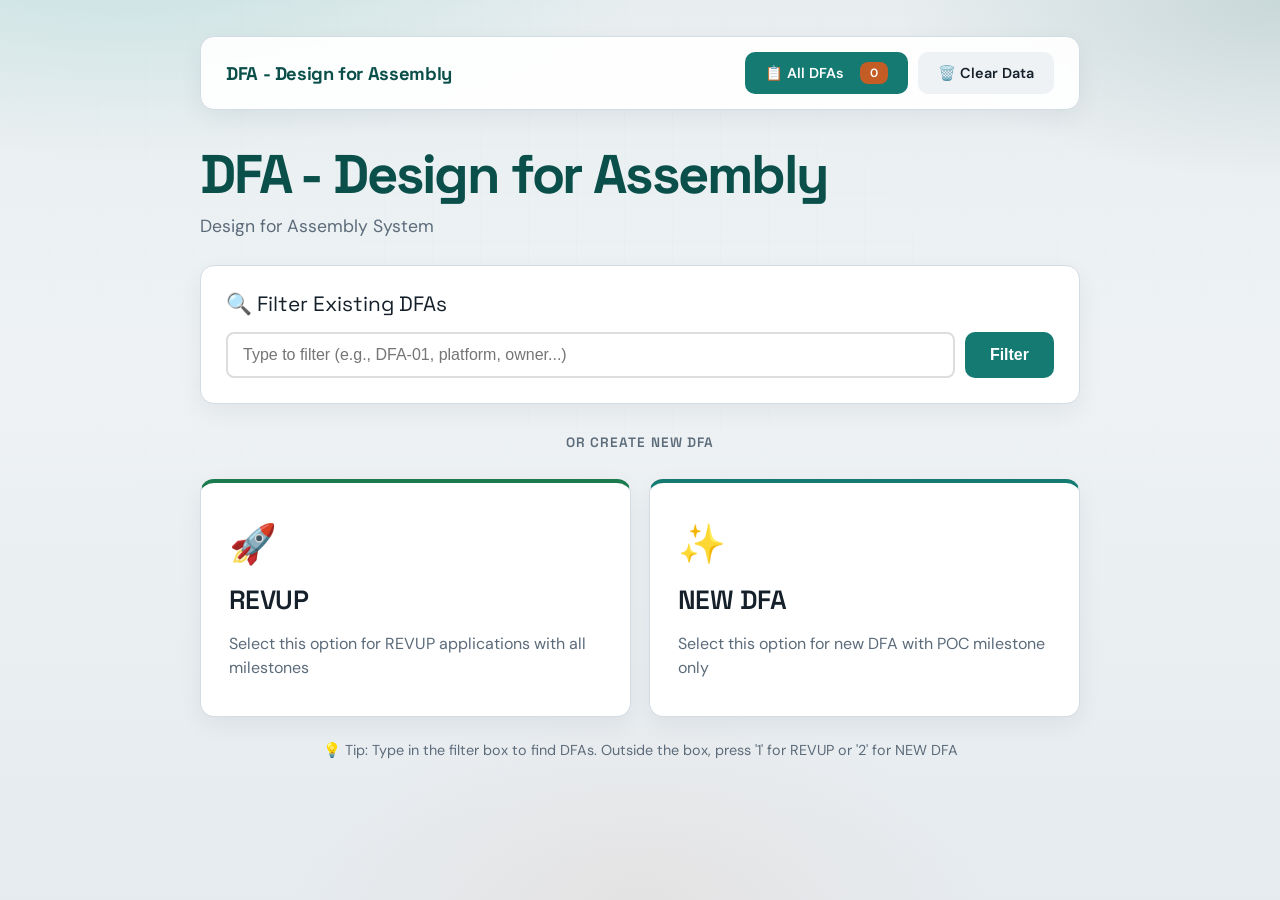
<file: newdfa.html>
<!DOCTYPE html>
<html lang="en">
<head>
    <meta charset="UTF-8">
    <meta name="viewport" content="width=device-width, initial-scale=1.0">
    <link rel="preconnect" href="https://fonts.googleapis.com">
    <link rel="preconnect" href="https://fonts.gstatic.com" crossorigin>
    <link href="https://fonts.googleapis.com/css2?family=DM+Sans:ital,opsz,wght@0,9..40,400;0,9..40,500;0,9..40,600;0,9..40,700;1,9..40,400&family=Space+Grotesk:wght@500;600;700&display=swap" rel="stylesheet">
    <link rel="stylesheet" href="theme.css">

    <title>DFA - Design for Assembly - NEW DFA</title>
    
    <style>
        * {
            margin: 0;
            padding: 0;
            box-sizing: border-box;
        }

        body {
            font-family: 'DM Sans', sans-serif;
            background: linear-gradient(145deg, #0B4F4A 0%, #1A9B8E 100%);
            min-height: 100vh;
            padding: 20px;
        }

        .container {
            max-width: 900px;
            margin: 0 auto;
            background: white;
            border-radius: 20px;
            box-shadow: 0 20px 60px rgba(0, 0, 0, 0.3);
            overflow: hidden;
            animation: slideIn 0.5s ease;
        }

        @keyframes slideIn {
            from {
                opacity: 0;
                transform: translateY(30px);
            }
            to {
                opacity: 1;
                transform: translateY(0);
            }
        }

        .header {
            background: linear-gradient(145deg, #0B4F4A 0%, #1A9B8E 100%);
            color: white;
            padding: 30px;
            text-align: center;
            position: relative;
        }

        .back-button {
            position: absolute;
            left: 20px;
            top: 50%;
            transform: translateY(-50%);
            background: rgba(255, 255, 255, 0.2);
            border: 2px solid white;
            color: white;
            padding: 8px 15px;
            border-radius: 5px;
            cursor: pointer;
            font-size: 0.9rem;
            transition: all 0.3s ease;
            text-decoration: none;
            display: inline-block;
        }

        .back-button:hover {
            background: white;
            color: #147A72;
        }

        .dfa-id-badge {
            background: rgba(255, 255, 255, 0.3);
            padding: 8px 15px;
            border-radius: 20px;
            font-size: 0.9rem;
            margin-bottom: 10px;
            display: inline-block;
            font-weight: 600;
        }

        .header h1 {
            font-size: 2.5rem;
            margin-bottom: 5px;
        }

        .header .icon {
            font-size: 3rem;
            margin-bottom: 10px;
        }

        .header p {
            font-size: 1.1rem;
            opacity: 0.9;
        }

        .progress-container {
            background: #f5f5f5;
            padding: 20px 40px;
            border-bottom: 2px solid #e0e0e0;
        }

        .progress-bar {
            display: flex;
            justify-content: space-between;
            align-items: center;
            position: relative;
        }

        .progress-bar::before {
            content: '';
            position: absolute;
            top: 20px;
            left: 0;
            right: 0;
            height: 3px;
            background: #e0e0e0;
            z-index: 0;
        }

        .progress-step {
            display: flex;
            flex-direction: column;
            align-items: center;
            position: relative;
            z-index: 1;
        }

        .progress-circle {
            width: 40px;
            height: 40px;
            border-radius: 50%;
            background: white;
            border: 3px solid #e0e0e0;
            display: flex;
            align-items: center;
            justify-content: center;
            font-weight: bold;
            margin-bottom: 8px;
            transition: all 0.3s ease;
        }

        .progress-step.active .progress-circle {
            background: #147A72;
            border-color: #147A72;
            color: white;
        }

        .progress-label {
            font-size: 0.85rem;
            color: #666;
            text-align: center;
        }

        .progress-step.active .progress-label {
            color: #147A72;
            font-weight: 600;
        }

        .form-container {
            padding: 40px;
        }

        .info-banner {
            background: #E6F5F3;
            border-left: 4px solid #147A72;
            padding: 15px;
            border-radius: 8px;
            margin-bottom: 25px;
        }

        .info-banner p {
            margin: 0;
            color: #0B4F4A;
            font-size: 0.95rem;
        }

        .info-banner strong {
            color: #083B37;
        }

        .form-group {
            margin-bottom: 25px;
            animation: fadeIn 0.5s ease forwards;
            opacity: 0;
        }

        .form-group:nth-child(1) { animation-delay: 0.1s; }
        .form-group:nth-child(2) { animation-delay: 0.2s; }
        .form-group:nth-child(3) { animation-delay: 0.3s; }
        .form-group:nth-child(4) { animation-delay: 0.4s; }
        .form-group:nth-child(5) { animation-delay: 0.5s; }
        .form-group:nth-child(6) { animation-delay: 0.6s; }
        .form-group:nth-child(7) { animation-delay: 0.7s; }

        @keyframes fadeIn {
            to {
                opacity: 1;
            }
        }

        .form-group label {
            display: block;
            margin-bottom: 8px;
            color: #333;
            font-weight: 600;
            font-size: 1rem;
        }

        .required {
            color: #e74c3c;
            margin-left: 3px;
        }

        .form-group input,
        .form-group select,
        .form-group textarea {
            width: 100%;
            padding: 12px 15px;
            border: 2px solid #ddd;
            border-radius: 8px;
            font-size: 1rem;
            transition: all 0.3s ease;
            background: white;
            font-family: inherit;
        }

        .form-group input:focus,
        .form-group select:focus,
        .form-group textarea:focus {
            outline: none;
            border-color: #147A72;
            box-shadow: 0 0 0 3px rgba(20, 122, 114, 0.1);
        }

        .helper-text {
            font-size: 0.85rem;
            color: #666;
            margin-top: 5px;
            font-style: italic;
        }

        .button-group {
            display: flex;
            gap: 15px;
            margin-top: 40px;
            justify-content: space-between;
        }

        .btn {
            padding: 12px 30px;
            border: none;
            border-radius: 8px;
            font-size: 1rem;
            font-weight: 600;
            cursor: pointer;
            transition: all 0.3s ease;
            display: inline-flex;
            align-items: center;
            gap: 8px;
        }

        .btn-primary {
            background: #147A72;
            color: white;
        }

        .btn-primary:hover {
            background: #0B4F4A;
            transform: translateY(-2px);
            box-shadow: 0 5px 15px rgba(20, 122, 114, 0.3);
        }

        .btn-secondary {
            background: #f1f1f1;
            color: #333;
        }

        .btn-secondary:hover {
            background: #e0e0e0;
        }

        .milestone-display {
            background: linear-gradient(145deg, #0B4F4A 0%, #1A9B8E 100%);
            color: white;
            padding: 20px;
            border-radius: 10px;
            text-align: center;
            margin-bottom: 25px;
        }

        .milestone-display h3 {
            font-size: 1.5rem;
            margin-bottom: 5px;
        }

        .milestone-display p {
            font-size: 0.9rem;
            opacity: 0.9;
        }

        .success-message {
            display: none;
            background: #d4edda;
            color: #155724;
            padding: 15px;
            border-radius: 8px;
            margin-bottom: 20px;
            border: 1px solid #c3e6cb;
        }

        .success-message.show {
            display: block;
            animation: slideDown 0.3s ease;
        }

        @keyframes slideDown {
            from {
                opacity: 0;
                transform: translateY(-10px);
            }
            to {
                opacity: 1;
                transform: translateY(0);
            }
        }

        .error {
            border-color: #e74c3c !important;
        }

        .error-message {
            color: #e74c3c;
            font-size: 0.85rem;
            margin-top: 5px;
            display: none;
        }

        .error-message.show {
            display: block;
        }

        .platform-input-group {
            display: flex;
            gap: 10px;
        }

        .platform-select {
            flex: 1;
        }

        .add-platform-btn {
            padding: 12px 20px;
            background: #147A72;
            color: white;
            border: none;
            border-radius: 8px;
            cursor: pointer;
            font-weight: 600;
            transition: all 0.3s ease;
            white-space: nowrap;
        }

        .add-platform-btn:hover {
            background: #0B4F4A;
        }

        .platform-add-panel {
            display: none;
            gap: 10px;
            margin-top: 10px;
            align-items: center;
            flex-wrap: wrap;
        }

        .platform-add-panel.active {
            display: flex;
        }

        .platform-add-panel input {
            flex: 1;
            min-width: 180px;
            padding: 10px 12px;
            border: 2px solid #D3DBE3;
            border-radius: 8px;
            font-size: 0.95rem;
        }

        .platform-add-confirm,
        .platform-add-cancel {
            padding: 10px 16px;
            border: none;
            border-radius: 8px;
            cursor: pointer;
            font-weight: 600;
            white-space: nowrap;
        }

        .platform-add-confirm {
            background: #147A72;
            color: white;
        }

        .platform-add-confirm:hover {
            background: #0B4F4A;
        }

        .platform-add-cancel {
            background: #E8EEF0;
            color: #15202B;
        }

        .platform-add-cancel:hover {
            background: #D3DBE3;
        }

        .version-display {
            background: #E6F5F3;
            border: 2px solid #147A72;
            padding: 12px 15px;
            border-radius: 8px;
            font-size: 1.1rem;
            font-weight: 600;
            color: #0B4F4A;
            display: flex;
            align-items: center;
            gap: 10px;
        }

        .version-badge {
            background: #147A72;
            color: white;
            padding: 5px 12px;
            border-radius: 15px;
            font-size: 0.9rem;
        }

        textarea {
            resize: vertical;
            min-height: 80px;
        }

        @media (max-width: 768px) {
            .form-container {
                padding: 20px;
            }

            .header h1 {
                font-size: 1.8rem;
            }

            .back-button {
                position: static;
                transform: none;
                display: block;
                margin-bottom: 15px;
                width: fit-content;
            }

            .button-group {
                flex-direction: column;
            }

            .btn {
                width: 100%;
                justify-content: center;
            }

            .left-buttons {
                flex-direction: column;
                width: 100%;
            }

            .platform-input-group {
                flex-direction: column;
            }
        }

        .btn.loading::after {
            content: '';
            width: 16px;
            height: 16px;
            border: 2px solid white;
            border-top-color: transparent;
            border-radius: 50%;
            animation: spin 0.6s linear infinite;
            margin-left: 8px;
        }

        @keyframes spin {
            to { transform: rotate(360deg); }
        }

        .left-buttons {
            display: flex;
            gap: 15px;
        }
    

        /* Shared form / wizard polish */
        .container, .header-card, .progress-card, .form-card, .content-card,
        .filters-section, .controls-section, .table-container, .header {
            box-shadow: 0 8px 24px rgba(21,32,43,0.07) !important;
            border: 1px solid #D3DBE3;
        }
        .header, .header-card { animation: dfa-nav-in 0.45s cubic-bezier(0.22, 1, 0.36, 1) both; }
        .form-container, .form-card, .content-card, .progress-card,
        .filters-section, .controls-section, .table-container, .stats-container {
            animation: dfa-rise 0.5s cubic-bezier(0.22, 1, 0.36, 1) 0.08s both;
        }
        .header h1, .header-text h1, .header-left h1 {
            font-family: 'Space Grotesk', sans-serif !important; letter-spacing: -0.02em;
        }
        .btn, .btn-primary, .btn-header, .add-platform-btn, .load-selected-btn,
        .filter-toggle-btn, .nav-btn, .action-btn {
            transition: transform 0.2s ease, box-shadow 0.2s ease, background 0.2s ease !important;
        }
        .btn:hover:not(:disabled), .btn-primary:hover, .nav-btn:hover { transform: translateY(-1px); }
        input:focus, select:focus, textarea:focus, .filter-input:focus, .filter-select:focus,
        .search-input:focus, .search-box input:focus {
            border-color: #147A72 !important; box-shadow: 0 0 0 3px rgba(20,122,114,0.12) !important;
        }
        .spinner { border-top-color: #147A72 !important; }
        .progress-step.active .progress-circle,
        .progress-step.active .step-circle,
        .step-circle.active {
            background: #147A72 !important; border-color: #147A72 !important; color: white !important;
        }
        .progress-step.active .progress-label,
        .progress-step.active .step-label { color: #0B4F4A !important; }

</style>
</head>
<body>
    <div class="container">
        <div class="header">
            <a href="index.html" class="back-button">← Back</a>
            <div class="dfa-id-badge" id="dfaIdBadge">Loading...</div>
            <div class="icon">✨</div>
            <h1>NEW DFA Application</h1>
            <p>Design for Assembly Form - Step 1 (POC Only)</p>
        </div>

        <div class="progress-container">
            <div class="progress-bar">
                <div class="progress-step active">
                    <div class="progress-circle">1</div>
                    <span class="progress-label">NEW DFA</span>
                </div>
                <div class="progress-step">
                    <div class="progress-circle">2</div>
                    <span class="progress-label">PFD</span>
                </div>
                <div class="progress-step">
                    <div class="progress-circle">3</div>
                    <span class="progress-label">AMR</span>
                </div>
                <div class="progress-step">
                    <div class="progress-circle">4</div>
                    <span class="progress-label">Report</span>
                </div>
            </div>
        </div>

        <div class="form-container">
            <div class="info-banner">
                <p>ℹ️ <strong>NEW DFA:</strong> This is for first-time DFA with POC (Proof of Concept) milestone only. If version is applicable, it starts at v1.</p>
            </div>

            <div class="success-message" id="successMessage">
                ✓ Data saved successfully! Proceeding to PFD...
            </div>

            <form id="newdfaForm">
                <!-- Milestone Display (Fixed to POC) -->
                <div class="milestone-display">
                    <h3>📌 Build Milestone: POC</h3>
                    <p>Proof of Concept - Fixed for NEW DFA</p>
                </div>

                <div class="form-group">
                    <label for="platform">1. Platform Selection <span class="required">*</span></label>
                    <div class="platform-input-group">
                        <select class="platform-select" id="platform" name="platform" required>
                            <option value="">-- Select Platform --</option>
                        </select>
                        <button type="button" class="add-platform-btn" onclick="addNewPlatform()">
                            ➕ Add New
                        </button>
                    </div>
                    <div class="platform-add-panel" id="platformAddPanel">
                        <input type="text" id="newPlatformInput" placeholder="Enter new platform name" autocomplete="off">
                        <button type="button" class="platform-add-confirm" onclick="confirmAddPlatform()">Add</button>
                        <button type="button" class="platform-add-cancel" onclick="cancelAddPlatform()">Cancel</button>
                    </div>
                    <span class="helper-text">Select existing platform or add new one</span>
                    <span class="error-message" id="platformError">Please select platform</span>
                </div>

                <div class="form-group">
                    <label for="swimlanes">2. Swimlanes <span class="required">*</span></label>
                    <div class="platform-input-group">
                        <select class="platform-select" id="swimlanes" name="swimlanes" required>
                            <option value="">-- Select Swimlane --</option>
                        </select>
                        <button type="button" class="add-platform-btn" onclick="addNewSwimlane()">
                            ➕ Add New
                        </button>
                    </div>
                    <div class="platform-add-panel" id="swimlaneAddPanel">
                        <input type="text" id="newSwimlaneInput" placeholder="Enter new swimlane name" autocomplete="off">
                        <button type="button" class="platform-add-confirm" onclick="confirmAddSwimlane()">Add</button>
                        <button type="button" class="platform-add-cancel" onclick="cancelAddSwimlane()">Cancel</button>
                    </div>
                    <span class="helper-text">Select existing swimlane or add new one</span>
                    <span class="error-message" id="swimlanesError">Please select swimlanes</span>
                </div>

                <div class="form-group">
                    <label for="dfaOwner">3. DFA Owner / Assigned Person <span class="required">*</span></label>
                    <input 
                        type="text" 
                        id="dfaOwner" 
                        name="dfaOwner" 
                        placeholder="Enter name of DFA owner"
                        required
                    >
                    <span class="error-message" id="ownerError">Please enter DFA owner name</span>
                </div>

                <div class="form-group">
                    <label for="tcNumber">4. TC Number (Part Number) <span class="required">*</span></label>
                    <input 
                        type="text" 
                        id="tcNumber" 
                        name="tcNumber" 
                        placeholder="e.g., TC-12345"
                        required
                    >
                    <span class="helper-text">Enter the technical component number</span>
                    <span class="error-message" id="tcNumberError">Please enter TC number</span>
                </div>

                <div class="form-group">
                    <label for="tcDescription">5. TC Part Description (Part Name) <span class="required">*</span></label>
                    <input 
                        type="text" 
                        id="tcDescription" 
                        name="tcDescription" 
                        placeholder="Enter part description"
                        required
                    >
                    <span class="error-message" id="descriptionError">Please enter part description</span>
                </div>

                <div class="form-group">
                    <label for="versionApplicable">6. Is Version Applicable? <span class="required">*</span></label>
                    <select id="versionApplicable" name="versionApplicable" required onchange="updateVersionFromApplicability()">
                        <option value="">-- Select --</option>
                        <option value="Yes">Yes</option>
                        <option value="No">No</option>
                    </select>
                    <span class="helper-text">If Yes, version starts at v1 and will increase on next REVUP. If No, version stays unchanged.</span>
                    <span class="error-message" id="versionApplicableError">Please select if version is applicable</span>
                </div>

                <div class="form-group" id="versionNumberGroup">
                    <label>7. Version Number</label>
                    <div class="version-display">
                        <span>📌 Version:</span>
                        <span class="version-badge" id="versionDisplay">—</span>
                    </div>
                    <input type="hidden" id="versionNumber" name="versionNumber" value="">
                    <span class="helper-text" id="versionHelper">Select whether version is applicable first</span>
                </div>

                <div class="button-group">
                    <div class="left-buttons">
                        <button type="button" class="btn btn-secondary" onclick="saveDraft()">
                            💾 Save Draft
                        </button>
                        <button type="button" class="btn btn-secondary" onclick="resetForm()">
                            🔄 Reset
                        </button>
                    </div>
                    <button type="submit" class="btn btn-primary">
                        Next to PFD →
                    </button>
                </div>
            </form>
        </div>
    </div>

    <script>
        let currentDFA = null;
        let platforms = [];
        let swimlanesList = [];

        window.addEventListener('load', function() {
            loadCurrentDFA();
            loadPlatforms();
            loadSwimlanes();
            loadSavedData();
        });

        function loadCurrentDFA() {
            const dfaData = localStorage.getItem('currentDFA');
            if (dfaData) {
                currentDFA = JSON.parse(dfaData);
                document.getElementById('dfaIdBadge').textContent = `DFA ID: ${currentDFA.dfaId}`;
            } else {
                alert('No active DFA session found. Redirecting to home...');
                window.location.href = 'index.html';
            }
        }

        function loadPlatforms() {
            const savedPlatforms = localStorage.getItem('platforms');
            if (savedPlatforms) {
                platforms = JSON.parse(savedPlatforms);
            } else {
                // Default platforms
                platforms = ['Platform A', 'Platform B', 'EV Platform', 'Hybrid Platform'];
                localStorage.setItem('platforms', JSON.stringify(platforms));
            }
            updatePlatformDropdown();
        }

        function updatePlatformDropdown() {
            const select = document.getElementById('platform');
            const currentValue = select.value;
            
            select.innerHTML = '<option value="">-- Select Platform --</option>';
            platforms.forEach(platform => {
                const option = document.createElement('option');
                option.value = platform;
                option.textContent = platform;
                select.appendChild(option);
            });
            
            if (currentValue && platforms.includes(currentValue)) {
                select.value = currentValue;
            }
        }

        function addNewPlatform() {
            const panel = document.getElementById('platformAddPanel');
            const input = document.getElementById('newPlatformInput');
            if (!panel || !input) {
                // Fallback if panel missing
                const name = window.prompt('Enter new platform name:');
                if (name && name.trim()) saveNewPlatform(name.trim());
                return;
            }
            panel.classList.add('active');
            input.value = '';
            input.focus();
        }

        function cancelAddPlatform() {
            const panel = document.getElementById('platformAddPanel');
            const input = document.getElementById('newPlatformInput');
            if (panel) panel.classList.remove('active');
            if (input) input.value = '';
        }

        function confirmAddPlatform() {
            const input = document.getElementById('newPlatformInput');
            const name = (input && input.value ? input.value : '').trim();
            if (!name) {
                showToast('⚠️ Please enter a platform name', true);
                if (input) input.focus();
                return;
            }
            saveNewPlatform(name);
        }

        function saveNewPlatform(trimmedPlatform) {
            const exists = platforms.some(p => p.toLowerCase() === trimmedPlatform.toLowerCase());
            if (exists) {
                showToast('⚠️ Platform already exists!', true);
                return;
            }
            platforms.push(trimmedPlatform);
            localStorage.setItem('platforms', JSON.stringify(platforms));
            updatePlatformDropdown();
            const select = document.getElementById('platform');
            if (select) select.value = trimmedPlatform;
            cancelAddPlatform();
            showToast(`✅ Platform "${trimmedPlatform}" added successfully!`);
        }

        // Enter / Escape on the inline add field (script is at end of body)
        (function bindPlatformAddKeys() {
            const input = document.getElementById('newPlatformInput');
            if (!input) return;
            input.addEventListener('keydown', function(e) {
                if (e.key === 'Enter') {
                    e.preventDefault();
                    confirmAddPlatform();
                } else if (e.key === 'Escape') {
                    cancelAddPlatform();
                }
            });
        })();

        function loadSwimlanes() {
            const saved = localStorage.getItem('swimlanes');
            if (saved) {
                swimlanesList = JSON.parse(saved);
            } else {
                swimlanesList = ['Chassis', 'Body', 'Powertrain', 'Interior', 'Electrical'];
                localStorage.setItem('swimlanes', JSON.stringify(swimlanesList));
            }
            // Absorb any previously typed free-text values from saved DFAs
            try {
                const allDFAs = JSON.parse(localStorage.getItem('allDFAData') || '{}');
                Object.values(allDFAs).forEach(function(dfa) {
                    const val = (dfa.revup && dfa.revup.swimlanes) || (dfa.newdfa && dfa.newdfa.swimlanes) || '';
                    if (val && !swimlanesList.some(s => s.toLowerCase() === String(val).toLowerCase())) {
                        swimlanesList.push(String(val));
                    }
                });
                localStorage.setItem('swimlanes', JSON.stringify(swimlanesList));
            } catch (e) { /* ignore */ }
            updateSwimlaneDropdown();
        }

        function updateSwimlaneDropdown() {
            const select = document.getElementById('swimlanes');
            if (!select) return;
            const currentValue = select.value;
            select.innerHTML = '<option value="">-- Select Swimlane --</option>';
            swimlanesList.forEach(function(name) {
                const option = document.createElement('option');
                option.value = name;
                option.textContent = name;
                select.appendChild(option);
            });
            if (currentValue && swimlanesList.includes(currentValue)) {
                select.value = currentValue;
            }
        }

        function addNewSwimlane() {
            const panel = document.getElementById('swimlaneAddPanel');
            const input = document.getElementById('newSwimlaneInput');
            if (!panel || !input) {
                const name = window.prompt('Enter new swimlane name:');
                if (name && name.trim()) saveNewSwimlane(name.trim());
                return;
            }
            panel.classList.add('active');
            input.value = '';
            input.focus();
        }

        function cancelAddSwimlane() {
            const panel = document.getElementById('swimlaneAddPanel');
            const input = document.getElementById('newSwimlaneInput');
            if (panel) panel.classList.remove('active');
            if (input) input.value = '';
        }

        function confirmAddSwimlane() {
            const input = document.getElementById('newSwimlaneInput');
            const name = (input && input.value ? input.value : '').trim();
            if (!name) {
                showToast('⚠️ Please enter a swimlane name', true);
                if (input) input.focus();
                return;
            }
            saveNewSwimlane(name);
        }

        function saveNewSwimlane(trimmed) {
            const exists = swimlanesList.some(s => s.toLowerCase() === trimmed.toLowerCase());
            if (exists) {
                showToast('⚠️ Swimlane already exists!', true);
                return;
            }
            swimlanesList.push(trimmed);
            localStorage.setItem('swimlanes', JSON.stringify(swimlanesList));
            updateSwimlaneDropdown();
            const select = document.getElementById('swimlanes');
            if (select) select.value = trimmed;
            cancelAddSwimlane();
            showToast(`✅ Swimlane "${trimmed}" added successfully!`);
        }

        (function bindSwimlaneAddKeys() {
            const input = document.getElementById('newSwimlaneInput');
            if (!input) return;
            input.addEventListener('keydown', function(e) {
                if (e.key === 'Enter') {
                    e.preventDefault();
                    confirmAddSwimlane();
                } else if (e.key === 'Escape') {
                    cancelAddSwimlane();
                }
            });
        })();

        function ensureOptionSelected(selectId, value) {
            if (!value) return;
            const select = document.getElementById(selectId);
            if (!select) return;
            const found = Array.from(select.options).some(o => o.value === value);
            if (!found) {
                const option = document.createElement('option');
                option.value = value;
                option.textContent = value;
                select.appendChild(option);
            }
            select.value = value;
        }

        function loadSavedData() {
            if (currentDFA && currentDFA.revup) {
                const revupData = currentDFA.revup;

                if (revupData.platform) ensureOptionSelected('platform', revupData.platform);
                if (revupData.swimlanes) {
                    if (!swimlanesList.some(s => s.toLowerCase() === String(revupData.swimlanes).toLowerCase())) {
                        swimlanesList.push(revupData.swimlanes);
                        localStorage.setItem('swimlanes', JSON.stringify(swimlanesList));
                        updateSwimlaneDropdown();
                    }
                    ensureOptionSelected('swimlanes', revupData.swimlanes);
                }

                const fields = ['dfaOwner', 'tcNumber', 'tcDescription'];
                fields.forEach(field => {
                    if (revupData[field]) {
                        const element = document.getElementById(field);
                        if (element) element.value = revupData[field];
                    }
                });

                if (revupData.versionApplicable) {
                    document.getElementById('versionApplicable').value = revupData.versionApplicable;
                    updateVersionFromApplicability();
                    if (revupData.versionNumber) {
                        document.getElementById('versionNumber').value = revupData.versionNumber;
                        document.getElementById('versionDisplay').textContent = revupData.versionNumber;
                    }
                }
            }
        }

        function updateVersionFromApplicability() {
            const applicable = document.getElementById('versionApplicable').value;
            const versionInput = document.getElementById('versionNumber');
            const versionDisplay = document.getElementById('versionDisplay');
            const helper = document.getElementById('versionHelper');

            if (applicable === 'Yes') {
                versionInput.value = 'v1';
                versionDisplay.textContent = 'v1';
                helper.textContent = 'Version applicable — assigned v1. Next REVUP will increase it.';
            } else if (applicable === 'No') {
                versionInput.value = 'N/A';
                versionDisplay.textContent = 'N/A (unchanged)';
                helper.textContent = 'Version not applicable — kept as N/A / unchanged.';
            } else {
                versionInput.value = '';
                versionDisplay.textContent = '—';
                helper.textContent = 'Select whether version is applicable first';
            }
        }

        const form = document.getElementById('newdfaForm');
        
        form.addEventListener('submit', function(e) {
            e.preventDefault();
            
            clearErrors();
            
            if (validateForm()) {
                const formData = new FormData(form);
                const newdfaData = Object.fromEntries(formData);
                
                // Force milestone to POC; version based on applicability
                newdfaData.milestone = 'POC';
                newdfaData.versionApplicable = document.getElementById('versionApplicable').value;
                if (newdfaData.versionApplicable === 'Yes') {
                    newdfaData.versionNumber = 'v1';
                } else {
                    newdfaData.versionNumber = 'N/A';
                }
                newdfaData.completedAt = new Date().toISOString();
                
                const submitBtn = form.querySelector('.btn-primary');
                submitBtn.classList.add('loading');
                submitBtn.innerHTML = 'Saving...';
                
                setTimeout(() => {
                    saveToStorage(newdfaData);
                    
                    document.getElementById('successMessage').classList.add('show');
                    submitBtn.classList.remove('loading');
                    submitBtn.innerHTML = 'Next to PFD →';
                    
                    setTimeout(() => {
                        window.location.href = 'pfd.html';
                    }, 1000);
                }, 500);
            }
        });

        function saveToStorage(newdfaData) {
            currentDFA.revup = newdfaData;
            currentDFA.metadata.lastUpdated = new Date().toISOString();
            currentDFA.metadata.currentStep = 2;
            if (!currentDFA.metadata.completedSteps.includes(1)) {
                currentDFA.metadata.completedSteps.push(1);
            }
            
            localStorage.setItem('currentDFA', JSON.stringify(currentDFA));
            
            const allDFAs = JSON.parse(localStorage.getItem('allDFAData') || '{}');
            allDFAs[currentDFA.dfaId] = currentDFA;
            localStorage.setItem('allDFAData', JSON.stringify(allDFAs));
            
            console.log('NEW DFA saved:', currentDFA.dfaId);
        }

        function saveDraft() {
            const formData = new FormData(form);
            const newdfaData = Object.fromEntries(formData);
            newdfaData.milestone = 'POC';
            newdfaData.versionApplicable = document.getElementById('versionApplicable').value || '';
            if (newdfaData.versionApplicable === 'Yes') {
                newdfaData.versionNumber = 'v1';
            } else if (newdfaData.versionApplicable === 'No') {
                newdfaData.versionNumber = 'N/A';
            } else {
                newdfaData.versionNumber = '';
            }
            
            currentDFA.revup = newdfaData;
            currentDFA.metadata.lastUpdated = new Date().toISOString();
            localStorage.setItem('currentDFA', JSON.stringify(currentDFA));
            
            const allDFAs = JSON.parse(localStorage.getItem('allDFAData') || '{}');
            allDFAs[currentDFA.dfaId] = currentDFA;
            localStorage.setItem('allDFAData', JSON.stringify(allDFAs));
            
            showToast('✓ Draft saved successfully!');
        }

        function validateForm() {
            let isValid = true;
            
            const requiredFields = [
                { id: 'platform', errorId: 'platformError' },
                { id: 'swimlanes', errorId: 'swimlanesError' },
                { id: 'dfaOwner', errorId: 'ownerError' },
                { id: 'tcNumber', errorId: 'tcNumberError' },
                { id: 'tcDescription', errorId: 'descriptionError' },
                { id: 'versionApplicable', errorId: 'versionApplicableError' }
            ];
            
            requiredFields.forEach(field => {
                const input = document.getElementById(field.id);
                if (!input.value.trim()) {
                    showError(field.errorId, input);
                    isValid = false;
                }
            });
            
            return isValid;
        }

        function showError(errorId, inputElement) {
            const errorMsg = document.getElementById(errorId);
            errorMsg.classList.add('show');
            if (inputElement) {
                inputElement.classList.add('error');
            }
        }

        function clearErrors() {
            const errorMessages = document.querySelectorAll('.error-message');
            errorMessages.forEach(msg => msg.classList.remove('show'));
            
            const errorInputs = document.querySelectorAll('.error');
            errorInputs.forEach(input => input.classList.remove('error'));
        }

        function resetForm() {
            if (confirm('Are you sure you want to reset the form? This will clear all unsaved data.')) {
                form.reset();
                clearErrors();
                document.getElementById('successMessage').classList.remove('show');
            }
        }

        function showToast(message, isError = false) {
            const toast = document.createElement('div');
            toast.style.cssText = `
                position: fixed;
                top: 20px;
                right: 20px;
                background: ${isError ? '#e74c3c' : '#147A72'};
                color: white;
                padding: 15px 25px;
                border-radius: 8px;
                box-shadow: 0 5px 15px rgba(0,0,0,0.3);
                z-index: 10000;
                animation: slideInRight 0.3s ease;
            `;
            toast.textContent = message;
            document.body.appendChild(toast);
            
            setTimeout(() => {
                toast.remove();
            }, 3000);
        }

        const inputs = form.querySelectorAll('input, select, textarea');
        inputs.forEach(input => {
            input.addEventListener('input', function() {
                if (this.classList.contains('error')) {
                    this.classList.remove('error');
                    const errorId = this.id + 'Error';
                    const errorMsg = document.getElementById(errorId);
                    if (errorMsg) {
                        errorMsg.classList.remove('show');
                    }
                }
            });
        });
    </script>
</body>
</html>
</file>
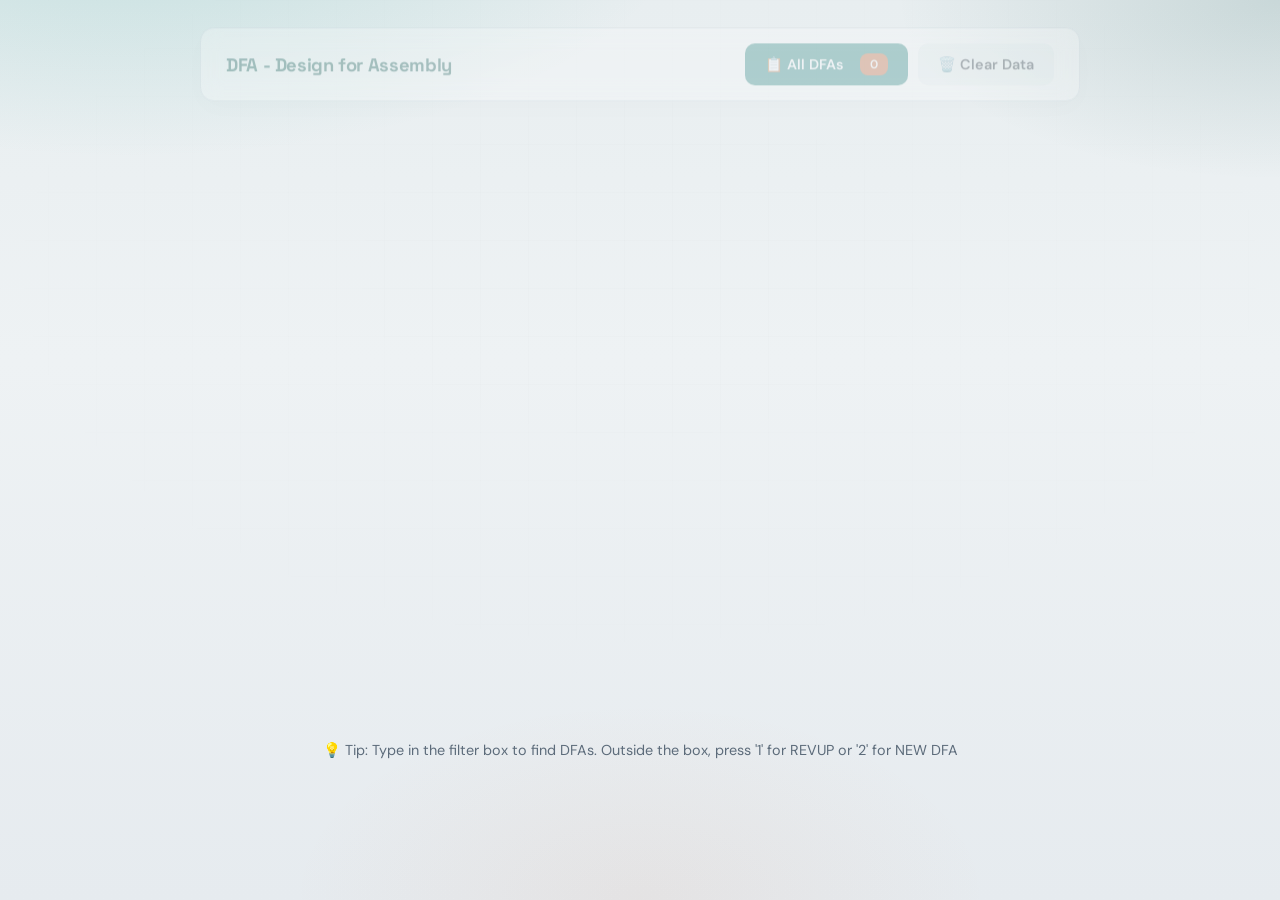
<file: pfd.html>
<!DOCTYPE html>
<html lang="en">
<head>
    <meta charset="UTF-8">
    <meta name="viewport" content="width=device-width, initial-scale=1.0">
    <link rel="preconnect" href="https://fonts.googleapis.com">
    <link rel="preconnect" href="https://fonts.gstatic.com" crossorigin>
    <link href="https://fonts.googleapis.com/css2?family=DM+Sans:ital,opsz,wght@0,9..40,400;0,9..40,500;0,9..40,600;0,9..40,700;1,9..40,400&family=Space+Grotesk:wght@500;600;700&display=swap" rel="stylesheet">
    <link rel="stylesheet" href="theme.css">

    <title>DFA - Design for Assembly - Process Flow Diagram</title>
    
    <style>
        * {
            margin: 0;
            padding: 0;
            box-sizing: border-box;
        }

        :root {
            --primary-gradient: linear-gradient(145deg, #083B37 0%, #147A72 55%, #1A9B8E 100%);
            --secondary-gradient: linear-gradient(145deg, #1A3A4A 0%, #C45C26 100%);
            --success-gradient: linear-gradient(145deg, #1B7A4E 0%, #2D9B6A 100%);
            --warning-gradient: linear-gradient(145deg, #B45309 0%, #D97706 100%);
            --primary-color: #147A72;
            --secondary-color: #0B4F4A;
            --success-color: #00f2fe;
            --warning-color: #fa709a;
            --danger-color: #ff6b6b;
            --text-dark: #2c3e50;
            --text-light: #7f8c8d;
            --bg-light: #f8f9fa;
            --border-color: #e1e8ed;
            --shadow-sm: 0 2px 8px rgba(0, 0, 0, 0.08);
            --shadow-md: 0 4px 16px rgba(0, 0, 0, 0.12);
            --shadow-lg: 0 8px 32px rgba(0, 0, 0, 0.16);
            --shadow-xl: 0 16px 48px rgba(0, 0, 0, 0.2);
        }

        body {
            font-family: 'DM Sans', sans-serif;
            background: var(--primary-gradient);
            min-height: 100vh;
            padding: 20px;
            line-height: 1.6;
        }

        .container {
            max-width: 1200px;
            margin: 0 auto;
        }

        /* Modern Header */
        .header-card {
            background: white;
            border-radius: 24px;
            padding: 32px;
            margin-bottom: 24px;
            box-shadow: var(--shadow-lg);
            position: relative;
            overflow: hidden;
        }

        .header-card::before {
            content: '';
            position: absolute;
            top: 0;
            left: 0;
            right: 0;
            height: 6px;
            background: var(--primary-gradient);
        }

        .header-content {
            display: flex;
            justify-content: space-between;
            align-items: center;
            flex-wrap: wrap;
            gap: 20px;
        }

        .header-left {
            display: flex;
            align-items: center;
            gap: 20px;
        }

        .header-icon {
            width: 64px;
            height: 64px;
            background: var(--primary-gradient);
            border-radius: 16px;
            display: flex;
            align-items: center;
            justify-content: center;
            font-size: 32px;
            box-shadow: var(--shadow-md);
        }

        .header-text h1 {
            font-size: 28px;
            font-weight: 700;
            color: var(--text-dark);
            margin-bottom: 4px;
        }

        .header-text p {
            font-size: 14px;
            color: var(--text-light);
        }

        .dfa-badge {
            display: inline-flex;
            align-items: center;
            gap: 8px;
            padding: 8px 16px;
            background: linear-gradient(145deg, #E6F5F3 0%, #D4EFEB 100%);
            border-radius: 12px;
            font-size: 13px;
            font-weight: 600;
            color: var(--primary-color);
            border: 2px solid rgba(20, 122, 114, 0.2);
        }

        .header-actions {
            display: flex;
            gap: 12px;
        }

        .btn-header {
            padding: 10px 20px;
            border: none;
            border-radius: 12px;
            font-size: 14px;
            font-weight: 600;
            cursor: pointer;
            transition: all 0.3s cubic-bezier(0.4, 0, 0.2, 1);
            display: inline-flex;
            align-items: center;
            gap: 8px;
            box-shadow: var(--shadow-sm);
        }

        .btn-back {
            background: white;
            color: var(--text-dark);
            border: 2px solid var(--border-color);
        }

        .btn-back:hover {
            border-color: var(--primary-color);
            color: var(--primary-color);
            transform: translateY(-2px);
            box-shadow: var(--shadow-md);
        }

        /* Progress Steps */
        .progress-card {
            background: white;
            border-radius: 24px;
            padding: 32px;
            margin-bottom: 24px;
            box-shadow: var(--shadow-lg);
        }

        .progress-steps {
            display: flex;
            justify-content: space-between;
            align-items: center;
            position: relative;
            max-width: 800px;
            margin: 0 auto;
        }

        .progress-steps::before {
            content: '';
            position: absolute;
            top: 24px;
            left: 48px;
            right: 48px;
            height: 4px;
            background: var(--border-color);
            z-index: 0;
        }

        .progress-step {
            display: flex;
            flex-direction: column;
            align-items: center;
            position: relative;
            z-index: 1;
            flex: 1;
        }

        .step-circle {
            width: 48px;
            height: 48px;
            border-radius: 50%;
            background: white;
            border: 4px solid var(--border-color);
            display: flex;
            align-items: center;
            justify-content: center;
            font-weight: 700;
            font-size: 16px;
            color: var(--text-light);
            margin-bottom: 12px;
            transition: all 0.3s ease;
            box-shadow: var(--shadow-sm);
        }

        .progress-step.completed .step-circle {
            background: linear-gradient(145deg, #1B7A4E 0%, #2D9B6A 100%);
            border-color: #00f2fe;
            color: white;
        }

        .progress-step.active .step-circle {
            background: var(--primary-gradient);
            border-color: var(--primary-color);
            color: white;
            transform: scale(1.1);
            box-shadow: 0 4px 16px rgba(20, 122, 114, 0.4);
        }

        .step-label {
            font-size: 13px;
            font-weight: 600;
            color: var(--text-light);
            text-align: center;
        }

        .progress-step.active .step-label {
            color: var(--primary-color);
        }

        .progress-step.completed .step-label {
            color: var(--success-color);
        }

        /* Main Content */
        .content-grid {
            display: grid;
            grid-template-columns: 1fr 400px;
            gap: 24px;
            margin-bottom: 24px;
        }

        .main-panel {
            display: flex;
            flex-direction: column;
            gap: 24px;
        }

        .card {
            background: white;
            border-radius: 24px;
            padding: 32px;
            box-shadow: var(--shadow-lg);
            transition: all 0.3s ease;
        }

        .card:hover {
            box-shadow: var(--shadow-xl);
        }

        .card-header {
            display: flex;
            align-items: center;
            gap: 12px;
            margin-bottom: 24px;
            padding-bottom: 16px;
            border-bottom: 2px solid var(--border-color);
        }

        .card-icon {
            width: 40px;
            height: 40px;
            background: var(--primary-gradient);
            border-radius: 12px;
            display: flex;
            align-items: center;
            justify-content: center;
            font-size: 20px;
        }

        .card-title {
            font-size: 20px;
            font-weight: 700;
            color: var(--text-dark);
        }

        /* Info Banner */
        .info-banner {
            background: linear-gradient(135deg, #e0f2fe 0%, #dbeafe 100%);
            border-left: 4px solid #0ea5e9;
            padding: 16px 20px;
            border-radius: 12px;
            margin-bottom: 24px;
            display: flex;
            align-items: start;
            gap: 12px;
        }

        .info-banner-icon {
            font-size: 24px;
            flex-shrink: 0;
        }

        .info-banner-text {
            flex: 1;
        }

        .info-banner-text p {
            margin: 0;
            color: #0c4a6e;
            font-size: 14px;
            line-height: 1.6;
        }

        .info-banner-text strong {
            color: #075985;
        }

        /* Form Group */
        .form-group {
            margin-bottom: 24px;
        }

        .form-label {
            display: flex;
            align-items: center;
            gap: 8px;
            margin-bottom: 12px;
            font-size: 14px;
            font-weight: 600;
            color: var(--text-dark);
        }

        .required {
            color: #ef4444;
        }

        .form-input,
        .form-textarea,
        .form-file {
            width: 100%;
            padding: 14px 16px;
            border: 2px solid var(--border-color);
            border-radius: 12px;
            font-size: 14px;
            font-family: inherit;
            transition: all 0.3s ease;
            background: white;
        }

        .form-input:focus,
        .form-textarea:focus {
            outline: none;
            border-color: var(--primary-color);
            box-shadow: 0 0 0 4px rgba(20, 122, 114, 0.1);
        }

        .form-textarea {
            resize: vertical;
            min-height: 100px;
        }

        .form-file {
            padding: 12px;
            cursor: pointer;
        }

        .form-file::-webkit-file-upload-button {
            padding: 8px 16px;
            background: var(--primary-gradient);
            color: white;
            border: none;
            border-radius: 8px;
            font-weight: 600;
            cursor: pointer;
            margin-right: 12px;
        }

        .helper-text {
            font-size: 12px;
            color: var(--text-light);
            margin-top: 8px;
            display: flex;
            align-items: center;
            gap: 6px;
        }

        .image-size-info {
            font-size: 12px;
            margin-top: 8px;
            padding: 8px 12px;
            border-radius: 8px;
            display: inline-block;
        }

        .image-size-info.success {
            background: #d1fae5;
            color: #065f46;
        }

        .image-size-info.warning {
            background: #fef3c7;
            color: #92400e;
        }

        /* Buttons */
        .btn {
            padding: 14px 28px;
            border: none;
            border-radius: 12px;
            font-size: 15px;
            font-weight: 600;
            cursor: pointer;
            transition: all 0.3s cubic-bezier(0.4, 0, 0.2, 1);
            display: inline-flex;
            align-items: center;
            justify-content: center;
            gap: 10px;
            box-shadow: var(--shadow-sm);
            position: relative;
            overflow: hidden;
        }

        .btn::before {
            content: '';
            position: absolute;
            top: 50%;
            left: 50%;
            width: 0;
            height: 0;
            border-radius: 50%;
            background: rgba(255, 255, 255, 0.3);
            transform: translate(-50%, -50%);
            transition: width 0.6s, height 0.6s;
        }

        .btn:hover::before {
            width: 300px;
            height: 300px;
        }

        .btn-primary {
            background: var(--primary-gradient);
            color: white;
        }

        .btn-primary:hover:not(:disabled) {
            transform: translateY(-2px);
            box-shadow: 0 8px 24px rgba(20, 122, 114, 0.4);
        }

        .btn-success {
            background: var(--success-gradient);
            color: white;
        }

        .btn-success:hover:not(:disabled) {
            transform: translateY(-2px);
            box-shadow: 0 8px 24px rgba(79, 172, 254, 0.4);
        }

        .btn-warning {
            background: var(--warning-gradient);
            color: white;
        }

        .btn-warning:hover:not(:disabled) {
            transform: translateY(-2px);
            box-shadow: 0 8px 24px rgba(250, 112, 154, 0.4);
        }

        .btn-secondary {
            background: white;
            color: var(--text-dark);
            border: 2px solid var(--border-color);
        }

        .btn-secondary:hover:not(:disabled) {
            border-color: var(--primary-color);
            color: var(--primary-color);
            transform: translateY(-2px);
        }

        .btn:disabled {
            opacity: 0.5;
            cursor: not-allowed;
            transform: none !important;
        }

        .btn-full {
            width: 100%;
        }

        .btn-icon {
            font-size: 18px;
        }

        /* Steps List */
        .steps-container {
            max-height: 500px;
            overflow-y: auto;
            padding-right: 8px;
        }

        .steps-container::-webkit-scrollbar {
            width: 8px;
        }

        .steps-container::-webkit-scrollbar-track {
            background: var(--bg-light);
            border-radius: 10px;
        }

        .steps-container::-webkit-scrollbar-thumb {
            background: var(--primary-gradient);
            border-radius: 10px;
        }

        .step-item {
            background: linear-gradient(135deg, #f8f9fa 0%, #ffffff 100%);
            border: 2px solid var(--border-color);
            border-radius: 16px;
            padding: 20px;
            margin-bottom: 16px;
            cursor: move;
            transition: all 0.3s ease;
            position: relative;
        }

        .step-item:hover {
            border-color: var(--primary-color);
            box-shadow: var(--shadow-md);
            transform: translateX(4px);
        }

        .step-item.dragging {
            opacity: 0.5;
            transform: scale(0.98);
        }

        .step-item.drag-over {
            border-color: var(--success-color);
            background: linear-gradient(135deg, #e0f2fe 0%, #dbeafe 100%);
            transform: translateY(4px);
        }

        .step-item-header {
            display: flex;
            justify-content: space-between;
            align-items: center;
            margin-bottom: 16px;
        }

        .step-number-badge {
            width: 32px;
            height: 32px;
            background: var(--primary-gradient);
            color: white;
            border-radius: 10px;
            display: flex;
            align-items: center;
            justify-content: center;
            font-weight: 700;
            font-size: 14px;
            box-shadow: var(--shadow-sm);
        }

        .step-remove-btn {
            padding: 8px 16px;
            background: linear-gradient(135deg, #fee2e2 0%, #fecaca 100%);
            color: #991b1b;
            border: none;
            border-radius: 8px;
            font-size: 13px;
            font-weight: 600;
            cursor: pointer;
            transition: all 0.3s ease;
        }

        .step-remove-btn:hover {
            background: linear-gradient(135deg, #fecaca 0%, #fca5a5 100%);
            transform: scale(1.05);
        }

        .step-content {
            display: flex;
            gap: 16px;
            align-items: center;
        }

        .step-image {
            width: 80px;
            height: 80px;
            object-fit: cover;
            border-radius: 12px;
            border: 2px solid var(--border-color);
            flex-shrink: 0;
            box-shadow: var(--shadow-sm);
        }

        .step-text {
            flex: 1;
            font-size: 14px;
            color: var(--text-dark);
            line-height: 1.6;
        }

        .empty-state {
            text-align: center;
            padding: 60px 20px;
        }

        .empty-state-icon {
            font-size: 64px;
            margin-bottom: 16px;
            opacity: 0.5;
        }

        .empty-state h3 {
            font-size: 18px;
            color: var(--text-dark);
            margin-bottom: 8px;
        }

        .empty-state p {
            font-size: 14px;
            color: var(--text-light);
        }

        /* Sidebar */
        .sidebar {
            display: flex;
            flex-direction: column;
            gap: 24px;
        }

        .stats-card {
            background: white;
            border-radius: 24px;
            padding: 28px;
            box-shadow: var(--shadow-lg);
        }

        .stats-grid {
            display: grid;
            grid-template-columns: 1fr 1fr;
            gap: 16px;
        }

        .stat-item {
            background: linear-gradient(135deg, #f8f9fa 0%, #ffffff 100%);
            padding: 20px;
            border-radius: 16px;
            text-align: center;
            border: 2px solid var(--border-color);
            transition: all 0.3s ease;
        }

        .stat-item:hover {
            border-color: var(--primary-color);
            transform: translateY(-4px);
            box-shadow: var(--shadow-md);
        }

        .stat-value {
            font-size: 32px;
            font-weight: 700;
            background: var(--primary-gradient);
            -webkit-background-clip: text;
            -webkit-text-fill-color: transparent;
            background-clip: text;
            margin-bottom: 4px;
        }

        .stat-label {
            font-size: 12px;
            color: var(--text-light);
            font-weight: 600;
            text-transform: uppercase;
            letter-spacing: 0.5px;
        }

        .preview-list {
            max-height: 400px;
            overflow-y: auto;
            padding-right: 8px;
        }

        .preview-list::-webkit-scrollbar {
            width: 6px;
        }

        .preview-list::-webkit-scrollbar-track {
            background: var(--bg-light);
            border-radius: 10px;
        }

        .preview-list::-webkit-scrollbar-thumb {
            background: var(--primary-gradient);
            border-radius: 10px;
        }

        .preview-item {
            display: flex;
            align-items: center;
            gap: 12px;
            padding: 12px;
            background: var(--bg-light);
            border-radius: 12px;
            margin-bottom: 12px;
            transition: all 0.3s ease;
        }

        .preview-item:hover {
            background: linear-gradient(145deg, #E6F5F3 0%, #D4EFEB 100%);
            transform: translateX(4px);
        }

        .preview-number {
            width: 28px;
            height: 28px;
            background: var(--primary-gradient);
            color: white;
            border-radius: 8px;
            display: flex;
            align-items: center;
            justify-content: center;
            font-weight: 700;
            font-size: 12px;
            flex-shrink: 0;
        }

        .preview-image {
            width: 48px;
            height: 48px;
            object-fit: cover;
            border-radius: 8px;
            border: 2px solid white;
            flex-shrink: 0;
            box-shadow: var(--shadow-sm);
        }

        .preview-text {
            flex: 1;
            font-size: 13px;
            color: var(--text-dark);
            line-height: 1.4;
            display: -webkit-box;
            -webkit-line-clamp: 2;
            -webkit-box-orient: vertical;
            overflow: hidden;
        }

        /* Action Buttons */
        .action-buttons {
            display: flex;
            gap: 12px;
            flex-wrap: wrap;
        }

        .action-buttons-group {
            display: flex;
            gap: 12px;
            flex: 1;
        }

        /* Modal */
        .modal-overlay {
            display: none;
            position: fixed;
            top: 0;
            left: 0;
            width: 100%;
            height: 100%;
            background: rgba(0, 0, 0, 0.6);
            backdrop-filter: blur(8px);
            z-index: 1000;
            justify-content: center;
            align-items: center;
            padding: 20px;
            animation: fadeIn 0.3s ease;
        }

        .modal-overlay.active {
            display: flex;
        }

        @keyframes fadeIn {
            from {
                opacity: 0;
            }
            to {
                opacity: 1;
            }
        }

        .modal-container {
            background: white;
            border-radius: 24px;
            max-width: 900px;
            width: 100%;
            max-height: 90vh;
            overflow: hidden;
            display: flex;
            flex-direction: column;
            box-shadow: var(--shadow-xl);
            animation: slideUp 0.4s cubic-bezier(0.4, 0, 0.2, 1);
        }

        @keyframes slideUp {
            from {
                opacity: 0;
                transform: translateY(40px);
            }
            to {
                opacity: 1;
                transform: translateY(0);
            }
        }

        .modal-header {
            background: var(--primary-gradient);
            color: white;
            padding: 28px 32px;
            display: flex;
            justify-content: space-between;
            align-items: center;
        }

        .modal-header h2 {
            font-size: 24px;
            font-weight: 700;
            display: flex;
            align-items: center;
            gap: 12px;
        }

        .modal-close {
            width: 40px;
            height: 40px;
            background: rgba(255, 255, 255, 0.2);
            border: 2px solid white;
            color: white;
            border-radius: 12px;
            cursor: pointer;
            font-size: 20px;
            display: flex;
            align-items: center;
            justify-content: center;
            transition: all 0.3s ease;
        }

        .modal-close:hover {
            background: white;
            color: var(--primary-color);
            transform: rotate(90deg);
        }

        .modal-body {
            padding: 32px;
            overflow-y: auto;
            flex: 1;
        }

        .modal-info {
            background: linear-gradient(135deg, #e0f2fe 0%, #dbeafe 100%);
            border-left: 4px solid #0ea5e9;
            padding: 16px 20px;
            border-radius: 12px;
            margin-bottom: 24px;
            display: flex;
            align-items: start;
            gap: 12px;
        }

        .modal-info p {
            margin: 0;
            color: #0c4a6e;
            font-size: 14px;
        }

        .reshuffle-list {
            display: flex;
            flex-direction: column;
            gap: 16px;
        }

        .reshuffle-item {
            background: linear-gradient(135deg, #f8f9fa 0%, #ffffff 100%);
            border: 2px solid var(--border-color);
            border-radius: 16px;
            padding: 20px;
            cursor: grab;
            transition: all 0.3s ease;
            display: flex;
            align-items: center;
            gap: 16px;
        }

        .reshuffle-item:active {
            cursor: grabbing;
        }

        .reshuffle-item:hover {
            border-color: var(--primary-color);
            box-shadow: var(--shadow-md);
        }

        .reshuffle-item.dragging {
            opacity: 0.5;
            transform: scale(0.98);
        }

        .reshuffle-item.drag-over {
            border-color: var(--success-color);
            background: linear-gradient(135deg, #e0f2fe 0%, #dbeafe 100%);
            transform: translateY(4px);
        }

        .reshuffle-number {
            width: 40px;
            height: 40px;
            background: var(--primary-gradient);
            color: white;
            border-radius: 12px;
            display: flex;
            align-items: center;
            justify-content: center;
            font-weight: 700;
            font-size: 16px;
            flex-shrink: 0;
            box-shadow: var(--shadow-sm);
        }

        .reshuffle-content {
            display: flex;
            gap: 16px;
            align-items: center;
            flex: 1;
        }

        .reshuffle-image {
            width: 100px;
            height: 100px;
            object-fit: cover;
            border-radius: 12px;
            border: 2px solid var(--border-color);
            flex-shrink: 0;
            box-shadow: var(--shadow-sm);
        }

        .reshuffle-text {
            flex: 1;
            font-size: 14px;
            color: var(--text-dark);
            line-height: 1.6;
        }

        .reshuffle-handle {
            color: var(--text-light);
            font-size: 24px;
            cursor: grab;
            padding: 8px;
            transition: all 0.3s ease;
        }

        .reshuffle-handle:hover {
            color: var(--primary-color);
        }

        .reshuffle-handle:active {
            cursor: grabbing;
        }

        .modal-footer {
            padding: 24px 32px;
            border-top: 2px solid var(--border-color);
            display: flex;
            gap: 12px;
            justify-content: flex-end;
            background: var(--bg-light);
        }

        /* Success Message */
        .success-message {
            display: none;
            background: linear-gradient(135deg, #d1fae5 0%, #a7f3d0 100%);
            border-left: 4px solid #10b981;
            padding: 16px 20px;
            border-radius: 12px;
            margin-bottom: 24px;
            color: #065f46;
            font-weight: 600;
            animation: slideDown 0.3s ease;
        }

        .success-message.show {
            display: block;
        }

        @keyframes slideDown {
            from {
                opacity: 0;
                transform: translateY(-20px);
            }
            to {
                opacity: 1;
                transform: translateY(0);
            }
        }

        /* Loading Animation */
        .btn.loading {
            pointer-events: none;
        }

        .btn.loading::after {
            content: '';
            width: 16px;
            height: 16px;
            border: 2px solid white;
            border-top-color: transparent;
            border-radius: 50%;
            animation: spin 0.6s linear infinite;
            margin-left: 8px;
        }

        @keyframes spin {
            to {
                transform: rotate(360deg);
            }
        }

        /* Toast Notification */
        @keyframes slideInRight {
            from {
                transform: translateX(400px);
                opacity: 0;
            }
            to {
                transform: translateX(0);
                opacity: 1;
            }
        }

        /* Responsive Design */
        @media (max-width: 1024px) {
            .content-grid {
                grid-template-columns: 1fr;
            }

            .sidebar {
                order: -1;
            }

            .stats-grid {
                grid-template-columns: repeat(4, 1fr);
            }
        }

        @media (max-width: 768px) {
            body {
                padding: 12px;
            }

            .header-card {
                padding: 20px;
            }

            .header-content {
                flex-direction: column;
                align-items: stretch;
            }

            .header-left {
                flex-direction: column;
                align-items: center;
                text-align: center;
            }

            .header-actions {
                flex-direction: column;
            }

            .btn-header {
                width: 100%;
                justify-content: center;
            }

            .progress-card {
                padding: 20px;
            }

            .progress-steps::before {
                display: none;
            }

            .progress-steps {
                flex-wrap: wrap;
                gap: 16px;
            }

            .card {
                padding: 20px;
            }

            .stats-grid {
                grid-template-columns: 1fr 1fr;
            }

            .action-buttons {
                flex-direction: column;
            }

            .action-buttons-group {
                flex-direction: column;
            }

            .step-content {
                flex-direction: column;
            }

            .step-image {
                width: 100%;
                height: 200px;
            }

            .reshuffle-content {
                flex-direction: column;
            }

            .reshuffle-image {
                width: 100%;
                height: 200px;
            }

            .modal-body {
                padding: 20px;
            }
        }
    

        /* Shared form / wizard polish */
        .container, .header-card, .progress-card, .form-card, .content-card,
        .filters-section, .controls-section, .table-container, .header {
            box-shadow: 0 8px 24px rgba(21,32,43,0.07) !important;
            border: 1px solid #D3DBE3;
        }
        .header, .header-card { animation: dfa-nav-in 0.45s cubic-bezier(0.22, 1, 0.36, 1) both; }
        .form-container, .form-card, .content-card, .progress-card,
        .filters-section, .controls-section, .table-container, .stats-container {
            animation: dfa-rise 0.5s cubic-bezier(0.22, 1, 0.36, 1) 0.08s both;
        }
        .header h1, .header-text h1, .header-left h1 {
            font-family: 'Space Grotesk', sans-serif !important; letter-spacing: -0.02em;
        }
        .btn, .btn-primary, .btn-header, .add-platform-btn, .load-selected-btn,
        .filter-toggle-btn, .nav-btn, .action-btn {
            transition: transform 0.2s ease, box-shadow 0.2s ease, background 0.2s ease !important;
        }
        .btn:hover:not(:disabled), .btn-primary:hover, .nav-btn:hover { transform: translateY(-1px); }
        input:focus, select:focus, textarea:focus, .filter-input:focus, .filter-select:focus,
        .search-input:focus, .search-box input:focus {
            border-color: #147A72 !important; box-shadow: 0 0 0 3px rgba(20,122,114,0.12) !important;
        }
        .spinner { border-top-color: #147A72 !important; }
        .progress-step.active .progress-circle,
        .progress-step.active .step-circle,
        .step-circle.active {
            background: #147A72 !important; border-color: #147A72 !important; color: white !important;
        }
        .progress-step.active .progress-label,
        .progress-step.active .step-label { color: #0B4F4A !important; }

</style>
</head>
<body>
    <div class="container">
        <!-- Modern Header -->
        <div class="header-card">
            <div class="header-content">
                <div class="header-left">
                    <div class="header-icon">📊</div>
                    <div class="header-text">
                        <h1>Process Flow Diagram</h1>
                        <p>Design your manufacturing process flow</p>
                    </div>
                </div>
                <div class="header-actions">
                    <div class="dfa-badge" id="dfaIdBadge">
                        <span>🔖</span>
                        <span>Loading...</span>
                    </div>
                    <button class="btn-header btn-back" id="backToStartBtn" onclick="goBackToStartForm()">
                        <span>←</span>
                        <span>Back</span>
                    </button>
                </div>
            </div>
        </div>

        <!-- Progress Steps -->
        <div class="progress-card">
            <div class="progress-steps">
                <div class="progress-step completed">
                    <div class="step-circle">✓</div>
                    <span class="step-label" id="startStepLabel">NEW DFA</span>
                </div>
                <div class="progress-step active">
                    <div class="step-circle">2</div>
                    <span class="step-label">PFD</span>
                </div>
                <div class="progress-step">
                    <div class="step-circle">3</div>
                    <span class="step-label">AMR</span>
                </div>
                <div class="progress-step">
                    <div class="step-circle">4</div>
                    <span class="step-label">Report</span>
                </div>
            </div>
        </div>

        <!-- Success Message -->
        <div class="success-message" id="successMessage">
            ✓ Data saved successfully! Proceeding to AMR Requirements...
        </div>

        <!-- Main Content Grid -->
        <div class="content-grid">
            <!-- Main Panel -->
            <div class="main-panel">
                <!-- Info Banner -->
                <div class="info-banner">
                    <div class="info-banner-icon">💡</div>
                    <div class="info-banner-text">
                        <p><strong>Important:</strong> Each PFD step will create a corresponding AMR requirements step. Images are automatically optimized to reduce storage size.</p>
                    </div>
                </div>

                <!-- Add Step Card -->
                <div class="card">
                    <div class="card-header">
                        <div class="card-icon">➕</div>
                        <h2 class="card-title">Add Process Step</h2>
                    </div>

                    <form id="pfdForm">
                        <div class="form-group">
                            <label class="form-label">
                                <span>Step Image</span>
                                <span class="required">*</span>
                            </label>
                            <input type="file" id="stepImage" class="form-file" accept="image/*" onchange="showImageSize(this)">
                            <div class="helper-text">
                                <span>📸</span>
                                <span>Upload an image for this process step (will be optimized automatically)</span>
                            </div>
                            <div class="image-size-info" id="imageSizeInfo"></div>
                        </div>

                        <div class="form-group">
                            <label class="form-label">
                                <span>Step Name</span>
                                <span class="required">*</span>
                            </label>
                            <input type="text" id="stepName" class="form-input" placeholder="Enter step name (e.g. Frame load, Torque, Inspection)..." maxlength="80">
                            <div class="helper-text">
                                <span>🏷️</span>
                                <span>Short title for this step — shown in PFD, report, and PDF</span>
                            </div>
                        </div>

                        <div class="form-group">
                            <label class="form-label">
                                <span>Step Description</span>
                                <span class="required">*</span>
                            </label>
                            <textarea id="stepText" class="form-textarea" placeholder="Enter description for this step..." maxlength="150"></textarea>
                            <div class="helper-text">
                                <span>✍️</span>
                                <span>Maximum 150 characters</span>
                            </div>
                        </div>

                        <button type="button" class="btn btn-primary btn-full" onclick="addProcessStep()">
                            <span class="btn-icon">➕</span>
                            <span>Add Process Step</span>
                        </button>
                    </form>
                </div>

                <!-- Steps List Card -->
                <div class="card">
                    <div class="card-header">
                        <div class="card-icon">📋</div>
                        <h2 class="card-title">Process Steps</h2>
                    </div>

                    <div class="steps-container" id="stepsList">
                        <div class="empty-state">
                            <div class="empty-state-icon">📭</div>
                            <h3>No steps added yet</h3>
                            <p>Add your first process step to get started</p>
                        </div>
                    </div>

                    <button type="button" class="btn btn-warning btn-full" onclick="openReshuffleModal()" id="editStepsBtn" disabled style="margin-top: 20px;">
                        <span class="btn-icon">✏️</span>
                        <span>Edit / Reorder Steps</span>
                    </button>
                </div>

                <!-- Action Buttons -->
                <div class="action-buttons">
                    <div class="action-buttons-group">
                        <button class="btn btn-secondary" onclick="saveDraft()">
                            <span>💾</span>
                            <span>Save Draft</span>
                        </button>
                        <button class="btn btn-secondary" onclick="resetForm()">
                            <span>🔄</span>
                            <span>Reset</span>
                        </button>
                        <button class="btn btn-secondary" onclick="viewJSON()">
                            <span>📄</span>
                            <span>View JSON</span>
                        </button>
                    </div>
                    <button class="btn btn-success" onclick="document.getElementById('pfdForm').dispatchEvent(new Event('submit'))">
                        <span>Next to AMR</span>
                        <span>→</span>
                    </button>
                </div>
            </div>

            <!-- Sidebar -->
            <div class="sidebar">
                <!-- Stats Card -->
                <div class="stats-card">
                    <div class="card-header">
                        <div class="card-icon">📊</div>
                        <h2 class="card-title">Summary</h2>
                    </div>
                    <div class="stats-grid">
                        <div class="stat-item">
                            <div class="stat-value" id="totalSteps">0</div>
                            <div class="stat-label">Total Steps</div>
                        </div>
                        <div class="stat-item">
                            <div class="stat-value" id="totalImages">0</div>
                            <div class="stat-label">Images</div>
                        </div>
                        <div class="stat-item">
                            <div class="stat-value" id="dataSize">0 KB</div>
                            <div class="stat-label">Data Size</div>
                        </div>
                        <div class="stat-item">
                            <div class="stat-value" id="amrStepsCount">0</div>
                            <div class="stat-label">AMR Steps</div>
                        </div>
                    </div>
                </div>

                <!-- Preview Card -->
                <div class="stats-card">
                    <div class="card-header">
                        <div class="card-icon">👁️</div>
                        <h2 class="card-title">Preview</h2>
                    </div>
                    <div class="preview-list" id="showcaseList">
                        <div class="empty-state">
                            <div class="empty-state-icon">📭</div>
                            <p>No steps to preview</p>
                        </div>
                    </div>
                </div>
            </div>
        </div>
    </div>

    <!-- Reshuffle Modal -->
    <div class="modal-overlay" id="reshuffleModal">
        <div class="modal-container">
            <div class="modal-header">
                <h2>
                    <span>🔄</span>
                    <span>Reorder Process Steps</span>
                </h2>
                <button class="modal-close" onclick="closeReshuffleModal()">✕</button>
            </div>
            
            <div class="modal-body">
                <div class="modal-info">
                    <div style="font-size: 24px;">💡</div>
                    <p><strong>Tip:</strong> Drag and drop steps to reorder them. Click "Apply Changes" to save the new order.</p>
                </div>
                
                <div class="reshuffle-list" id="reshuffleList">
                    <!-- Steps will be rendered here -->
                </div>
            </div>
            
            <div class="modal-footer">
                <button class="btn btn-secondary" onclick="closeReshuffleModal()">
                    <span>Cancel</span>
                </button>
                <button class="btn btn-success" onclick="submitReshuffle()">
                    <span>✓</span>
                    <span>Apply Changes</span>
                </button>
            </div>
        </div>
    </div>

    <script>
        let currentDFA = null;
        let processSteps = [];
        let draggedIndex = null;
        let tempProcessSteps = [];
        let reshuffleDraggedIndex = null;

        window.addEventListener('load', function() {
            loadCurrentDFA();
            loadSavedData();
            checkStorageSize();
        });

        function checkStorageSize() {
            try {
                let total = 0;
                for (let key in localStorage) {
                    if (localStorage.hasOwnProperty(key)) {
                        total += localStorage[key].length + key.length;
                    }
                }
                const sizeMB = (total / 1024 / 1024).toFixed(2);
                console.log(`📊 LocalStorage size: ${sizeMB} MB`);
                
                if (sizeMB > 4) {
                    console.warn('⚠️ LocalStorage approaching 5MB limit!');
                    alert('⚠️ Storage is getting full. Consider exporting and clearing old data.');
                    return false;
                }
                return true;
            } catch (e) {
                console.error('Error checking storage:', e);
                return true;
            }
        }

        async function optimizeImage(base64Image, maxWidth = 1200, quality = 0.85) {
            return new Promise((resolve, reject) => {
                const img = new Image();
                img.onload = () => {
                    const canvas = document.createElement('canvas');
                    const ctx = canvas.getContext('2d');
                    
                    let width = img.width;
                    let height = img.height;
                    
                    if (width > maxWidth) {
                        height = (height * maxWidth) / width;
                        width = maxWidth;
                    }
                    
                    canvas.width = width;
                    canvas.height = height;
                    
                    ctx.imageSmoothingEnabled = true;
                    ctx.imageSmoothingQuality = 'high';
                    ctx.drawImage(img, 0, 0, width, height);
                    
                    const optimized = canvas.toDataURL('image/jpeg', quality);
                    
                    console.log(`Image optimized: ${img.width}x${img.height} → ${width}x${height}`);
                    console.log(`Size reduced: ${(base64Image.length / 1024).toFixed(2)}KB → ${(optimized.length / 1024).toFixed(2)}KB`);
                    
                    canvas.width = 0;
                    canvas.height = 0;
                    
                    resolve(optimized);
                };
                img.onerror = reject;
                img.src = base64Image;
            });
        }

        function showImageSize(input) {
            const infoDiv = document.getElementById('imageSizeInfo');
            if (input.files && input.files[0]) {
                const fileSizeKB = (input.files[0].size / 1024).toFixed(2);
                const fileSizeMB = (input.files[0].size / 1024 / 1024).toFixed(2);
                
                if (fileSizeMB > 2) {
                    infoDiv.className = 'image-size-info warning';
                    infoDiv.textContent = `⚠️ Original size: ${fileSizeMB}MB (will be optimized to ~${(fileSizeMB * 0.15).toFixed(2)}MB)`;
                } else {
                    infoDiv.className = 'image-size-info success';
                    infoDiv.textContent = `✓ Original size: ${fileSizeKB}KB (will be optimized)`;
                }
            } else {
                infoDiv.textContent = '';
            }
        }

        function getStartStepLabel() {
            const type = currentDFA && currentDFA.metadata && currentDFA.metadata.applicationType;
            return type === 'revup' ? 'REVUP' : 'NEW DFA';
        }

        function goBackToStartForm() {
            const type = currentDFA && currentDFA.metadata && currentDFA.metadata.applicationType;
            window.location.href = type === 'revup' ? 'revup.html' : 'newdfa.html';
        }

        function loadCurrentDFA() {
            const dfaData = localStorage.getItem('currentDFA');
            if (dfaData) {
                currentDFA = JSON.parse(dfaData);
                document.getElementById('dfaIdBadge').innerHTML = `<span>🔖</span><span>${currentDFA.dfaId}</span>`;
                const startLabel = document.getElementById('startStepLabel');
                if (startLabel) startLabel.textContent = getStartStepLabel();
            } else {
                alert('No active DFA session found. Redirecting to home...');
                window.location.href = 'index.html';
            }
        }

        function loadSavedData() {
            if (currentDFA && currentDFA.pfd && currentDFA.pfd.processSteps) {
                processSteps = currentDFA.pfd.processSteps;
                renderStepsList();
                updateShowcase();
                updateEditButton();
                console.log('Loaded PFD data:', currentDFA.pfd);
            }
        }

        function getStepName(step) {
            if (!step) return '';
            return String(step.name || step.stepName || '').trim();
        }

        async function addProcessStep() {
            const imageInput = document.getElementById('stepImage');
            const nameInput = document.getElementById('stepName');
            const textInput = document.getElementById('stepText');

            if (!imageInput.files[0]) {
                alert('❌ Please select an image');
                return;
            }

            if (!nameInput.value.trim()) {
                alert('❌ Please enter step name');
                return;
            }

            if (!textInput.value.trim()) {
                alert('❌ Please enter step description');
                return;
            }

            const addBtn = event.target;
            addBtn.classList.add('loading');
            addBtn.innerHTML = '<span>⏳</span><span>Optimizing image...</span>';
            addBtn.disabled = true;

            const reader = new FileReader();
            reader.onload = async (e) => {
                try {
                    const optimizedImage = await optimizeImage(e.target.result, 600, 0.6);
                    
                    const step = {
                        id: Date.now(),
                        image: optimizedImage,
                        name: nameInput.value.trim(),
                        text: textInput.value.trim(),
                        order: processSteps.length,
                        addedAt: new Date().toISOString()
                    };

                    processSteps.push(step);

                    imageInput.value = '';
                    nameInput.value = '';
                    textInput.value = '';
                    document.getElementById('imageSizeInfo').textContent = '';

                    renderStepsList();
                    updateShowcase();
                    updateEditButton();
                    
                    addBtn.classList.remove('loading');
                    addBtn.innerHTML = '<span class="btn-icon">➕</span><span>Add Process Step</span>';
                    addBtn.disabled = false;
                    
                    showToast('✅ Step added successfully!');
                    checkStorageSize();
                } catch (error) {
                    console.error('Error optimizing image:', error);
                    alert('❌ Error processing image. Please try a different image.');
                    addBtn.classList.remove('loading');
                    addBtn.innerHTML = '<span class="btn-icon">➕</span><span>Add Process Step</span>';
                    addBtn.disabled = false;
                }
            };
            reader.readAsDataURL(imageInput.files[0]);
        }

        function renderStepsList() {
            const list = document.getElementById('stepsList');
            list.innerHTML = '';

            if (processSteps.length === 0) {
                list.innerHTML = `
                    <div class="empty-state">
                        <div class="empty-state-icon">📭</div>
                        <h3>No steps added yet</h3>
                        <p>Add your first process step to get started</p>
                    </div>
                `;
                return;
            }

            processSteps.forEach((step, index) => {
                const item = document.createElement('div');
                item.className = 'step-item';
                item.draggable = true;
                item.dataset.index = index;

                const stepName = getStepName(step) || `Step ${index + 1}`;
                item.innerHTML = `
                    <div class="step-item-header">
                        <div class="step-number-badge">${index + 1}</div>
                        <button type="button" class="step-remove-btn" onclick="removeStep(${index})">
                            <span>🗑️</span>
                            <span>Remove</span>
                        </button>
                    </div>
                    <div class="step-content">
                        <img src="${step.image}" alt="${stepName}" class="step-image" loading="lazy">
                        <div class="step-text">
                            <div style="font-weight:700;color:#0B4F4A;margin-bottom:6px;font-family:'Space Grotesk',sans-serif;">${stepName}</div>
                            <div>${step.text || ''}</div>
                        </div>
                    </div>
                `;

                item.addEventListener('dragstart', () => {
                    draggedIndex = index;
                    item.classList.add('dragging');
                });

                item.addEventListener('dragend', () => {
                    item.classList.remove('dragging');
                    document.querySelectorAll('.step-item').forEach(i => i.classList.remove('drag-over'));
                });

                item.addEventListener('dragover', (e) => {
                    e.preventDefault();
                    if (index !== draggedIndex) {
                        item.classList.add('drag-over');
                    }
                });

                item.addEventListener('dragleave', () => {
                    item.classList.remove('drag-over');
                });

                item.addEventListener('drop', (e) => {
                    e.preventDefault();
                    item.classList.remove('drag-over');

                    if (draggedIndex !== null && draggedIndex !== index) {
                        const draggedStep = processSteps[draggedIndex];
                        processSteps.splice(draggedIndex, 1);
                        processSteps.splice(index, 0, draggedStep);

                        renderStepsList();
                        updateShowcase();
                    }
                });

                list.appendChild(item);
            });
        }

        function removeStep(index) {
            if (confirm('Are you sure you want to remove this step?')) {
                processSteps.splice(index, 1);
                renderStepsList();
                updateShowcase();
                updateEditButton();
                showToast('🗑️ Step removed successfully!');
            }
        }

        function updateShowcase() {
            document.getElementById('totalSteps').textContent = processSteps.length;
            document.getElementById('totalImages').textContent = processSteps.length;
            document.getElementById('amrStepsCount').textContent = processSteps.length;
            
            const dataStr = JSON.stringify(processSteps);
            const sizeKB = (new Blob([dataStr]).size / 1024).toFixed(2);
            document.getElementById('dataSize').textContent = sizeKB + ' KB';

            const showcaseList = document.getElementById('showcaseList');
            
            if (processSteps.length === 0) {
                showcaseList.innerHTML = `
                    <div class="empty-state">
                        <div class="empty-state-icon">📭</div>
                        <p>No steps to preview</p>
                    </div>
                `;
                return;
            }

            showcaseList.innerHTML = '';
            processSteps.forEach((step, index) => {
                const item = document.createElement('div');
                item.className = 'preview-item';
                const stepName = getStepName(step) || `Step ${index + 1}`;
                item.innerHTML = `
                    <div class="preview-number">${index + 1}</div>
                    <img src="${step.image}" alt="${stepName}" class="preview-image" loading="lazy">
                    <div class="preview-text">
                        <div style="font-weight:700;margin-bottom:4px;">${stepName}</div>
                        <div>${step.text || ''}</div>
                    </div>
                `;
                showcaseList.appendChild(item);
            });
        }

        function updateEditButton() {
            const editBtn = document.getElementById('editStepsBtn');
            editBtn.disabled = processSteps.length === 0;
        }

        function openReshuffleModal() {
            if (processSteps.length === 0) {
                alert('⚠️ No steps to reshuffle. Please add steps first.');
                return;
            }

            tempProcessSteps = JSON.parse(JSON.stringify(processSteps));
            document.getElementById('reshuffleModal').classList.add('active');
            renderReshuffleList();
        }

        function closeReshuffleModal() {
            document.getElementById('reshuffleModal').classList.remove('active');
            tempProcessSteps = [];
        }

        function renderReshuffleList() {
            const container = document.getElementById('reshuffleList');
            container.innerHTML = '';

            tempProcessSteps.forEach((step, index) => {
                const item = document.createElement('div');
                item.className = 'reshuffle-item';
                item.draggable = true;
                item.dataset.index = index;

                const stepName = getStepName(step) || `Step ${index + 1}`;
                item.innerHTML = `
                    <div class="reshuffle-number">${index + 1}</div>
                    <div class="reshuffle-content">
                        <img src="${step.image}" alt="${stepName}" class="reshuffle-image" loading="lazy">
                        <div class="reshuffle-text">
                            <div style="font-weight:700;margin-bottom:4px;">${stepName}</div>
                            <div>${step.text || ''}</div>
                        </div>
                    </div>
                    <div class="reshuffle-handle" title="Drag to reorder">⋮⋮</div>
                `;

                item.addEventListener('dragstart', (e) => {
                    reshuffleDraggedIndex = index;
                    item.classList.add('dragging');
                    e.dataTransfer.effectAllowed = 'move';
                });

                item.addEventListener('dragend', () => {
                    item.classList.remove('dragging');
                    document.querySelectorAll('.reshuffle-item').forEach(i => 
                        i.classList.remove('drag-over')
                    );
                });

                item.addEventListener('dragover', (e) => {
                    e.preventDefault();
                    if (index !== reshuffleDraggedIndex) {
                        item.classList.add('drag-over');
                    }
                });

                item.addEventListener('dragleave', () => {
                    item.classList.remove('drag-over');
                });

                item.addEventListener('drop', (e) => {
                    e.preventDefault();
                    item.classList.remove('drag-over');

                    if (reshuffleDraggedIndex !== null && reshuffleDraggedIndex !== index) {
                        const draggedStep = tempProcessSteps[reshuffleDraggedIndex];
                        tempProcessSteps.splice(reshuffleDraggedIndex, 1);
                        tempProcessSteps.splice(index, 0, draggedStep);
                        renderReshuffleList();
                    }
                });

                container.appendChild(item);
            });
        }

        function submitReshuffle() {
            processSteps = JSON.parse(JSON.stringify(tempProcessSteps));
            renderStepsList();
            updateShowcase();
            closeReshuffleModal();
            showToast('✅ Steps reordered successfully!');
        }

        const form = document.getElementById('pfdForm');
        
        form.addEventListener('submit', function(e) {
            e.preventDefault();
            
            if (processSteps.length === 0) {
                alert('❌ Please add at least one process step before proceeding to AMR Requirements');
                return;
            }

            const confirmMsg = `You have created ${processSteps.length} process step(s).\n\nThis will create ${processSteps.length} AMR requirement step(s) in the next section.\n\nDo you want to proceed?`;
            
            if (!confirm(confirmMsg)) {
                return;
            }

            const pfdData = {
                processSteps: processSteps,
                totalSteps: processSteps.length,
                completedAt: new Date().toISOString()
            };
            
            document.getElementById('successMessage').classList.add('show');
            
            setTimeout(() => {
                saveToStorage(pfdData);
                window.location.href = 'amr-requirements.html';
            }, 1500);
        });

        function saveToStorage(pfdData) {
            currentDFA.pfd = pfdData;
            currentDFA.metadata.lastUpdated = new Date().toISOString();
            currentDFA.metadata.currentStep = 3;
            if (!currentDFA.metadata.completedSteps.includes(2)) {
                currentDFA.metadata.completedSteps.push(2);
            }
            
            localStorage.setItem('currentDFA', JSON.stringify(currentDFA));
            
            const allDFAs = JSON.parse(localStorage.getItem('allDFAData') || '{}');
            allDFAs[currentDFA.dfaId] = currentDFA;
            localStorage.setItem('allDFAData', JSON.stringify(allDFAs));
            
            console.log('✅ PFD saved to localStorage');
        }

        function saveDraft() {
            if (processSteps.length === 0) {
                alert('⚠️ No process steps to save');
                return;
            }

            const pfdData = {
                processSteps: processSteps,
                totalSteps: processSteps.length,
                isDraft: true,
                savedAt: new Date().toISOString()
            };
            
            currentDFA.pfd = pfdData;
            currentDFA.metadata.lastUpdated = new Date().toISOString();
            localStorage.setItem('currentDFA', JSON.stringify(currentDFA));
            
            const allDFAs = JSON.parse(localStorage.getItem('allDFAData') || '{}');
            allDFAs[currentDFA.dfaId] = currentDFA;
            localStorage.setItem('allDFAData', JSON.stringify(allDFAs));
            
            showToast(`✅ Draft saved! ${processSteps.length} step(s) saved.`);
        }

        function resetForm() {
            if (confirm('Are you sure you want to reset? This will clear all process steps.')) {
                processSteps = [];
                document.getElementById('stepImage').value = '';
                document.getElementById('stepText').value = '';
                document.getElementById('imageSizeInfo').textContent = '';
                renderStepsList();
                updateShowcase();
                updateEditButton();
                document.getElementById('successMessage').classList.remove('show');
                showToast('🔄 Form reset successfully!');
            }
        }

        function viewJSON() {
            const pfdData = {
                processSteps: processSteps,
                totalSteps: processSteps.length,
                amrStepsToCreate: processSteps.length
            };

            const modal = document.createElement('div');
            modal.style.cssText = `
                position: fixed;
                top: 0;
                left: 0;
                width: 100%;
                height: 100%;
                background: rgba(0, 0, 0, 0.8);
                backdrop-filter: blur(8px);
                z-index: 10000;
                display: flex;
                justify-content: center;
                align-items: center;
                padding: 20px;
            `;

            const content = document.createElement('div');
            content.style.cssText = `
                background: white;
                padding: 32px;
                border-radius: 24px;
                max-width: 800px;
                max-height: 80vh;
                overflow: auto;
                box-shadow: 0 16px 48px rgba(0, 0, 0, 0.3);
            `;

            content.innerHTML = `
                <h2 style="margin-bottom: 20px; color: #2c3e50; font-size: 24px;">📄 PFD JSON Data</h2>
                <div style="background: linear-gradient(135deg, #fef3c7 0%, #fde68a 100%); padding: 16px; border-radius: 12px; margin-bottom: 20px; border-left: 4px solid #f59e0b;">
                    <strong style="color: #92400e;">AMR Steps to be created: ${processSteps.length}</strong>
                </div>
                <pre style="background: #f8f9fa; padding: 24px; border-radius: 12px; overflow: auto; font-size: 13px; line-height: 1.6; border: 2px solid #e1e8ed;">${JSON.stringify(pfdData, null, 2)}</pre>
                <div style="margin-top: 24px; text-align: right;">
                    <button onclick="this.parentElement.parentElement.parentElement.remove()" style="padding: 12px 24px; background: linear-gradient(145deg, #083B37 0%, #147A72 55%, #1A9B8E 100%); color: white; border: none; border-radius: 12px; cursor: pointer; font-weight: 600; font-size: 14px;">Close</button>
                </div>
            `;

            modal.appendChild(content);
            document.body.appendChild(modal);

            modal.addEventListener('click', function(e) {
                if (e.target === modal) {
                    modal.remove();
                }
            });
        }

        function showToast(message, isError = false) {
            const toast = document.createElement('div');
            toast.style.cssText = `
                position: fixed;
                top: 24px;
                right: 24px;
                background: ${isError ? 'linear-gradient(135deg, #fee2e2 0%, #fecaca 100%)' : 'linear-gradient(135deg, #d1fae5 0%, #a7f3d0 100%)'};
                color: ${isError ? '#991b1b' : '#065f46'};
                padding: 16px 24px;
                border-radius: 12px;
                box-shadow: 0 8px 24px rgba(0, 0, 0, 0.15);
                z-index: 10000;
                font-weight: 600;
                animation: slideInRight 0.3s ease;
                border: 2px solid ${isError ? '#fca5a5' : '#6ee7b7'};
            `;
            toast.textContent = message;
            document.body.appendChild(toast);
            
            setTimeout(() => {
                toast.remove();
            }, 3000);
        }
    </script>
</body>
</html>
</file>
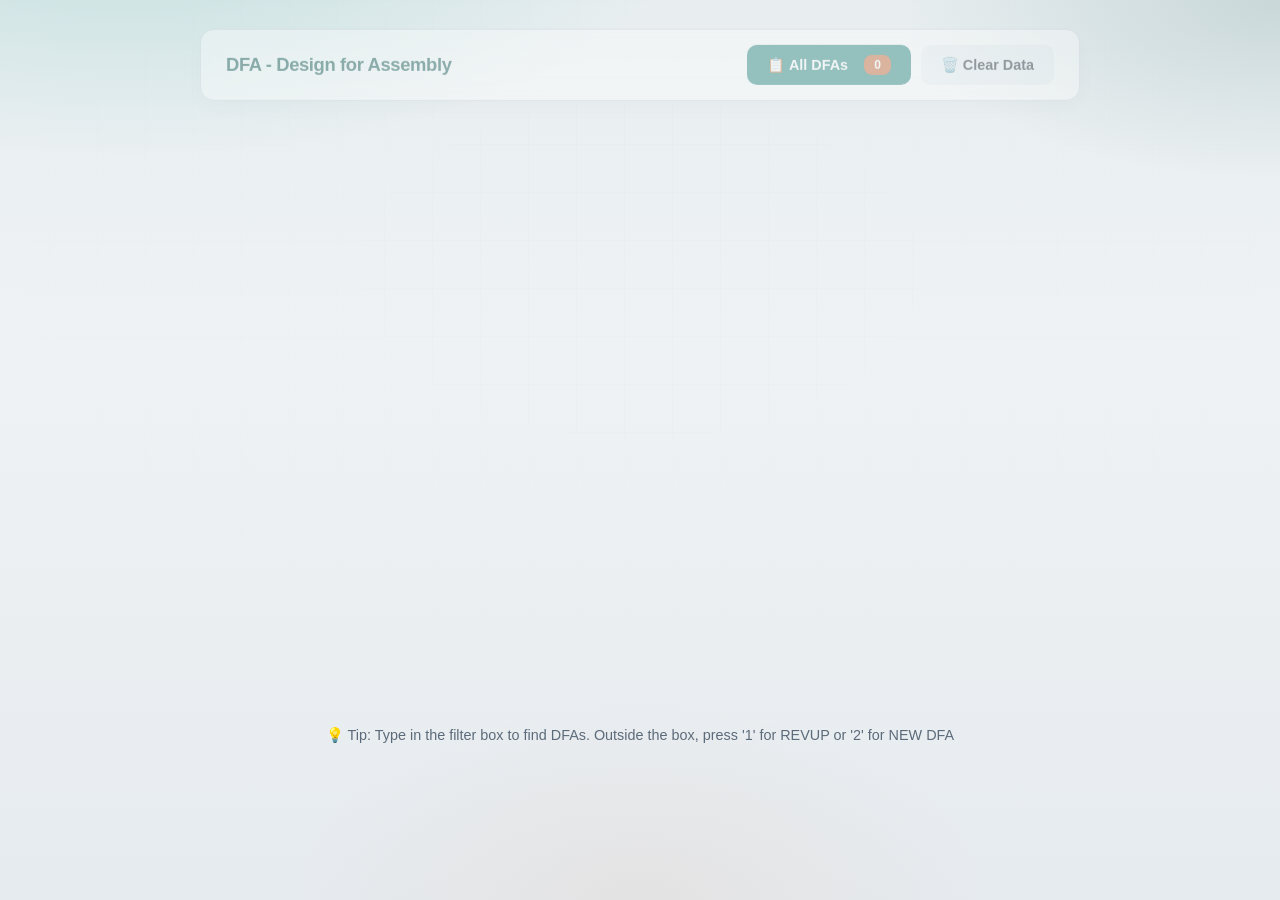
<file: revup.html>
<!DOCTYPE html>
<html lang="en">
<head>
    <meta charset="UTF-8">
    <meta name="viewport" content="width=device-width, initial-scale=1.0">
    <link rel="preconnect" href="https://fonts.googleapis.com">
    <link rel="preconnect" href="https://fonts.gstatic.com" crossorigin>
    <link href="https://fonts.googleapis.com/css2?family=DM+Sans:ital,opsz,wght@0,9..40,400;0,9..40,500;0,9..40,600;0,9..40,700;1,9..40,400&family=Space+Grotesk:wght@500;600;700&display=swap" rel="stylesheet">
    <link rel="stylesheet" href="theme.css">

    <title>DFA - Design for Assembly - REVUP</title>
    
    <style>
        * {
            margin: 0;
            padding: 0;
            box-sizing: border-box;
        }

        body {
            font-family: 'DM Sans', sans-serif;
            background: linear-gradient(145deg, #083B37 0%, #147A72 55%, #1A9B8E 100%);
            min-height: 100vh;
            padding: 20px;
        }

        .container {
            max-width: 1200px;
            margin: 0 auto;
            background: white;
            border-radius: 20px;
            box-shadow: 0 20px 60px rgba(0, 0, 0, 0.3);
            overflow: hidden;
            animation: slideIn 0.5s ease;
        }

        @keyframes slideIn {
            from {
                opacity: 0;
                transform: translateY(30px);
            }
            to {
                opacity: 1;
                transform: translateY(0);
            }
        }

        .header {
            background: linear-gradient(145deg, #1B7A4E 0%, #2D9B6A 100%);
            color: white;
            padding: 30px;
            text-align: center;
            position: relative;
        }

        .back-button {
            position: absolute;
            left: 20px;
            top: 50%;
            transform: translateY(-50%);
            background: rgba(255, 255, 255, 0.2);
            border: 2px solid white;
            color: white;
            padding: 8px 15px;
            border-radius: 5px;
            cursor: pointer;
            font-size: 0.9rem;
            transition: all 0.3s ease;
            text-decoration: none;
            display: inline-block;
        }

        .back-button:hover {
            background: white;
            color: #1B7A4E;
        }

        .dfa-id-badge {
            background: rgba(255, 255, 255, 0.3);
            padding: 8px 15px;
            border-radius: 20px;
            font-size: 0.9rem;
            margin-bottom: 10px;
            display: inline-block;
            font-weight: 600;
        }

        .header h1 {
            font-size: 2.5rem;
            margin-bottom: 5px;
        }

        .header .icon {
            font-size: 3rem;
            margin-bottom: 10px;
        }

        .header p {
            font-size: 1.1rem;
            opacity: 0.9;
        }

        .progress-container {
            background: #f5f5f5;
            padding: 20px 40px;
            border-bottom: 2px solid #e0e0e0;
        }

        .progress-bar {
            display: flex;
            justify-content: space-between;
            align-items: center;
            position: relative;
        }

        .progress-bar::before {
            content: '';
            position: absolute;
            top: 20px;
            left: 0;
            right: 0;
            height: 3px;
            background: #e0e0e0;
            z-index: 0;
        }

        .progress-step {
            display: flex;
            flex-direction: column;
            align-items: center;
            position: relative;
            z-index: 1;
        }

        .progress-circle {
            width: 40px;
            height: 40px;
            border-radius: 50%;
            background: white;
            border: 3px solid #e0e0e0;
            display: flex;
            align-items: center;
            justify-content: center;
            font-weight: bold;
            margin-bottom: 8px;
            transition: all 0.3s ease;
        }

        .progress-step.active .progress-circle {
            background: #1B7A4E;
            border-color: #1B7A4E;
            color: white;
        }

        .progress-label {
            font-size: 0.85rem;
            color: #666;
            text-align: center;
        }

        .progress-step.active .progress-label {
            color: #1B7A4E;
            font-weight: 600;
        }

        .form-container {
            padding: 40px;
        }

        /* DFA Selection Section */
        .selection-section {
            background: linear-gradient(145deg, #E6F5F3 0%, #D4EFEB 100%);
            border: 3px solid #1B7A4E;
            border-radius: 15px;
            padding: 30px;
            margin-bottom: 30px;
        }

        .selection-section h2 {
            color: #145A3A;
            margin-bottom: 10px;
            font-size: 1.5rem;
            display: flex;
            align-items: center;
            gap: 10px;
        }

        .selection-section > p {
            color: #1B7A4E;
            margin-bottom: 20px;
            font-size: 0.95rem;
        }

        .search-filter-container {
            display: flex;
            flex-direction: column;
            gap: 12px;
            margin-bottom: 20px;
        }

        .nested-filters-row {
            display: flex;
            flex-wrap: wrap;
            gap: 10px;
            align-items: stretch;
        }

        .nested-filter-group {
            flex: 1 1 160px;
            min-width: 140px;
            display: flex;
            flex-direction: column;
            gap: 4px;
        }

        .nested-filter-group label {
            font-size: 0.75rem;
            font-weight: 700;
            color: #5C6B7A;
            letter-spacing: 0.04em;
            text-transform: uppercase;
        }

        .search-input {
            flex: 1;
            padding: 12px 15px;
            border: 2px solid #1B7A4E;
            border-radius: 8px;
            font-size: 1rem;
            width: 100%;
            box-sizing: border-box;
        }

        .search-input:focus {
            outline: none;
            border-color: #145A3A;
            box-shadow: 0 0 0 3px rgba(27, 122, 78, 0.1);
        }

        .filter-select {
            padding: 12px 15px;
            border: 2px solid #1B7A4E;
            border-radius: 8px;
            font-size: 1rem;
            background: white;
            cursor: pointer;
            min-width: 150px;
            width: 100%;
            box-sizing: border-box;
        }

        .filter-select:disabled {
            background: #EEF2F4;
            color: #8A97A5;
            cursor: not-allowed;
        }

        .dfa-list-container {
            max-height: 400px;
            overflow-y: auto;
            background: white;
            border-radius: 10px;
            padding: 15px;
        }

        .dfa-list-container::-webkit-scrollbar {
            width: 8px;
        }

        .dfa-list-container::-webkit-scrollbar-track {
            background: #f1f1f1;
            border-radius: 10px;
        }

        .dfa-list-container::-webkit-scrollbar-thumb {
            background: #1B7A4E;
            border-radius: 10px;
        }

        .dfa-card {
            background: #f8f9fa;
            border: 2px solid #e0e0e0;
            border-radius: 10px;
            padding: 20px;
            margin-bottom: 15px;
            cursor: pointer;
            transition: all 0.3s ease;
            position: relative;
        }

        .dfa-card:hover {
            border-color: #1B7A4E;
            background: #E6F5ED;
            transform: translateX(5px);
            box-shadow: 0 4px 12px rgba(27, 122, 78, 0.2);
        }

        .dfa-card.selected {
            border-color: #1B7A4E;
            background: #E6F5ED;
            border-width: 3px;
        }

        .dfa-card-header {
            display: flex;
            justify-content: space-between;
            align-items: center;
            margin-bottom: 15px;
        }

        .dfa-id {
            font-size: 1.1rem;
            font-weight: bold;
            color: #145A3A;
            font-family: 'DM Sans', ui-monospace, monospace;
        }

        .dfa-type-badge {
            padding: 5px 12px;
            border-radius: 20px;
            font-size: 0.85rem;
            font-weight: 600;
        }

        .badge-revup {
            background: #1B7A4E;
            color: white;
        }

        .badge-newdfa {
            background: #147A72;
            color: white;
        }

        .dfa-info-grid {
            display: grid;
            grid-template-columns: repeat(auto-fit, minmax(200px, 1fr));
            gap: 12px;
        }

        .dfa-info-item {
            display: flex;
            flex-direction: column;
        }

        .dfa-info-label {
            font-size: 0.75rem;
            color: #666;
            font-weight: 600;
            text-transform: uppercase;
            margin-bottom: 3px;
            letter-spacing: 0.5px;
        }

        .dfa-info-value {
            font-size: 0.95rem;
            color: #333;
            font-weight: 500;
        }

        .milestone-badge {
            display: inline-block;
            background: #1B7A4E;
            color: white;
            padding: 4px 10px;
            border-radius: 15px;
            font-weight: 600;
            font-size: 0.85rem;
        }

        .select-indicator {
            position: absolute;
            top: 15px;
            right: 15px;
            width: 30px;
            height: 30px;
            border: 3px solid #1B7A4E;
            border-radius: 50%;
            display: none;
            align-items: center;
            justify-content: center;
            background: white;
        }

        .dfa-card.selected .select-indicator {
            display: flex;
        }

        .select-indicator::after {
            content: '✓';
            color: #1B7A4E;
            font-weight: bold;
            font-size: 1.2rem;
        }

        .empty-state {
            text-align: center;
            padding: 60px 20px;
            color: #999;
        }

        .empty-state-icon {
            font-size: 4rem;
            margin-bottom: 15px;
        }

        .empty-state h3 {
            color: #666;
            margin-bottom: 10px;
        }

        .empty-state p {
            color: #999;
            margin-bottom: 20px;
        }

        .load-selected-btn {
            width: 100%;
            padding: 15px;
            background: #1B7A4E;
            color: white;
            border: none;
            border-radius: 10px;
            font-size: 1.1rem;
            font-weight: 600;
            cursor: pointer;
            margin-top: 20px;
            transition: all 0.3s ease;
            display: flex;
            align-items: center;
            justify-content: center;
            gap: 10px;
        }

        .load-selected-btn:hover:not(:disabled) {
            background: #166B44;
            transform: translateY(-2px);
            box-shadow: 0 5px 15px rgba(27, 122, 78, 0.3);
        }

        .load-selected-btn:disabled {
            opacity: 0.5;
            cursor: not-allowed;
        }

        /* Form Section */
        .form-section {
            display: none;
        }

        .form-section.active {
            display: block;
        }

        .upgrade-info-banner {
            background: linear-gradient(145deg, #E8F2F8 0%, #D6E8F2 100%);
            border-left: 4px solid #0c5460;
            padding: 20px;
            border-radius: 8px;
            margin-bottom: 25px;
        }

        .upgrade-info-banner h3 {
            color: #0c5460;
            margin-bottom: 15px;
            font-size: 1.2rem;
        }

        .upgrade-info-banner p {
            margin: 5px 0;
            color: #0c5460;
            font-size: 0.95rem;
        }

        .current-milestone-display {
            display: inline-block;
            padding: 8px 16px;
            background: #e0e0e0;
            color: #999;
            border-radius: 8px;
            font-weight: 600;
            font-size: 1rem;
            opacity: 0.6;
            text-decoration: line-through;
        }

        .form-group {
            margin-bottom: 25px;
            animation: fadeIn 0.5s ease forwards;
            opacity: 0;
        }

        .form-group:nth-child(1) { animation-delay: 0.1s; }
        .form-group:nth-child(2) { animation-delay: 0.2s; }
        .form-group:nth-child(3) { animation-delay: 0.3s; }
        .form-group:nth-child(4) { animation-delay: 0.4s; }
        .form-group:nth-child(5) { animation-delay: 0.5s; }
        .form-group:nth-child(6) { animation-delay: 0.6s; }
        .form-group:nth-child(7) { animation-delay: 0.7s; }
        .form-group:nth-child(8) { animation-delay: 0.8s; }

        @keyframes fadeIn {
            to {
                opacity: 1;
            }
        }

        .form-group label {
            display: block;
            margin-bottom: 8px;
            color: #333;
            font-weight: 600;
            font-size: 1rem;
        }

        .required {
            color: #e74c3c;
            margin-left: 3px;
        }

        .form-group input,
        .form-group select,
        .form-group textarea {
            width: 100%;
            padding: 12px 15px;
            border: 2px solid #ddd;
            border-radius: 8px;
            font-size: 1rem;
            transition: all 0.3s ease;
            background: white;
            font-family: inherit;
        }

        .form-group input:focus,
        .form-group select:focus,
        .form-group textarea:focus {
            outline: none;
            border-color: #1B7A4E;
            box-shadow: 0 0 0 3px rgba(27, 122, 78, 0.1);
        }

        .form-group input:disabled {
            background: #f5f5f5;
            color: #999;
            cursor: not-allowed;
        }

        .helper-text {
            font-size: 0.85rem;
            color: #666;
            margin-top: 5px;
            font-style: italic;
        }

        .platform-input-group {
            display: flex;
            gap: 10px;
        }

        .platform-select {
            flex: 1;
        }

        .add-platform-btn {
            padding: 12px 20px;
            background: #1B7A4E;
            color: white;
            border: none;
            border-radius: 8px;
            cursor: pointer;
            font-weight: 600;
            transition: all 0.3s ease;
            white-space: nowrap;
        }

        .add-platform-btn:hover {
            background: #166B44;
        }

        .platform-add-panel {
            display: none;
            gap: 10px;
            margin-top: 10px;
            align-items: center;
            flex-wrap: wrap;
        }

        .platform-add-panel.active {
            display: flex;
        }

        .platform-add-panel input {
            flex: 1;
            min-width: 180px;
            padding: 10px 12px;
            border: 2px solid #D3DBE3;
            border-radius: 8px;
            font-size: 0.95rem;
        }

        .platform-add-confirm,
        .platform-add-cancel {
            padding: 10px 16px;
            border: none;
            border-radius: 8px;
            cursor: pointer;
            font-weight: 600;
            white-space: nowrap;
        }

        .platform-add-confirm {
            background: #147A72;
            color: white;
        }

        .platform-add-confirm:hover {
            background: #0B4F4A;
        }

        .platform-add-cancel {
            background: #E8EEF0;
            color: #15202B;
        }

        .platform-add-cancel:hover {
            background: #D3DBE3;
        }

        .version-display {
            background: #E6F5ED;
            border: 2px solid #1B7A4E;
            padding: 12px 15px;
            border-radius: 8px;
            font-size: 1.1rem;
            font-weight: 600;
            color: #145A3A;
            display: flex;
            align-items: center;
            gap: 10px;
        }

        .version-badge {
            background: #1B7A4E;
            color: white;
            padding: 5px 12px;
            border-radius: 15px;
            font-size: 0.9rem;
        }

        .button-group {
            display: flex;
            gap: 15px;
            margin-top: 40px;
            justify-content: space-between;
        }

        .btn {
            padding: 12px 30px;
            border: none;
            border-radius: 8px;
            font-size: 1rem;
            font-weight: 600;
            cursor: pointer;
            transition: all 0.3s ease;
            display: inline-flex;
            align-items: center;
            gap: 8px;
        }

        .btn-primary {
            background: #1B7A4E;
            color: white;
        }

        .btn-primary:hover {
            background: #166B44;
            transform: translateY(-2px);
            box-shadow: 0 5px 15px rgba(27, 122, 78, 0.3);
        }

        .btn-secondary {
            background: #f1f1f1;
            color: #333;
        }

        .btn-secondary:hover {
            background: #e0e0e0;
        }

        .milestone-grid {
            display: grid;
            grid-template-columns: repeat(auto-fit, minmax(120px, 1fr));
            gap: 10px;
            margin-top: 10px;
        }

        .milestone-option {
            position: relative;
        }

        .milestone-option input[type="radio"] {
            position: absolute;
            opacity: 0;
            width: 0;
            height: 0;
        }

        .milestone-label {
            display: block;
            padding: 12px 10px;
            background: #f8f9fa;
            border: 2px solid #ddd;
            border-radius: 8px;
            text-align: center;
            cursor: pointer;
            transition: all 0.3s ease;
            font-weight: 500;
        }

        .milestone-option input[type="radio"]:checked + .milestone-label {
            background: #1B7A4E;
            color: white;
            border-color: #1B7A4E;
            transform: scale(1.05);
        }

        .milestone-label:hover:not(.disabled) {
            border-color: #1B7A4E;
            background: #E6F5ED;
        }

        .milestone-label.disabled {
            opacity: 0.4;
            cursor: not-allowed;
            pointer-events: none;
            background: #e0e0e0;
            color: #999;
            text-decoration: line-through;
        }

        .success-message {
            display: none;
            background: #d4edda;
            color: #155724;
            padding: 15px;
            border-radius: 8px;
            margin-bottom: 20px;
            border: 1px solid #c3e6cb;
        }

        .success-message.show {
            display: block;
            animation: slideDown 0.3s ease;
        }

        @keyframes slideDown {
            from {
                opacity: 0;
                transform: translateY(-10px);
            }
            to {
                opacity: 1;
                transform: translateY(0);
            }
        }

        .error {
            border-color: #e74c3c !important;
        }

        .error-message {
            color: #e74c3c;
            font-size: 0.85rem;
            margin-top: 5px;
            display: none;
        }

        .error-message.show {
            display: block;
        }

        textarea {
            resize: vertical;
            min-height: 80px;
        }

        @media (max-width: 768px) {
            .form-container {
                padding: 20px;
            }

            .header h1 {
                font-size: 1.8rem;
            }

            .back-button {
                position: static;
                transform: none;
                display: block;
                margin-bottom: 15px;
                width: fit-content;
            }

            .milestone-grid {
                grid-template-columns: repeat(auto-fit, minmax(100px, 1fr));
            }

            .button-group {
                flex-direction: column;
            }

            .btn {
                width: 100%;
                justify-content: center;
            }

            .left-buttons {
                flex-direction: column;
                width: 100%;
            }

            .dfa-info-grid {
                grid-template-columns: 1fr;
            }

            .search-filter-container {
                flex-direction: column;
            }

            .platform-input-group {
                flex-direction: column;
            }
        }

        .btn.loading::after {
            content: '';
            width: 16px;
            height: 16px;
            border: 2px solid white;
            border-top-color: transparent;
            border-radius: 50%;
            animation: spin 0.6s linear infinite;
            margin-left: 8px;
        }

        @keyframes spin {
            to { transform: rotate(360deg); }
        }

        .left-buttons {
            display: flex;
            gap: 15px;
        }

        .stats-summary {
            background: white;
            padding: 15px;
            border-radius: 8px;
            margin-bottom: 15px;
            display: flex;
            justify-content: space-around;
            text-align: center;
        }

        .stat-item {
            flex: 1;
        }

        .stat-value {
            font-size: 1.5rem;
            font-weight: bold;
            color: #1B7A4E;
        }

        .stat-label {
            font-size: 0.8rem;
            color: #666;
            margin-top: 5px;
        }
    

        /* Shared form / wizard polish */
        .container, .header-card, .progress-card, .form-card, .content-card,
        .filters-section, .controls-section, .table-container, .header {
            box-shadow: 0 8px 24px rgba(21,32,43,0.07) !important;
            border: 1px solid #D3DBE3;
        }
        .header, .header-card { animation: dfa-nav-in 0.45s cubic-bezier(0.22, 1, 0.36, 1) both; }
        .form-container, .form-card, .content-card, .progress-card,
        .filters-section, .controls-section, .table-container, .stats-container {
            animation: dfa-rise 0.5s cubic-bezier(0.22, 1, 0.36, 1) 0.08s both;
        }
        .header h1, .header-text h1, .header-left h1 {
            font-family: 'Space Grotesk', sans-serif !important; letter-spacing: -0.02em;
        }
        .btn, .btn-primary, .btn-header, .add-platform-btn, .load-selected-btn,
        .filter-toggle-btn, .nav-btn, .action-btn {
            transition: transform 0.2s ease, box-shadow 0.2s ease, background 0.2s ease !important;
        }
        .btn:hover:not(:disabled), .btn-primary:hover, .nav-btn:hover { transform: translateY(-1px); }
        input:focus, select:focus, textarea:focus, .filter-input:focus, .filter-select:focus,
        .search-input:focus, .search-box input:focus {
            border-color: #147A72 !important; box-shadow: 0 0 0 3px rgba(20,122,114,0.12) !important;
        }
        .spinner { border-top-color: #147A72 !important; }
        .progress-step.active .progress-circle,
        .progress-step.active .step-circle,
        .step-circle.active {
            background: #147A72 !important; border-color: #147A72 !important; color: white !important;
        }
        .progress-step.active .progress-label,
        .progress-step.active .step-label { color: #0B4F4A !important; }

</style>
</head>
<body>
    <div class="container">
        <div class="header">
            <a href="index.html" class="back-button">← Back</a>
            <div class="dfa-id-badge" id="dfaIdBadge">New REVUP Session</div>
            <div class="icon">🚀</div>
            <h1>REVUP Application</h1>
            <p>Design for Assembly - Milestone Upgrade</p>
        </div>

        <div class="progress-container">
            <div class="progress-bar">
                <div class="progress-step active">
                    <div class="progress-circle">1</div>
                    <span class="progress-label">REVUP</span>
                </div>
                <div class="progress-step">
                    <div class="progress-circle">2</div>
                    <span class="progress-label">PFD</span>
                </div>
                <div class="progress-step">
                    <div class="progress-circle">3</div>
                    <span class="progress-label">AMR</span>
                </div>
                <div class="progress-step">
                    <div class="progress-circle">4</div>
                    <span class="progress-label">Report</span>
                </div>
            </div>
        </div>

        <div class="form-container">
            <!-- DFA Selection Section -->
            <div class="selection-section" id="selectionSection">
                <h2>📋 Select Existing DFA to Upgrade</h2>
                <p>Choose a DFA from the list below to upgrade its milestone</p>

                <!-- Stats Summary -->
                <div class="stats-summary">
                    <div class="stat-item">
                        <div class="stat-value" id="totalDfaCount">0</div>
                        <div class="stat-label">Total DFAs</div>
                    </div>
                    <div class="stat-item">
                        <div class="stat-value" id="newDfaCount">0</div>
                        <div class="stat-label">NEW DFAs</div>
                    </div>
                    <div class="stat-item">
                        <div class="stat-value" id="revupDfaCount">0</div>
                        <div class="stat-label">REVUPs</div>
                    </div>
                </div>

                <!-- Nested filters: Platform → TC → Milestone -->
                <div class="search-filter-container">
                    <input 
                        type="text" 
                        class="search-input" 
                        id="searchDfaInput" 
                        placeholder="🔍 Search by DFA ID, Owner, Part Name..."
                        oninput="filterDfaList()"
                    >
                    <div class="nested-filters-row">
                        <div class="nested-filter-group">
                            <label for="filterPlatform">1. Platform</label>
                            <select class="filter-select" id="filterPlatform" onchange="onPlatformFilterChange()">
                                <option value="">All Platforms</option>
                            </select>
                        </div>
                        <div class="nested-filter-group">
                            <label for="filterTc">2. TC Number</label>
                            <select class="filter-select" id="filterTc" onchange="onTcFilterChange()" disabled>
                                <option value="">All TC Numbers</option>
                            </select>
                        </div>
                        <div class="nested-filter-group">
                            <label for="filterMilestone">3. Milestone</label>
                            <select class="filter-select" id="filterMilestone" onchange="filterDfaList()" disabled>
                                <option value="">All Milestones</option>
                            </select>
                        </div>
                        <div class="nested-filter-group">
                            <label for="filterType">4. Type</label>
                            <select class="filter-select" id="filterType" onchange="filterDfaList()">
                                <option value="all">All DFAs</option>
                                <option value="newdfa">NEW DFA Only</option>
                                <option value="revup">REVUP Only</option>
                            </select>
                        </div>
                    </div>
                </div>

                <!-- DFA List -->
                <div class="dfa-list-container" id="dfaListContainer">
                    <!-- DFA cards will be rendered here -->
                </div>

                <button class="load-selected-btn" id="loadSelectedBtn" onclick="loadSelectedDFA()" disabled>
                    📥 Load Selected DFA & Proceed to Upgrade
                </button>
            </div>

            <div class="success-message" id="successMessage">
                ✓ Data saved successfully! Proceeding to PFD...
            </div>

            <!-- Form Section (Hidden until DFA is selected) -->
            <div class="form-section" id="formSection">
                <!-- Upgrade Info Banner -->
                <div class="upgrade-info-banner">
                    <h3>🔄 Upgrading DFA</h3>
                    <p><strong>DFA ID:</strong> <span id="upgradeDfaId"></span></p>
                    <p><strong>Platform:</strong> <span id="upgradePlatform"></span></p>
                    <p><strong>Current Version:</strong> <span id="upgradeCurrentVersion"></span></p>
                    
                    <p style="margin-top: 10px;">
                        <strong>Current Milestone:</strong> 
                        <span class="current-milestone-display" id="currentMilestoneDisplay">POC</span>
                    </p>
                    <p style="margin-top: 5px; font-size: 0.85rem; color: #666;">
                        ⬇️ Select any milestone below to upgrade
                    </p>
                </div>

                <form id="revupForm">
                    <div class="form-group">
                        <label>1. Select New Milestone <span class="required">*</span></label>
                        <div class="milestone-grid" id="milestoneGrid">
                            <div class="milestone-option">
                                <input type="radio" id="poc" name="milestone" value="POC" required>
                                <label for="poc" class="milestone-label">POC</label>
                            </div>
                            <div class="milestone-option">
                                <input type="radio" id="mk1" name="milestone" value="MK1">
                                <label for="mk1" class="milestone-label">MK1</label>
                            </div>
                            <div class="milestone-option">
                                <input type="radio" id="mk2" name="milestone" value="MK2">
                                <label for="mk2" class="milestone-label">MK2</label>
                            </div>
                            <div class="milestone-option">
                                <input type="radio" id="mk3" name="milestone" value="MK3">
                                <label for="mk3" class="milestone-label">MK3</label>
                            </div>
                            <div class="milestone-option">
                                <input type="radio" id="x1" name="milestone" value="X1">
                                <label for="x1" class="milestone-label">X1</label>
                            </div>
                            <div class="milestone-option">
                                <input type="radio" id="lvpt" name="milestone" value="LVPT">
                                <label for="lvpt" class="milestone-label">LVPT</label>
                            </div>
                            <div class="milestone-option">
                                <input type="radio" id="hvpt" name="milestone" value="HVPT">
                                <label for="hvpt" class="milestone-label">HVPT</label>
                            </div>
                            <div class="milestone-option">
                                <input type="radio" id="sop" name="milestone" value="SOP">
                                <label for="sop" class="milestone-label">SOP</label>
                            </div>
                            <div class="milestone-option">
                                <input type="radio" id="postsop" name="milestone" value="Post SOP">
                                <label for="postsop" class="milestone-label">Post SOP</label>
                            </div>
                        </div>
                        <span class="helper-text" id="milestoneHelper">Current milestone is disabled. Select any milestone after it.</span>
                        <span class="error-message" id="milestoneError">Please select a milestone</span>
                    </div>

                    <div class="form-group">
                        <label for="platform">2. Platform Selection <span class="required">*</span></label>
                        <div class="platform-input-group">
                            <select class="platform-select" id="platform" name="platform" required>
                                <option value="">-- Select Platform --</option>
                            </select>
                            <button type="button" class="add-platform-btn" onclick="addNewPlatform()">
                                ➕ Add New
                            </button>
                        </div>
                        <div class="platform-add-panel" id="platformAddPanel">
                            <input type="text" id="newPlatformInput" placeholder="Enter new platform name" autocomplete="off">
                            <button type="button" class="platform-add-confirm" onclick="confirmAddPlatform()">Add</button>
                            <button type="button" class="platform-add-cancel" onclick="cancelAddPlatform()">Cancel</button>
                        </div>
                        <span class="helper-text">Select existing platform or add new one</span>
                        <span class="error-message" id="platformError">Please select platform</span>
                    </div>

                    <div class="form-group">
                        <label for="swimlanes">3. Swimlanes <span class="required">*</span></label>
                        <div class="platform-input-group">
                            <select class="platform-select" id="swimlanes" name="swimlanes" required>
                                <option value="">-- Select Swimlane --</option>
                            </select>
                            <button type="button" class="add-platform-btn" onclick="addNewSwimlane()">
                                ➕ Add New
                            </button>
                        </div>
                        <div class="platform-add-panel" id="swimlaneAddPanel">
                            <input type="text" id="newSwimlaneInput" placeholder="Enter new swimlane name" autocomplete="off">
                            <button type="button" class="platform-add-confirm" onclick="confirmAddSwimlane()">Add</button>
                            <button type="button" class="platform-add-cancel" onclick="cancelAddSwimlane()">Cancel</button>
                        </div>
                        <span class="helper-text">Select existing swimlane or add new one</span>
                        <span class="error-message" id="swimlanesError">Please select swimlanes</span>
                    </div>

                    <div class="form-group">
                        <label for="dfaOwner">4. DFA Owner / Assigned Person <span class="required">*</span></label>
                        <input 
                            type="text" 
                            id="dfaOwner" 
                            name="dfaOwner" 
                            placeholder="Enter name of DFA owner"
                            required
                        >
                        <span class="error-message" id="ownerError">Please enter DFA owner name</span>
                    </div>

                    <div class="form-group">
                        <label for="tcNumber">5. TC Number <span class="required">*</span></label>
                        <input 
                            type="text" 
                            id="tcNumber" 
                            name="tcNumber" 
                            placeholder="e.g., TC-12345"
                            required
                        >
                        <span class="helper-text">Enter the technical component number</span>
                        <span class="error-message" id="tcNumberError">Please enter TC number</span>
                    </div>

                    <div class="form-group">
                        <label for="tcRevisionNumber">6. TC Revision Number <span class="required">*</span></label>
                        <input 
                            type="text" 
                            id="tcRevisionNumber" 
                            name="tcRevisionNumber" 
                            placeholder="e.g., Rev A / R01"
                            required
                        >
                        <span class="helper-text">Revision of the TC number</span>
                        <span class="error-message" id="tcRevisionError">Please enter TC revision number</span>
                    </div>

                    <div class="form-group">
                        <label for="tcDescription">7. Part Name <span class="required">*</span></label>
                        <input 
                            type="text" 
                            id="tcDescription" 
                            name="tcDescription" 
                            placeholder="Enter part name"
                            required
                        >
                        <span class="helper-text">Part name linked to this TC</span>
                        <span class="error-message" id="descriptionError">Please enter part name</span>
                    </div>

                    <div class="form-group">
                        <label for="partRevision">8. Part Revision <span class="required">*</span></label>
                        <input 
                            type="text" 
                            id="partRevision" 
                            name="partRevision" 
                            placeholder="e.g., Rev B / R02"
                            required
                        >
                        <span class="helper-text">Revision number for the part name</span>
                        <span class="error-message" id="partRevisionError">Please enter part revision</span>
                    </div>

                    <div class="form-group">
                        <label for="versionApplicable">9. Is Version Applicable? <span class="required">*</span></label>
                        <select id="versionApplicable" name="versionApplicable" required onchange="updateVersionFromApplicability()">
                            <option value="">-- Select --</option>
                            <option value="Yes">Yes</option>
                            <option value="No">No</option>
                        </select>
                        <span class="helper-text">If Yes, version increases from previous. If No, version stays the same.</span>
                        <span class="error-message" id="versionApplicableError">Please select if version is applicable</span>
                    </div>

                    <div class="form-group" id="versionNumberGroup">
                        <label>10. Version Number</label>
                        <div class="version-display">
                            <span>📌 Version:</span>
                            <span class="version-badge" id="versionDisplay">—</span>
                        </div>
                        <input type="hidden" id="versionNumber" name="versionNumber" value="">
                        <span class="helper-text" id="versionHelper">Select whether version is applicable first</span>
                    </div>

                    <div class="button-group">
                        <div class="left-buttons">
                            <button type="button" class="btn btn-secondary" onclick="goBackToSelection()">
                                ← Back to Selection
                            </button>
                            <button type="button" class="btn btn-secondary" onclick="saveDraft()">
                                💾 Save Draft
                            </button>
                        </div>
                        <button type="submit" class="btn btn-primary">
                            Next to PFD →
                        </button>
                    </div>
                </form>
            </div>
        </div>
    </div>

    <script>
        let currentDFA = null;
        let loadedExistingDFA = null;
        let allDfas = [];
        let filteredDfas = [];
        let selectedDfaId = null;
        let platforms = [];
        let swimlanesList = [];
        let previousVersionNumber = 'N/A';

        const milestoneOrder = ['POC', 'MK1', 'MK2', 'MK3', 'X1', 'LVPT', 'HVPT', 'SOP', 'Post SOP'];

        window.addEventListener('load', function() {
            loadCurrentDFA();
            loadPlatforms();
            loadSwimlanes();
            loadAllDfas();
        });

        function loadCurrentDFA() {
            const dfaData = localStorage.getItem('currentDFA');
            if (dfaData) {
                currentDFA = JSON.parse(dfaData);
                document.getElementById('dfaIdBadge').textContent = `DFA ID: ${currentDFA.dfaId}`;
            } else {
                alert('No active DFA session found. Redirecting to home...');
                window.location.href = 'index.html';
            }
        }

        function loadPlatforms() {
            const savedPlatforms = localStorage.getItem('platforms');
            if (savedPlatforms) {
                platforms = JSON.parse(savedPlatforms);
            } else {
                // Default platforms
                platforms = ['Platform A', 'Platform B', 'EV Platform', 'Hybrid Platform'];
                localStorage.setItem('platforms', JSON.stringify(platforms));
            }
            updatePlatformDropdown();
        }

        function updatePlatformDropdown() {
            const select = document.getElementById('platform');
            const currentValue = select.value;
            
            select.innerHTML = '<option value="">-- Select Platform --</option>';
            platforms.forEach(platform => {
                const option = document.createElement('option');
                option.value = platform;
                option.textContent = platform;
                select.appendChild(option);
            });
            
            if (currentValue && platforms.includes(currentValue)) {
                select.value = currentValue;
            }
        }

        function addNewPlatform() {
            const panel = document.getElementById('platformAddPanel');
            const input = document.getElementById('newPlatformInput');
            if (!panel || !input) {
                // Fallback if panel missing
                const name = window.prompt('Enter new platform name:');
                if (name && name.trim()) saveNewPlatform(name.trim());
                return;
            }
            panel.classList.add('active');
            input.value = '';
            input.focus();
        }

        function cancelAddPlatform() {
            const panel = document.getElementById('platformAddPanel');
            const input = document.getElementById('newPlatformInput');
            if (panel) panel.classList.remove('active');
            if (input) input.value = '';
        }

        function confirmAddPlatform() {
            const input = document.getElementById('newPlatformInput');
            const name = (input && input.value ? input.value : '').trim();
            if (!name) {
                showToast('⚠️ Please enter a platform name', true);
                if (input) input.focus();
                return;
            }
            saveNewPlatform(name);
        }

        function saveNewPlatform(trimmedPlatform) {
            const exists = platforms.some(p => p.toLowerCase() === trimmedPlatform.toLowerCase());
            if (exists) {
                showToast('⚠️ Platform already exists!', true);
                return;
            }
            platforms.push(trimmedPlatform);
            localStorage.setItem('platforms', JSON.stringify(platforms));
            updatePlatformDropdown();
            const select = document.getElementById('platform');
            if (select) select.value = trimmedPlatform;
            cancelAddPlatform();
            showToast(`✅ Platform "${trimmedPlatform}" added successfully!`);
        }

        // Enter / Escape on the inline add field (script is at end of body)
        (function bindPlatformAddKeys() {
            const input = document.getElementById('newPlatformInput');
            if (!input) return;
            input.addEventListener('keydown', function(e) {
                if (e.key === 'Enter') {
                    e.preventDefault();
                    confirmAddPlatform();
                } else if (e.key === 'Escape') {
                    cancelAddPlatform();
                }
            });
        })();

        function loadSwimlanes() {
            const saved = localStorage.getItem('swimlanes');
            if (saved) {
                swimlanesList = JSON.parse(saved);
            } else {
                swimlanesList = ['Chassis', 'Body', 'Powertrain', 'Interior', 'Electrical'];
                localStorage.setItem('swimlanes', JSON.stringify(swimlanesList));
            }
            try {
                const allDFAs = JSON.parse(localStorage.getItem('allDFAData') || '{}');
                Object.values(allDFAs).forEach(function(dfa) {
                    const val = (dfa.revup && dfa.revup.swimlanes) || (dfa.newdfa && dfa.newdfa.swimlanes) || '';
                    if (val && !swimlanesList.some(s => s.toLowerCase() === String(val).toLowerCase())) {
                        swimlanesList.push(String(val));
                    }
                });
                localStorage.setItem('swimlanes', JSON.stringify(swimlanesList));
            } catch (e) { /* ignore */ }
            updateSwimlaneDropdown();
        }

        function updateSwimlaneDropdown() {
            const select = document.getElementById('swimlanes');
            if (!select) return;
            const currentValue = select.value;
            select.innerHTML = '<option value="">-- Select Swimlane --</option>';
            swimlanesList.forEach(function(name) {
                const option = document.createElement('option');
                option.value = name;
                option.textContent = name;
                select.appendChild(option);
            });
            if (currentValue && swimlanesList.includes(currentValue)) {
                select.value = currentValue;
            }
        }

        function addNewSwimlane() {
            const panel = document.getElementById('swimlaneAddPanel');
            const input = document.getElementById('newSwimlaneInput');
            if (!panel || !input) {
                const name = window.prompt('Enter new swimlane name:');
                if (name && name.trim()) saveNewSwimlane(name.trim());
                return;
            }
            panel.classList.add('active');
            input.value = '';
            input.focus();
        }

        function cancelAddSwimlane() {
            const panel = document.getElementById('swimlaneAddPanel');
            const input = document.getElementById('newSwimlaneInput');
            if (panel) panel.classList.remove('active');
            if (input) input.value = '';
        }

        function confirmAddSwimlane() {
            const input = document.getElementById('newSwimlaneInput');
            const name = (input && input.value ? input.value : '').trim();
            if (!name) {
                showToast('⚠️ Please enter a swimlane name', true);
                if (input) input.focus();
                return;
            }
            saveNewSwimlane(name);
        }

        function saveNewSwimlane(trimmed) {
            const exists = swimlanesList.some(s => s.toLowerCase() === trimmed.toLowerCase());
            if (exists) {
                showToast('⚠️ Swimlane already exists!', true);
                return;
            }
            swimlanesList.push(trimmed);
            localStorage.setItem('swimlanes', JSON.stringify(swimlanesList));
            updateSwimlaneDropdown();
            const select = document.getElementById('swimlanes');
            if (select) select.value = trimmed;
            cancelAddSwimlane();
            showToast(`✅ Swimlane "${trimmed}" added successfully!`);
        }

        (function bindSwimlaneAddKeys() {
            const input = document.getElementById('newSwimlaneInput');
            if (!input) return;
            input.addEventListener('keydown', function(e) {
                if (e.key === 'Enter') {
                    e.preventDefault();
                    confirmAddSwimlane();
                } else if (e.key === 'Escape') {
                    cancelAddSwimlane();
                }
            });
        })();

        function ensureOptionSelected(selectId, value) {
            if (!value) return;
            const select = document.getElementById(selectId);
            if (!select) return;
            const found = Array.from(select.options).some(o => o.value === value);
            if (!found) {
                const option = document.createElement('option');
                option.value = value;
                option.textContent = value;
                select.appendChild(option);
            }
            select.value = value;
        }

        function loadAllDfas() {
            const allDFAData = JSON.parse(localStorage.getItem('allDFAData') || '{}');
            allDfas = Object.values(allDFAData).sort((a, b) => 
                new Date(b.metadata.createdAt) - new Date(a.metadata.createdAt)
            );
            filteredDfas = [...allDfas];
            
            populateNestedFilters();
            updateStats();
            renderDfaList();
        }

        function getDfaPlatform(dfa) {
            return dfa.revup?.platform || dfa.newdfa?.platform || '';
        }

        function getDfaTc(dfa) {
            return dfa.revup?.tcNumber || dfa.newdfa?.tcNumber || '';
        }

        function getDfaMilestone(dfa) {
            return dfa.revup?.milestone || dfa.newdfa?.milestone || '';
        }

        function populateNestedFilters() {
            const platformSelect = document.getElementById('filterPlatform');
            if (!platformSelect) return;

            const platformsSet = [...new Set(allDfas.map(getDfaPlatform).filter(Boolean))].sort();
            const current = platformSelect.value;
            platformSelect.innerHTML = '<option value="">All Platforms</option>';
            platformsSet.forEach(p => {
                const opt = document.createElement('option');
                opt.value = p;
                opt.textContent = p;
                platformSelect.appendChild(opt);
            });
            if (current && platformsSet.includes(current)) platformSelect.value = current;

            refreshTcFilterOptions();
            refreshMilestoneFilterOptions();
        }

        function refreshTcFilterOptions() {
            const platform = document.getElementById('filterPlatform')?.value || '';
            const tcSelect = document.getElementById('filterTc');
            if (!tcSelect) return;

            const source = platform
                ? allDfas.filter(d => getDfaPlatform(d) === platform)
                : allDfas;
            const tcs = [...new Set(source.map(getDfaTc).filter(Boolean))].sort();
            const prev = tcSelect.value;
            tcSelect.innerHTML = '<option value="">All TC Numbers</option>';
            tcs.forEach(tc => {
                const opt = document.createElement('option');
                opt.value = tc;
                opt.textContent = tc;
                tcSelect.appendChild(opt);
            });
            tcSelect.disabled = !platform;
            if (platform && prev && tcs.includes(prev)) tcSelect.value = prev;
            else tcSelect.value = '';
        }

        function refreshMilestoneFilterOptions() {
            const platform = document.getElementById('filterPlatform')?.value || '';
            const tc = document.getElementById('filterTc')?.value || '';
            const msSelect = document.getElementById('filterMilestone');
            if (!msSelect) return;

            let source = allDfas;
            if (platform) source = source.filter(d => getDfaPlatform(d) === platform);
            if (tc) source = source.filter(d => getDfaTc(d) === tc);
            const milestones = [...new Set(source.map(getDfaMilestone).filter(Boolean))];
            milestones.sort((a, b) => milestoneOrder.indexOf(a) - milestoneOrder.indexOf(b));
            const prev = msSelect.value;
            msSelect.innerHTML = '<option value="">All Milestones</option>';
            milestones.forEach(m => {
                const opt = document.createElement('option');
                opt.value = m;
                opt.textContent = m;
                msSelect.appendChild(opt);
            });
            msSelect.disabled = !platform;
            if (platform && prev && milestones.includes(prev)) msSelect.value = prev;
            else msSelect.value = '';
        }

        function onPlatformFilterChange() {
            refreshTcFilterOptions();
            refreshMilestoneFilterOptions();
            filterDfaList();
        }

        function onTcFilterChange() {
            refreshMilestoneFilterOptions();
            filterDfaList();
        }

        function updateStats() {
            const total = allDfas.length;
            const newDfaCount = allDfas.filter(dfa => dfa.metadata.applicationType === 'newdfa').length;
            const revupCount = allDfas.filter(dfa => dfa.metadata.applicationType === 'revup').length;
            
            document.getElementById('totalDfaCount').textContent = total;
            document.getElementById('newDfaCount').textContent = newDfaCount;
            document.getElementById('revupDfaCount').textContent = revupCount;
        }

        function renderDfaList() {
            const container = document.getElementById('dfaListContainer');
            
            if (filteredDfas.length === 0) {
                container.innerHTML = `
                    <div class="empty-state">
                        <div class="empty-state-icon">📭</div>
                        <h3>No DFAs Found</h3>
                        <p>No existing DFAs to upgrade. Create a NEW DFA first or adjust your filters.</p>
                    </div>
                `;
                return;
            }

            container.innerHTML = '';
            
            filteredDfas.forEach(dfa => {
                const card = createDfaCard(dfa);
                container.appendChild(card);
            });
        }

        function createDfaCard(dfa) {
            const card = document.createElement('div');
            card.className = 'dfa-card';
            card.dataset.dfaId = dfa.dfaId;
            
            if (selectedDfaId === dfa.dfaId) {
                card.classList.add('selected');
            }

            const typeBadgeClass = dfa.metadata.applicationType === 'revup' ? 'badge-revup' : 'badge-newdfa';
            const typeText = dfa.metadata.applicationType === 'revup' ? 'REVUP' : 'NEW DFA';
            const src = dfa.revup || dfa.newdfa || {};
            
            card.innerHTML = `
                <div class="select-indicator"></div>
                <div class="dfa-card-header">
                    <div class="dfa-id">${dfa.dfaId}</div>
                    <div class="dfa-type-badge ${typeBadgeClass}">${typeText}</div>
                </div>
                <div class="dfa-info-grid">
                    <div class="dfa-info-item">
                        <span class="dfa-info-label">Milestone</span>
                        <span class="dfa-info-value">
                            <span class="milestone-badge">${src.milestone || 'N/A'}</span>
                        </span>
                    </div>
                    <div class="dfa-info-item">
                        <span class="dfa-info-label">Platform</span>
                        <span class="dfa-info-value">${src.platform || 'N/A'}</span>
                    </div>
                    <div class="dfa-info-item">
                        <span class="dfa-info-label">TC Number</span>
                        <span class="dfa-info-value">${src.tcNumber || 'N/A'}</span>
                    </div>
                    <div class="dfa-info-item">
                        <span class="dfa-info-label">TC Revision</span>
                        <span class="dfa-info-value">${src.tcRevisionNumber || 'N/A'}</span>
                    </div>
                    <div class="dfa-info-item">
                        <span class="dfa-info-label">Part Name</span>
                        <span class="dfa-info-value">${src.tcDescription || 'N/A'}</span>
                    </div>
                    <div class="dfa-info-item">
                        <span class="dfa-info-label">Part Revision</span>
                        <span class="dfa-info-value">${src.partRevision || 'N/A'}</span>
                    </div>
                </div>
            `;

            card.addEventListener('click', () => selectDfa(dfa.dfaId));
            
            return card;
        }

        function selectDfa(dfaId) {
            selectedDfaId = dfaId;
            
            // Update UI
            document.querySelectorAll('.dfa-card').forEach(card => {
                card.classList.remove('selected');
                if (card.dataset.dfaId === dfaId) {
                    card.classList.add('selected');
                }
            });

            // Enable load button
            document.getElementById('loadSelectedBtn').disabled = false;
        }

        function autoIncrementVersion(currentVersion) {
            const raw = String(currentVersion || '').trim();
            // v1 / v2 (major only)
            const majorOnly = raw.match(/^v?(\d+)$/i);
            if (majorOnly) {
                return `v${parseInt(majorOnly[1], 10) + 1}`;
            }
            // v1.0, v2.5, etc. — bump major for REVUP when applicable
            const dotted = raw.match(/^v?(\d+)\.(\d+)/i);
            if (dotted) {
                return `v${parseInt(dotted[1], 10) + 1}`;
            }
            // No prior version → start at v1
            return 'v1';
        }

        function updateVersionFromApplicability() {
            const applicable = document.getElementById('versionApplicable').value;
            const versionInput = document.getElementById('versionNumber');
            const versionDisplay = document.getElementById('versionDisplay');
            const helper = document.getElementById('versionHelper');
            const prev = previousVersionNumber || 'N/A';

            if (applicable === 'Yes') {
                const next = (prev === 'N/A' || !prev || prev === '—')
                    ? 'v1'
                    : autoIncrementVersion(prev);
                versionInput.value = next;
                versionDisplay.textContent = next;
                helper.textContent = `Version applicable — increased from ${prev} to ${next}.`;
            } else if (applicable === 'No') {
                versionInput.value = prev;
                versionDisplay.textContent = prev;
                helper.textContent = `Version not applicable — kept same as previous (${prev}).`;
            } else {
                versionInput.value = '';
                versionDisplay.textContent = '—';
                helper.textContent = 'Select whether version is applicable first';
            }
        }

        function loadSelectedDFA() {
            if (!selectedDfaId) return;

            const allDFAData = JSON.parse(localStorage.getItem('allDFAData') || '{}');
            loadedExistingDFA = allDFAData[selectedDfaId];

            if (!loadedExistingDFA) {
                alert('❌ Error loading DFA');
                return;
            }

            const revupData = loadedExistingDFA.revup;
            const currentMilestone = revupData.milestone;

            // Hide selection section
            document.getElementById('selectionSection').style.display = 'none';
            
            // Show form section
            document.getElementById('formSection').classList.add('active');

            // Populate upgrade info
            document.getElementById('upgradeDfaId').textContent = loadedExistingDFA.dfaId;
            document.getElementById('upgradePlatform').textContent = revupData.platform || 'N/A';
            document.getElementById('upgradeCurrentVersion').textContent = revupData.versionNumber || 'N/A';
            document.getElementById('currentMilestoneDisplay').textContent = currentMilestone;

            // Enable only milestones AFTER current
            enableMilestonesAfterCurrent(currentMilestone);

            // Populate form with existing data
            if (revupData.platform) {
                if (!platforms.some(p => p.toLowerCase() === String(revupData.platform).toLowerCase())) {
                    platforms.push(revupData.platform);
                    localStorage.setItem('platforms', JSON.stringify(platforms));
                    updatePlatformDropdown();
                }
                ensureOptionSelected('platform', revupData.platform);
            }
            if (revupData.swimlanes) {
                if (!swimlanesList.some(s => s.toLowerCase() === String(revupData.swimlanes).toLowerCase())) {
                    swimlanesList.push(revupData.swimlanes);
                    localStorage.setItem('swimlanes', JSON.stringify(swimlanesList));
                    updateSwimlaneDropdown();
                }
                ensureOptionSelected('swimlanes', revupData.swimlanes);
            }
            document.getElementById('dfaOwner').value = revupData.dfaOwner || '';
            document.getElementById('tcNumber').value = revupData.tcNumber || '';
            document.getElementById('tcRevisionNumber').value = revupData.tcRevisionNumber || '';
            document.getElementById('tcDescription').value = revupData.tcDescription || '';
            document.getElementById('partRevision').value = revupData.partRevision || '';

            // Version applicability: ask again; default from previous if stored
            previousVersionNumber = revupData.versionNumber || 'N/A';
            document.getElementById('upgradeCurrentVersion').textContent = previousVersionNumber;
            const prevApplicable = revupData.versionApplicable || '';
            document.getElementById('versionApplicable').value = prevApplicable;
            updateVersionFromApplicability();

            // Update DFA ID badge
            document.getElementById('dfaIdBadge').textContent = `Upgrading: ${loadedExistingDFA.dfaId}`;

            // Scroll to form
            document.getElementById('formSection').scrollIntoView({ behavior: 'smooth', block: 'start' });

            showToast(`✅ DFA Loaded! Previous version: ${previousVersionNumber}. Choose if version is applicable.`);
        }

        function enableMilestonesAfterCurrent(currentMilestone) {
            const currentIndex = milestoneOrder.indexOf(currentMilestone);
            
            milestoneOrder.forEach((milestone, index) => {
                const radio = document.getElementById(milestone.toLowerCase().replace(' ', ''));
                const label = radio?.nextElementSibling;
                
                if (radio && label) {
                    if (index <= currentIndex) {
                        // Disable current and previous milestones (faded)
                        radio.disabled = true;
                        label.classList.add('disabled');
                        label.title = 'Already completed';
                    } else {
                        // Enable all milestones AFTER current
                        radio.disabled = false;
                        label.classList.remove('disabled');
                        label.title = 'Available for upgrade';
                    }
                }
            });

            // Update helper text
            const availableMilestones = milestoneOrder.slice(currentIndex + 1);
            document.getElementById('milestoneHelper').innerHTML = `
                <strong style="color: #1B7A4E;">Available milestones:</strong> ${availableMilestones.join(', ')}
            `;
        }

        function goBackToSelection() {
            document.getElementById('selectionSection').style.display = 'block';
            document.getElementById('formSection').classList.remove('active');
            document.getElementById('dfaIdBadge').textContent = 'New REVUP Session';
            
            // Clear form
            document.getElementById('revupForm').reset();
            
            // Re-enable all milestones
            milestoneOrder.forEach(milestone => {
                const radio = document.getElementById(milestone.toLowerCase().replace(' ', ''));
                const label = radio?.nextElementSibling;
                if (radio && label) {
                    radio.disabled = false;
                    label.classList.remove('disabled');
                }
            });
        }

        function filterDfaList() {
            const searchTerm = (document.getElementById('searchDfaInput')?.value || '').toLowerCase();
            const platform = document.getElementById('filterPlatform')?.value || '';
            const tc = document.getElementById('filterTc')?.value || '';
            const milestone = document.getElementById('filterMilestone')?.value || '';
            const typeFilter = document.getElementById('filterType')?.value || 'all';

            filteredDfas = allDfas.filter(dfa => {
                if (platform && getDfaPlatform(dfa) !== platform) return false;
                if (tc && getDfaTc(dfa) !== tc) return false;
                if (milestone && getDfaMilestone(dfa) !== milestone) return false;
                if (typeFilter === 'newdfa' && dfa.metadata.applicationType !== 'newdfa') return false;
                if (typeFilter === 'revup' && dfa.metadata.applicationType !== 'revup') return false;

                if (searchTerm) {
                    const src = dfa.revup || dfa.newdfa || {};
                    const searchableText = `
                        ${dfa.dfaId}
                        ${src.platform || ''}
                        ${src.dfaOwner || ''}
                        ${src.tcNumber || ''}
                        ${src.tcRevisionNumber || ''}
                        ${src.tcDescription || ''}
                        ${src.partRevision || ''}
                    `.toLowerCase();
                    if (!searchableText.includes(searchTerm)) return false;
                }
                return true;
            });

            renderDfaList();
        }

        const form = document.getElementById('revupForm');
        
        form.addEventListener('submit', function(e) {
            e.preventDefault();
            
            clearErrors();
            
            if (validateForm()) {
                const formData = new FormData(form);
                const revupData = Object.fromEntries(formData);
                revupData.completedAt = new Date().toISOString();
                updateVersionFromApplicability();
                revupData.versionApplicable = document.getElementById('versionApplicable').value;
                revupData.versionNumber = document.getElementById('versionNumber').value;
                
                // Add upgrade metadata
                revupData.previousDfaId = loadedExistingDFA.dfaId;
                revupData.previousMilestone = loadedExistingDFA.revup?.milestone;
                revupData.previousVersion = loadedExistingDFA.revup?.versionNumber;
                revupData.isUpgrade = true;
                
                const submitBtn = form.querySelector('.btn-primary');
                submitBtn.classList.add('loading');
                submitBtn.innerHTML = 'Saving...';
                
                setTimeout(() => {
                    saveToStorage(revupData);
                    
                    document.getElementById('successMessage').classList.add('show');
                    submitBtn.classList.remove('loading');
                    submitBtn.innerHTML = 'Next to PFD →';
                    
                    setTimeout(() => {
                        window.location.href = 'pfd.html';
                    }, 1000);
                }, 500);
            }
        });

        function saveToStorage(revupData) {
            currentDFA.revup = revupData;
            currentDFA.metadata.lastUpdated = new Date().toISOString();
            currentDFA.metadata.currentStep = 2;
            currentDFA.metadata.isUpgrade = true;
            currentDFA.metadata.upgradedFrom = loadedExistingDFA.dfaId;
            
            if (!currentDFA.metadata.completedSteps.includes(1)) {
                currentDFA.metadata.completedSteps.push(1);
            }
            
            localStorage.setItem('currentDFA', JSON.stringify(currentDFA));
            
            const allDFAs = JSON.parse(localStorage.getItem('allDFAData') || '{}');
            allDFAs[currentDFA.dfaId] = currentDFA;
            localStorage.setItem('allDFAData', JSON.stringify(allDFAs));
            
            console.log('REVUP DFA saved:', currentDFA.dfaId);
            console.log('Upgraded from:', loadedExistingDFA.dfaId);
            console.log('Milestone:', revupData.previousMilestone, '→', revupData.milestone);
            console.log('Version:', revupData.previousVersion, '→', revupData.versionNumber);
        }

        function saveDraft() {
            const formData = new FormData(form);
            const revupData = Object.fromEntries(formData);
            
            currentDFA.revup = revupData;
            currentDFA.metadata.lastUpdated = new Date().toISOString();
            localStorage.setItem('currentDFA', JSON.stringify(currentDFA));
            
            const allDFAs = JSON.parse(localStorage.getItem('allDFAData') || '{}');
            allDFAs[currentDFA.dfaId] = currentDFA;
            localStorage.setItem('allDFAData', JSON.stringify(allDFAs));
            
            showToast('✓ Draft saved successfully!');
        }

        function validateForm() {
            let isValid = true;
            
            const milestone = document.querySelector('input[name="milestone"]:checked');
            if (!milestone) {
                showError('milestoneError');
                isValid = false;
            }
            
            const requiredFields = [
                { id: 'platform', errorId: 'platformError' },
                { id: 'swimlanes', errorId: 'swimlanesError' },
                { id: 'dfaOwner', errorId: 'ownerError' },
                { id: 'tcNumber', errorId: 'tcNumberError' },
                { id: 'tcRevisionNumber', errorId: 'tcRevisionError' },
                { id: 'tcDescription', errorId: 'descriptionError' },
                { id: 'partRevision', errorId: 'partRevisionError' },
                { id: 'versionApplicable', errorId: 'versionApplicableError' }
            ];
            
            requiredFields.forEach(field => {
                const input = document.getElementById(field.id);
                if (!input.value.trim()) {
                    showError(field.errorId, input);
                    isValid = false;
                }
            });
            
            return isValid;
        }

        function showError(errorId, inputElement) {
            const errorMsg = document.getElementById(errorId);
            errorMsg.classList.add('show');
            if (inputElement) {
                inputElement.classList.add('error');
            }
        }

        function clearErrors() {
            const errorMessages = document.querySelectorAll('.error-message');
            errorMessages.forEach(msg => msg.classList.remove('show'));
            
            const errorInputs = document.querySelectorAll('.error');
            errorInputs.forEach(input => input.classList.remove('error'));
        }

        function showToast(message, isError = false) {
            const toast = document.createElement('div');
            toast.style.cssText = `
                position: fixed;
                top: 20px;
                right: 20px;
                background: ${isError ? '#e74c3c' : '#1B7A4E'};
                color: white;
                padding: 15px 25px;
                border-radius: 8px;
                box-shadow: 0 5px 15px rgba(0,0,0,0.3);
                z-index: 10000;
                animation: slideInRight 0.3s ease;
            `;
            toast.textContent = message;
            document.body.appendChild(toast);
            
            setTimeout(() => {
                toast.remove();
            }, 3000);
        }

        const inputs = form.querySelectorAll('input, select, textarea');
        inputs.forEach(input => {
            input.addEventListener('input', function() {
                if (this.classList.contains('error')) {
                    this.classList.remove('error');
                    const errorId = this.id + 'Error';
                    const errorMsg = document.getElementById(errorId);
                    if (errorMsg) {
                        errorMsg.classList.remove('show');
                    }
                }
            });
        });
    </script>
</body>
</html>
</file>
<file: theme.css>
/* DFA - Design for Assembly — “Precision Teal” design system
   Engineering product UI: deep teal + slate, no purple/indigo AI look */

@import url('https://fonts.googleapis.com/css2?family=DM+Sans:ital,opsz,wght@0,9..40,400;0,9..40,500;0,9..40,600;0,9..40,700;1,9..40,400&family=Space+Grotesk:wght@500;600;700&display=swap');

:root {
  --brand: #0B4F4A;
  --brand-deep: #083B37;
  --brand-mid: #147A72;
  --brand-bright: #1A9B8E;
  --brand-soft: #E6F5F3;
  --accent: #C45C26;
  --accent-soft: #FDF0E9;
  --ink: #15202B;
  --ink-muted: #5C6B7A;
  --ink-faint: #8A97A5;
  --paper: #EEF2F4;
  --paper-warm: #F7F5F2;
  --surface: #FFFFFF;
  --line: #D3DBE3;
  --line-strong: #B8C4CF;
  --success: #1B7A4E;
  --success-soft: #E6F5ED;
  --warning: #B45309;
  --warning-soft: #FEF3C7;
  --danger: #B91C1C;
  --danger-soft: #FEE2E2;
  --info: #1D5F8A;
  --info-soft: #E8F2F8;
  --font-display: 'Space Grotesk', sans-serif;
  --font-body: 'DM Sans', sans-serif;
  --font-mono: 'DM Sans', ui-monospace, monospace;
  --radius-sm: 8px;
  --radius: 12px;
  --radius-lg: 18px;
  --shadow-sm: 0 2px 8px rgba(21, 32, 43, 0.06);
  --shadow-md: 0 8px 24px rgba(21, 32, 43, 0.08);
  --shadow-lg: 0 16px 40px rgba(21, 32, 43, 0.12);
  --ease: cubic-bezier(0.22, 1, 0.36, 1);
  --primary-color: var(--brand-mid);
  --secondary-color: var(--brand-deep);
  --primary-gradient: linear-gradient(145deg, var(--brand-deep) 0%, var(--brand-mid) 55%, var(--brand-bright) 100%);
  --secondary-gradient: linear-gradient(145deg, #1A3A4A 0%, #147A72 100%);
  --success-gradient: linear-gradient(145deg, #1B7A4E 0%, #2D9B6A 100%);
  --warning-gradient: linear-gradient(145deg, #B45309 0%, #D97706 100%);
  --purple-gradient: linear-gradient(145deg, var(--brand) 0%, var(--brand-bright) 100%);
  --text-dark: var(--ink);
  --text-light: var(--ink-muted);
  --bg-light: var(--paper);
  --border-color: var(--line);
  --shadow-xl: var(--shadow-lg);
  --danger-color: var(--danger);
  --success-color: var(--success);
  --warning-color: var(--warning);
}

/* Atmosphere */
body {
  font-family: var(--font-body) !important;
  color: var(--ink);
  background-color: var(--paper) !important;
  background-image:
    radial-gradient(ellipse 80% 50% at 10% -10%, rgba(26, 155, 142, 0.18), transparent 55%),
    radial-gradient(ellipse 60% 40% at 100% 0%, rgba(11, 79, 74, 0.14), transparent 50%),
    radial-gradient(ellipse 50% 40% at 50% 100%, rgba(196, 92, 38, 0.06), transparent 55%),
    linear-gradient(180deg, #E8EEF0 0%, #EEF2F4 40%, #E6EBEF 100%) !important;
  background-attachment: fixed;
  min-height: 100vh;
  -webkit-font-smoothing: antialiased;
}

body::before {
  content: '';
  position: fixed;
  inset: 0;
  pointer-events: none;
  z-index: 0;
  opacity: 0.35;
  background-image:
    linear-gradient(rgba(21, 32, 43, 0.03) 1px, transparent 1px),
    linear-gradient(90deg, rgba(21, 32, 43, 0.03) 1px, transparent 1px);
  background-size: 48px 48px;
  mask-image: radial-gradient(ellipse 70% 60% at 50% 30%, black, transparent);
}

/* Keep page content above the grid; do not force position on overlays */
body > .container,
body > .top-nav {
  position: relative;
  z-index: 1;
}

h1, h2, h3, .nav-brand, .report-title, .header h1, .header-text h1 {
  font-family: var(--font-display);
  letter-spacing: -0.02em;
}

/* Motions */
@keyframes dfa-rise {
  from { opacity: 0; transform: translateY(18px); }
  to { opacity: 1; transform: translateY(0); }
}

@keyframes dfa-fade {
  from { opacity: 0; }
  to { opacity: 1; }
}

@keyframes dfa-nav-in {
  from { opacity: 0; transform: translateY(-12px); }
  to { opacity: 1; transform: translateY(0); }
}

@keyframes dfa-scale-in {
  from { opacity: 0; transform: scale(0.96); }
  to { opacity: 1; transform: scale(1); }
}

.dfa-reveal {
  animation: dfa-rise 0.55s var(--ease) both;
}

.dfa-reveal-delay-1 { animation-delay: 0.08s; }
.dfa-reveal-delay-2 { animation-delay: 0.16s; }
.dfa-reveal-delay-3 { animation-delay: 0.24s; }
.dfa-reveal-delay-4 { animation-delay: 0.32s; }

@media (prefers-reduced-motion: reduce) {
  *, *::before, *::after {
    animation-duration: 0.01ms !important;
    animation-iteration-count: 1 !important;
    transition-duration: 0.01ms !important;
  }
}
</file>
